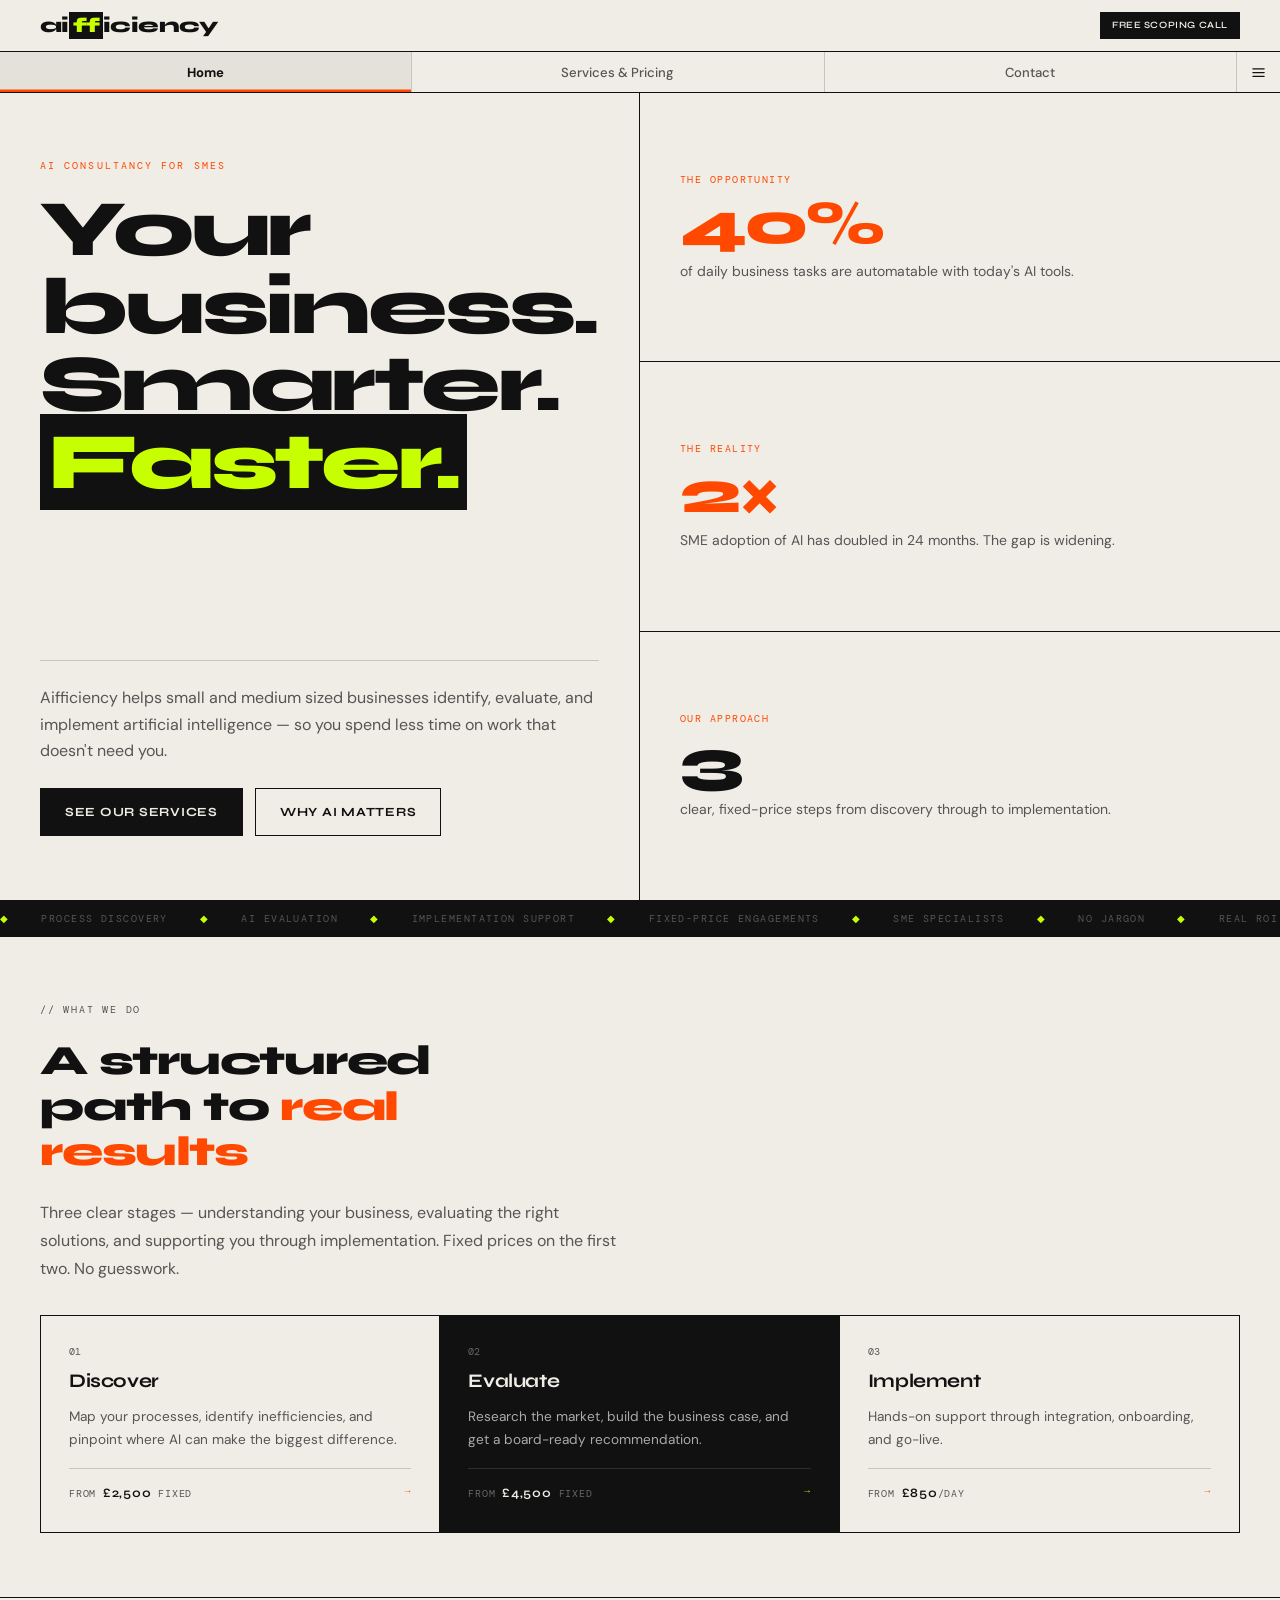
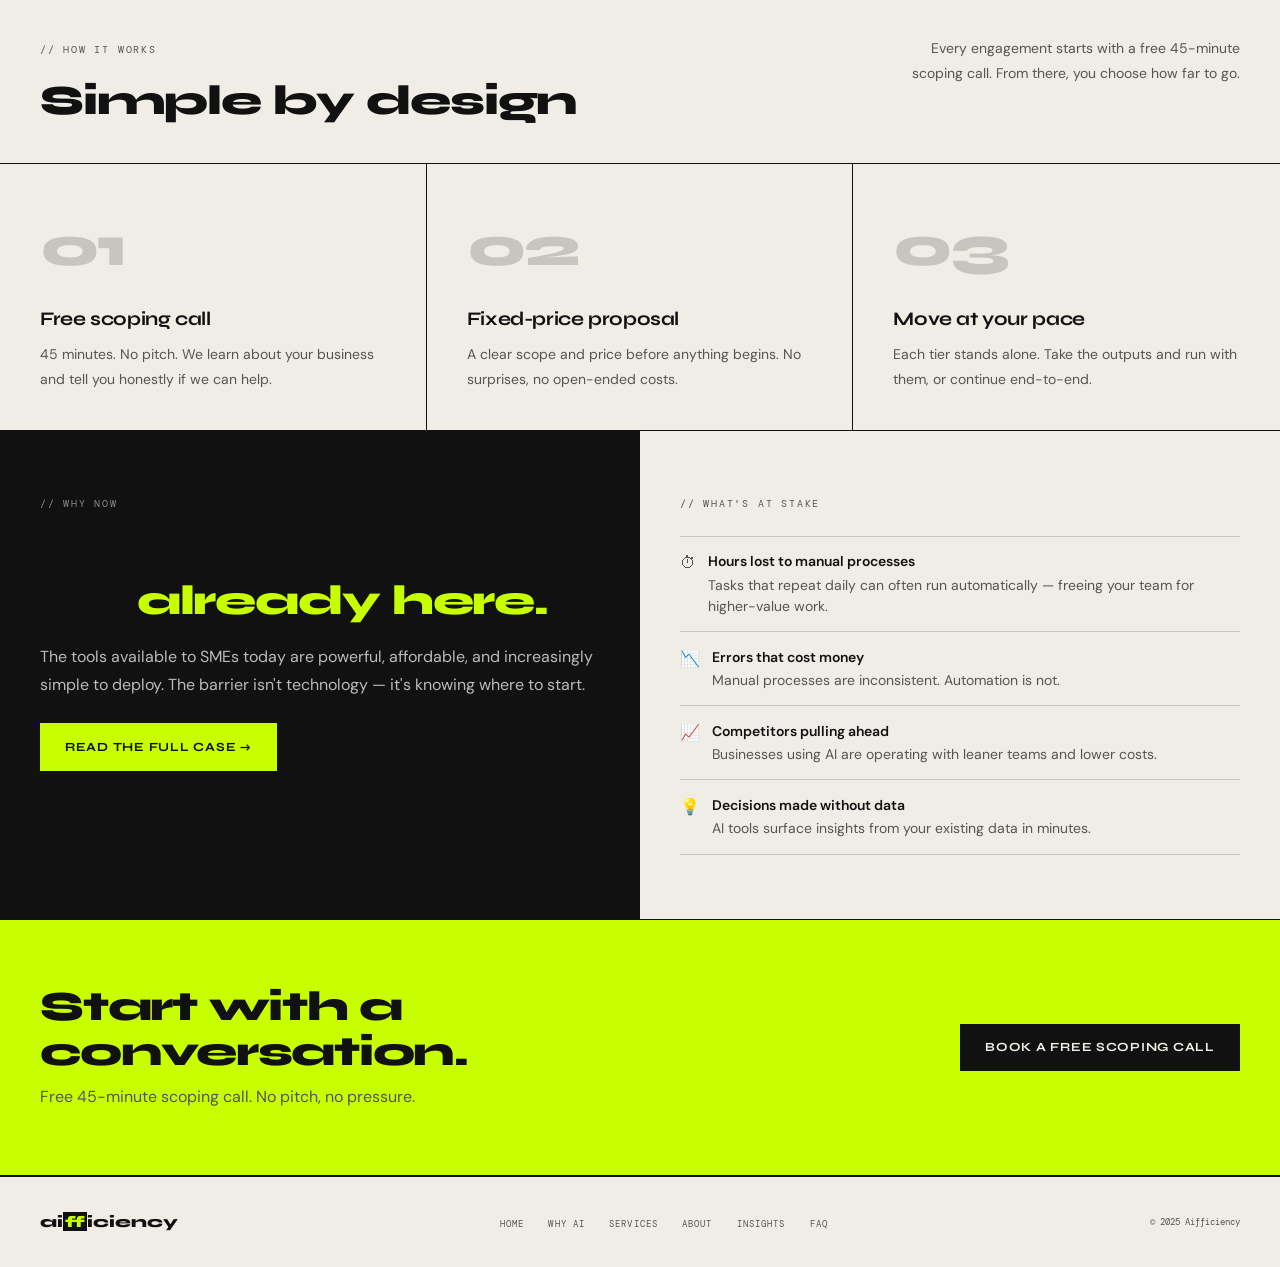
<file: index.html>
<!DOCTYPE html>
<html lang="en">
<head>
<meta charset="UTF-8">
<meta name="viewport" content="width=device-width,initial-scale=1,viewport-fit=cover">
<title>Aifficiency — Unlock Efficiency with AI</title>
<link href="https://fonts.googleapis.com/css2?family=Syne:wght@700;800&family=DM+Mono:wght@400;500&family=DM+Sans:wght@400;500;600&display=swap" rel="stylesheet">
<style>

*,*::before,*::after{box-sizing:border-box;margin:0;padding:0}
html{scroll-behavior:smooth;-webkit-text-size-adjust:100%}
body{background:#f0ede6;color:#111;font-family:'DM Sans',sans-serif;font-size:16px;line-height:1.6;overflow-x:hidden;-webkit-font-smoothing:antialiased}
img,svg,video{max-width:100%;height:auto;display:block}

/* ── TOKENS ── */
:root{
  --bg:#f0ede6;--ink:#111;--mid:#555;--card:#e4e1da;
  --dark:#111;--acid:#c8ff00;--orange:#ff4800;--border:#c8c5be;
  --p:clamp(1rem,4vw,2.5rem);
}

/* ── TYPE ── */
.mono{font-family:'DM Mono',monospace}
.syne{font-family:'Syne',sans-serif}
.eyebrow{font-family:'DM Mono',monospace;font-size:.65rem;letter-spacing:.2em;text-transform:uppercase;color:var(--orange);margin-bottom:1rem}
.label{font-family:'DM Mono',monospace;font-size:.62rem;letter-spacing:.18em;text-transform:uppercase;color:var(--mid);margin-bottom:1.25rem}
h1{font-family:'Syne',sans-serif;font-weight:800;font-size:clamp(2.2rem,7vw,5rem);letter-spacing:-.04em;line-height:.97;color:#111}
h1 em{font-style:normal;background:#111;color:var(--acid);padding:0 .1em}
h2{font-family:'Syne',sans-serif;font-weight:800;font-size:clamp(1.5rem,4vw,2.6rem);letter-spacing:-.03em;line-height:1.1;color:#111}
h2 em{font-style:normal;color:var(--orange)}
h2.acid em{color:var(--acid)}
h3{font-family:'Syne',sans-serif;font-weight:700;font-size:clamp(1rem,2.5vw,1.2rem);letter-spacing:-.02em;color:#111}
p{color:var(--mid);line-height:1.75;font-size:clamp(.875rem,2vw,1rem)}
p+p{margin-top:.875rem}
strong{color:#111;font-weight:600}
a{text-decoration:none;color:inherit}

/* ── BUTTONS ── */
.btn{display:inline-block;font-family:'Syne',sans-serif;font-weight:700;font-size:.78rem;letter-spacing:.06em;text-transform:uppercase;padding:.8rem 1.5rem;border:1.5px solid #111;transition:background .15s,color .15s,border-color .15s;text-align:center;cursor:pointer}
.btn-dark{background:#111;color:var(--bg)}
.btn-dark:hover{background:var(--orange);border-color:var(--orange);color:#fff}
.btn-ghost{background:transparent;color:#111}
.btn-ghost:hover{background:var(--card)}
.btn-acid{background:var(--acid);color:#111;border-color:var(--acid)}
.btn-acid:hover{background:#b0e000;border-color:#b0e000}
.btn-block{display:block;width:100%}

/* ── LAYOUT ── */
.container{padding:clamp(2.5rem,5vw,5rem) var(--p)}
.container-sm{padding:clamp(1.5rem,3vw,3rem) var(--p)}
.border-b{border-bottom:1.5px solid #111}
.border-t{border-top:1.5px solid #111}

/* Two col grid */
.grid-2{display:grid;grid-template-columns:1fr 1fr;gap:0}
/* Three col grid */
.grid-3{display:grid;grid-template-columns:repeat(3,1fr);gap:0}

/* Bordered grid cells */
.cell{border-right:1.5px solid #111;border-bottom:1.5px solid #111;padding:clamp(1.25rem,3vw,2rem)}
.cell:last-child,.cell.no-right{border-right:none}
.cell.no-bottom{border-bottom:none}
.cell-dark{background:#111;color:var(--bg)}
.cell-dark h2,.cell-dark h3,.cell-dark p,.cell-dark strong{color:var(--bg)}
.cell-dark p{color:#bbb}
.cell-dark strong{color:var(--bg)}
.cell-dark .label{color:#888}
.cell-dark .eyebrow{color:var(--acid)}

/* ── NAV ── */
.site-header{position:sticky;top:0;z-index:200;background:var(--bg)}
.header-bar{height:52px;padding:0 var(--p);display:flex;align-items:center;justify-content:space-between;border-bottom:1.5px solid #111}
.nav-logo{font-family:'Syne',sans-serif;font-weight:800;font-size:clamp(.95rem,3vw,1.3rem);letter-spacing:-.03em;color:#111;flex-shrink:0}
.nav-logo em{font-style:normal;background:#111;color:var(--acid);padding:.05em .18em}
.nav-cta-btn{font-family:'Syne',sans-serif;font-weight:600;font-size:.6rem;letter-spacing:.06em;text-transform:uppercase;background:#111;color:var(--bg);padding:.3rem .7rem;border:1px solid #111;white-space:nowrap;transition:background .15s}
.nav-cta-btn:hover{background:var(--orange);border-color:var(--orange)}
.nav-bar{border-bottom:1.5px solid #111;position:relative;background:var(--bg)}
.nav-bar-inner{display:flex;align-items:stretch;height:40px}
.nav-primary{display:flex;flex:1;min-width:0}
.nav-primary a{font-family:'DM Sans',sans-serif;font-size:clamp(.7rem,2vw,.82rem);font-weight:500;color:var(--mid);display:flex;align-items:center;justify-content:center;flex:1;padding:0 .5rem;border-right:1px solid var(--border);white-space:nowrap;overflow:hidden;text-overflow:ellipsis;transition:background .15s,color .15s}
.nav-primary a:last-child{border-right:none}
.nav-primary a:hover{background:var(--card);color:#111}
.nav-primary a.active{font-weight:700;color:#111;background:var(--card);box-shadow:inset 0 -2.5px 0 var(--orange)}
.nav-hamburger{width:44px;flex-shrink:0;border:none;border-left:1px solid var(--border);background:transparent;display:flex;align-items:center;justify-content:center;cursor:pointer;transition:background .15s;color:#111;padding:0}
.nav-hamburger:hover{background:var(--card)}
.nav-hamburger svg{width:15px;height:15px;stroke:#111;stroke-width:2;fill:none;stroke-linecap:round}
.nav-dropdown{display:none;position:absolute;top:100%;right:0;background:var(--bg);border:1.5px solid #111;border-top:none;min-width:190px;z-index:300;box-shadow:3px 3px 0 rgba(0,0,0,.07)}
.nav-dropdown.open{display:block}
.nav-dropdown a{font-size:.85rem;font-weight:500;color:#111;display:block;padding:.8rem 1.1rem;border-bottom:1px solid var(--border);transition:background .15s}
.nav-dropdown a:last-child{border-bottom:none}
.nav-dropdown a:hover{background:var(--card)}
.nav-dropdown a.active{font-weight:700;border-left:3px solid var(--orange);padding-left:calc(1.1rem - 3px)}
.nav-overlay{display:none;position:fixed;inset:0;z-index:199}
.nav-overlay.open{display:block}

/* ── MARQUEE ── */
.marquee-wrap{background:#111;border-bottom:1.5px solid #111;padding:.6rem 0;overflow:hidden}
.marquee-inner{display:flex;gap:2rem;white-space:nowrap;animation:marquee 25s linear infinite;width:max-content}
.marquee-inner span{font-family:'DM Mono',monospace;font-size:.6rem;letter-spacing:.15em;text-transform:uppercase;color:#555}
.marquee-inner span.accent{color:var(--acid)}
@keyframes marquee{from{transform:translateX(0)}to{transform:translateX(-50%)}}

/* ── HERO ── */
.hero{display:grid;grid-template-columns:1fr 1fr;border-bottom:1.5px solid #111;min-height:calc(100svh - 92px)}
.hero-left{padding:clamp(2rem,5vw,5rem) var(--p);border-right:1.5px solid #111;display:flex;flex-direction:column;justify-content:space-between;gap:2rem}
.hero-right{display:flex;flex-direction:column}
.hero-stat-block{flex:1;padding:clamp(1.5rem,3vw,2.5rem) var(--p);border-bottom:1.5px solid #111;display:flex;flex-direction:column;justify-content:center}
.hero-stat-block:last-child{border-bottom:none}
.stat-tag{font-family:'DM Mono',monospace;font-size:.6rem;letter-spacing:.15em;text-transform:uppercase;color:var(--orange);margin-bottom:.4rem}
.stat-num{font-family:'Syne',sans-serif;font-weight:800;font-size:clamp(2rem,5vw,3.8rem);letter-spacing:-.05em;line-height:1;color:#111;margin-bottom:.4rem}
.stat-num em{font-style:normal;color:var(--orange)}
.stat-desc{font-size:clamp(.78rem,1.5vw,.875rem);color:var(--mid);line-height:1.55}
.hero-tagline{font-size:clamp(.875rem,2vw,1rem);color:var(--mid);line-height:1.65;padding-top:1.5rem;border-top:1.5px solid var(--border);margin-bottom:1.5rem}
.hero-actions{display:flex;gap:.75rem;flex-wrap:wrap}

/* ── CTA BANNER ── */
.cta-banner{background:var(--acid);padding:clamp(2rem,5vw,4rem) var(--p);display:flex;align-items:center;justify-content:space-between;gap:1.5rem;border-bottom:1.5px solid #111}
.cta-banner h2{color:#111;max-width:500px}
.cta-banner h2 em{color:#111;background:none}

/* ── FOOTER ── */
footer{padding:clamp(1.25rem,3vw,2rem) var(--p);display:flex;justify-content:space-between;align-items:center;flex-wrap:wrap;gap:1rem;border-top:1.5px solid #111}
.footer-logo{font-family:'Syne',sans-serif;font-weight:800;font-size:1rem;color:#111}
.footer-logo em{font-style:normal;background:#111;color:var(--acid);padding:0 .12em}
.footer-links{display:flex;gap:1.5rem;list-style:none;flex-wrap:wrap}
.footer-links a{font-family:'DM Mono',monospace;font-size:.58rem;letter-spacing:.12em;text-transform:uppercase;color:var(--mid)}
.footer-links a:hover{color:#111}
.footer-note{font-family:'DM Mono',monospace;font-size:.55rem;color:var(--mid)}

/* ── PROCESS STRIP ── */
.process-strip{display:flex;border-bottom:1.5px solid #111;overflow-x:auto;-webkit-overflow-scrolling:touch}
.process-step{flex:1;min-width:120px;padding:1rem var(--p);border-right:1.5px solid #111;display:flex;align-items:center;gap:.75rem}
.process-step:last-child{border-right:none}
.step-num{font-family:'DM Mono',monospace;font-size:.6rem;color:var(--orange);flex-shrink:0}
.step-name{font-family:'Syne',sans-serif;font-weight:700;font-size:.78rem;letter-spacing:.05em;text-transform:uppercase}

/* ── FAQ ── */
.faq-item{border-bottom:1px solid var(--border)}
.faq-q{font-size:.92rem;font-weight:600;color:#111;padding:1.1rem 0;display:flex;justify-content:space-between;align-items:center;gap:1rem;cursor:pointer}
.faq-toggle{color:var(--orange);font-size:1.2rem;flex-shrink:0;transition:transform .2s;line-height:1}
.faq-a{font-size:.875rem;color:var(--mid);line-height:1.8;max-height:0;overflow:hidden;transition:max-height .35s ease,padding .2s}
.faq-item.open .faq-a{max-height:300px;padding-bottom:1.25rem}
.faq-item.open .faq-toggle{transform:rotate(45deg)}

/* ── FORM ── */
.form-group{margin-bottom:1.25rem}
.form-label{font-family:'DM Mono',monospace;font-size:.6rem;letter-spacing:.15em;text-transform:uppercase;color:var(--mid);display:block;margin-bottom:.4rem}
.form-input{width:100%;padding:.8rem .9rem;border:1.5px solid var(--border);background:var(--bg);font-family:'DM Sans',sans-serif;font-size:.9rem;color:#111;outline:none;border-radius:0;-webkit-appearance:none;transition:border-color .15s}
.form-input:focus{border-color:#111}
.form-input::placeholder{color:var(--border)}
textarea.form-input{resize:vertical;min-height:110px}
.form-row{display:grid;grid-template-columns:1fr 1fr;gap:1rem}
.form-submit{font-family:'Syne',sans-serif;font-weight:700;font-size:.78rem;letter-spacing:.06em;text-transform:uppercase;background:#111;color:var(--bg);padding:.9rem 1.5rem;border:1.5px solid #111;width:100%;cursor:pointer;margin-top:.5rem;transition:background .15s}
.form-submit:hover{background:var(--orange);border-color:var(--orange)}
.form-note{font-family:'DM Mono',monospace;font-size:.58rem;color:var(--mid);margin-top:.75rem;line-height:1.6;text-align:center}

/* ── ANIMATIONS ── */
@keyframes fadeUp{from{opacity:0;transform:translateY(16px)}to{opacity:1;transform:translateY(0)}}
.fade-in{opacity:0;transform:translateY(16px)}
.fade-in.visible{animation:fadeUp .5s forwards}

/* ── TABLET 768px ── */
@media(max-width:768px){
  .hero{grid-template-columns:1fr;min-height:auto}
  .hero-left{border-right:none;border-bottom:1.5px solid #111}
  .hero-right{display:none}
  .grid-2{grid-template-columns:1fr}
  .grid-3{grid-template-columns:1fr}
  .cell{border-right:none}
  .cell.no-right-mobile{border-right:none}
  .left-col{border-right:none;border-bottom:1.5px solid #111}
  .form-row{grid-template-columns:1fr}
  .cta-banner{flex-direction:column;align-items:flex-start}
  .cta-banner .btn{width:100%;display:block}
  footer{justify-content:center;text-align:center}
  .footer-links{justify-content:center}
}

/* ── MOBILE 480px ── */
@media(max-width:480px){
  :root{--p:1rem}
  h1{font-size:clamp(2rem,9vw,2.8rem)}
  .hero-actions{flex-direction:column}
  .hero-actions .btn{width:100%;display:block}
  .btn-primary,.btn-secondary{display:block;width:100%;text-align:center}
  footer .footer-links{display:none}
  .footer-note{text-align:center;width:100%}
  body{padding-bottom:env(safe-area-inset-bottom,0px)}
  .site-header{padding-top:env(safe-area-inset-top,0px)}
}


.what-grid{display:grid;grid-template-columns:1fr 1fr 1fr;border:1.5px solid #111;margin-top:1.5rem}
.what-card{padding:clamp(1.25rem,3vw,1.75rem);border-right:1.5px solid #111;text-decoration:none;color:#111;display:block;transition:background .2s}
.what-card:last-child{border-right:none}
.what-card:hover{background:var(--card)}
.what-card.dark-card{background:#111;color:var(--bg)}
.what-card.dark-card:hover{background:#1c1c1c}
.what-card.dark-card p{color:#aaa}
.card-num{font-family:'DM Mono',monospace;font-size:.6rem;color:var(--mid);margin-bottom:.4rem}
.dark-card .card-num{color:#666}
.card-name{font-family:'Syne',sans-serif;font-weight:800;font-size:clamp(1.1rem,2.5vw,1.4rem);margin-bottom:.5rem}
.card-price{font-family:'DM Mono',monospace;font-size:.6rem;letter-spacing:.08em;text-transform:uppercase;padding-top:.875rem;border-top:1px solid var(--border);color:var(--mid);display:flex;justify-content:space-between}
.dark-card .card-price{border-top-color:#2e2e2e;color:#666}
.card-price strong{font-family:'Syne',sans-serif;font-size:.8rem;color:#111}
.dark-card .card-price strong{color:var(--bg)}
.card-arrow{color:var(--orange)}
.dark-card .card-arrow{color:var(--acid)}
.step-row{display:grid;grid-template-columns:repeat(3,1fr)}
.step-card{padding:clamp(1.5rem,3vw,2.5rem) var(--p);border-right:1.5px solid #111}
.step-card:last-child{border-right:none}
.step-n{font-family:'Syne',sans-serif;font-weight:800;font-size:clamp(2rem,5vw,3.5rem);letter-spacing:-.05em;color:var(--border);margin-bottom:.75rem}
.why-grid{display:grid;grid-template-columns:1fr 1fr;border-bottom:1.5px solid #111}
.why-dark{background:#111;color:var(--bg);padding:clamp(2rem,5vw,4rem) var(--p);border-right:1.5px solid #111}
.why-dark .label{color:#888}
.why-dark p{color:#bbb}
.why-dark h2 em{color:var(--acid)}
.why-light{padding:clamp(2rem,5vw,4rem) var(--p)}
.why-list{list-style:none;margin-top:1.5rem}
.why-list li{padding:.9rem 0;border-bottom:1px solid var(--border);display:flex;gap:.75rem;font-size:clamp(.8rem,1.5vw,.875rem);color:var(--mid);line-height:1.5}
.why-list li:first-child{border-top:1px solid var(--border)}
.why-list li strong{display:block;color:#111;margin-bottom:.15rem}
.why-icon{font-size:1rem;flex-shrink:0}
@media(max-width:768px){
  .what-grid{grid-template-columns:1fr}
  .what-card{border-right:none;border-bottom:1.5px solid #111}
  .what-card:last-child{border-bottom:none}
  .step-row{grid-template-columns:1fr}
  .step-card{border-right:none;border-bottom:1.5px solid #111}
  .step-card:last-child{border-bottom:none}
  .why-grid{grid-template-columns:1fr}
  .why-dark{border-right:none;border-bottom:1.5px solid #111}
}

</style>
</head>
<body>
<header class="site-header">
  <div class="header-bar">
    <a href="index.html" class="nav-logo">ai<em>ff</em>iciency</a>
    <a href="aifficiency-contact.html" class="nav-cta-btn">Free Scoping Call</a>
  </div>
  <nav class="nav-bar">
    <div class="nav-bar-inner">
      <div class="nav-primary"><a href="index.html" class="active">Home</a><a href="aifficiency-pricing.html" class="">Services & Pricing</a><a href="aifficiency-contact.html" class="">Contact</a></div>
      <button class="nav-hamburger" id="navBtn" aria-label="More">
        <svg viewBox="0 0 24 24"><line x1="3" y1="6" x2="21" y2="6"/><line x1="3" y1="12" x2="21" y2="12"/><line x1="3" y1="18" x2="21" y2="18"/></svg>
      </button>
    </div>
    <div class="nav-dropdown" id="navDropdown"><a href="aifficiency-why.html" class="">Why AI</a><a href="aifficiency-about.html" class="">About</a><a href="aifficiency-insights.html" class="">Insights</a><a href="aifficiency-faq.html" class="">FAQ</a><a href="aifficiency-aiready.html" class="">Is AI Right For Me?</a></div>
  </nav>
  <div class="nav-overlay" id="navOverlay"></div>
</header>

<section class="hero">
  <div class="hero-left">
    <div>
      <p class="eyebrow">AI consultancy for SMEs</p>
      <h1>Your business.<br>Smarter.<br><em>Faster.</em></h1>
    </div>
    <div>
      <p class="hero-tagline">Aifficiency helps small and medium sized businesses identify, evaluate, and implement artificial intelligence — so you spend less time on work that doesn't need you.</p>
      <div class="hero-actions">
        <a href="aifficiency-pricing.html" class="btn btn-dark">See our services</a>
        <a href="aifficiency-why.html" class="btn btn-ghost">Why AI matters</a>
      </div>
    </div>
  </div>
  <div class="hero-right">
    <div class="hero-stat-block">
      <div class="stat-tag">The opportunity</div>
      <div class="stat-num"><em>40%</em></div>
      <p class="stat-desc">of daily business tasks are automatable with today's AI tools.</p>
    </div>
    <div class="hero-stat-block">
      <div class="stat-tag">The reality</div>
      <div class="stat-num"><em>2×</em></div>
      <p class="stat-desc">SME adoption of AI has doubled in 24 months. The gap is widening.</p>
    </div>
    <div class="hero-stat-block">
      <div class="stat-tag">Our approach</div>
      <div class="stat-num">3</div>
      <p class="stat-desc">clear, fixed-price steps from discovery through to implementation.</p>
    </div>
  </div>
</section>

<div class="marquee-wrap">
  <div class="marquee-inner">
    <span class="accent">◆</span><span>Process Discovery</span>
    <span class="accent">◆</span><span>AI Evaluation</span>
    <span class="accent">◆</span><span>Implementation Support</span>
    <span class="accent">◆</span><span>Fixed-Price Engagements</span>
    <span class="accent">◆</span><span>SME Specialists</span>
    <span class="accent">◆</span><span>No Jargon</span>
    <span class="accent">◆</span><span>Real ROI</span>
    <span class="accent">◆</span><span>Process Discovery</span>
    <span class="accent">◆</span><span>AI Evaluation</span>
    <span class="accent">◆</span><span>Implementation Support</span>
    <span class="accent">◆</span><span>Fixed-Price Engagements</span>
    <span class="accent">◆</span><span>SME Specialists</span>
    <span class="accent">◆</span><span>No Jargon</span>
    <span class="accent">◆</span><span>Real ROI</span>
  </div>
</div>

<section class="container border-b">
  <p class="label">// What we do</p>
  <h2 style="max-width:480px;margin-bottom:1.5rem">A structured path to <em>real results</em></h2>
  <p style="max-width:580px;margin-bottom:2rem">Three clear stages — understanding your business, evaluating the right solutions, and supporting you through implementation. Fixed prices on the first two. No guesswork.</p>
  <div class="what-grid">
    <a href="aifficiency-pricing.html" class="what-card">
      <div class="card-num">01</div>
      <h3 style="margin-bottom:.5rem">Discover</h3>
      <p style="font-size:.85rem;margin-bottom:1rem">Map your processes, identify inefficiencies, and pinpoint where AI can make the biggest difference.</p>
      <div class="card-price"><span>From <strong>£2,500</strong> fixed</span><span class="card-arrow">→</span></div>
    </a>
    <a href="aifficiency-pricing.html" class="what-card dark-card">
      <div class="card-num">02</div>
      <h3 style="margin-bottom:.5rem;color:var(--bg)">Evaluate</h3>
      <p style="font-size:.85rem;margin-bottom:1rem">Research the market, build the business case, and get a board-ready recommendation.</p>
      <div class="card-price"><span>From <strong>£4,500</strong> fixed</span><span class="card-arrow">→</span></div>
    </a>
    <a href="aifficiency-pricing.html" class="what-card">
      <div class="card-num">03</div>
      <h3 style="margin-bottom:.5rem">Implement</h3>
      <p style="font-size:.85rem;margin-bottom:1rem">Hands-on support through integration, onboarding, and go-live.</p>
      <div class="card-price"><span>From <strong>£850</strong>/day</span><span class="card-arrow">→</span></div>
    </a>
  </div>
</section>

<section class="border-b">
  <div class="container-sm border-b" style="display:flex;justify-content:space-between;align-items:baseline;flex-wrap:wrap;gap:1rem">
    <div>
      <p class="label">// How it works</p>
      <h2>Simple by design</h2>
    </div>
    <p style="max-width:360px;font-size:.875rem;text-align:right">Every engagement starts with a free 45-minute scoping call. From there, you choose how far to go.</p>
  </div>
  <div class="step-row">
    <div class="step-card fade-in">
      <div class="step-n">01</div>
      <h3 style="margin-bottom:.5rem">Free scoping call</h3>
      <p style="font-size:.875rem">45 minutes. No pitch. We learn about your business and tell you honestly if we can help.</p>
    </div>
    <div class="step-card fade-in">
      <div class="step-n">02</div>
      <h3 style="margin-bottom:.5rem">Fixed-price proposal</h3>
      <p style="font-size:.875rem">A clear scope and price before anything begins. No surprises, no open-ended costs.</p>
    </div>
    <div class="step-card fade-in">
      <div class="step-n">03</div>
      <h3 style="margin-bottom:.5rem">Move at your pace</h3>
      <p style="font-size:.875rem">Each tier stands alone. Take the outputs and run with them, or continue end-to-end.</p>
    </div>
  </div>
</section>

<div class="why-grid">
  <div class="why-dark fade-in">
    <p class="label">// Why now</p>
    <h2 class="acid" style="margin-bottom:1.25rem">AI isn't coming.<br>It's <em>already here.</em></h2>
    <p style="margin-bottom:1.5rem">The tools available to SMEs today are powerful, affordable, and increasingly simple to deploy. The barrier isn't technology — it's knowing where to start.</p>
    <a href="aifficiency-why.html" class="btn btn-acid">Read the full case →</a>
  </div>
  <div class="why-light">
    <p class="label">// What's at stake</p>
    <ul class="why-list">
      <li><span class="why-icon">⏱</span><div><strong>Hours lost to manual processes</strong>Tasks that repeat daily can often run automatically — freeing your team for higher-value work.</div></li>
      <li><span class="why-icon">📉</span><div><strong>Errors that cost money</strong>Manual processes are inconsistent. Automation is not.</div></li>
      <li><span class="why-icon">📈</span><div><strong>Competitors pulling ahead</strong>Businesses using AI are operating with leaner teams and lower costs.</div></li>
      <li><span class="why-icon">💡</span><div><strong>Decisions made without data</strong>AI tools surface insights from your existing data in minutes.</div></li>
    </ul>
  </div>
</div>

<div class="cta-banner">
  <div>
    <h2>Start with a conversation.</h2>
    <p style="margin-top:.5rem;color:var(--mid)">Free 45-minute scoping call. No pitch, no pressure.</p>
  </div>
  <a href="aifficiency-contact.html" class="btn btn-dark">Book a free scoping call</a>
</div>


<footer>
  <div class="footer-logo">ai<em>ff</em>iciency</div>
  <ul class="footer-links">
    <li><a href="index.html">Home</a></li>
    <li><a href="aifficiency-why.html">Why AI</a></li>
    <li><a href="aifficiency-pricing.html">Services</a></li>
    <li><a href="aifficiency-about.html">About</a></li>
    <li><a href="aifficiency-insights.html">Insights</a></li>
    <li><a href="aifficiency-faq.html">FAQ</a></li>
  </ul>
  <div class="footer-note">© 2025 Aifficiency</div>
</footer>


<script>
const btn=document.getElementById('navBtn');
const dd=document.getElementById('navDropdown');
const ov=document.getElementById('navOverlay');
if(btn){
  btn.addEventListener('click',()=>{dd.classList.toggle('open');ov.classList.toggle('open')});
  ov.addEventListener('click',()=>{dd.classList.remove('open');ov.classList.remove('open')});
}
// Scroll fade-ins
const obs=new IntersectionObserver(els=>els.forEach(e=>{if(e.isIntersecting)e.target.classList.add('visible')}),{threshold:.1});
document.querySelectorAll('.fade-in').forEach(el=>obs.observe(el));
</script>

</body>
</html>
</file>
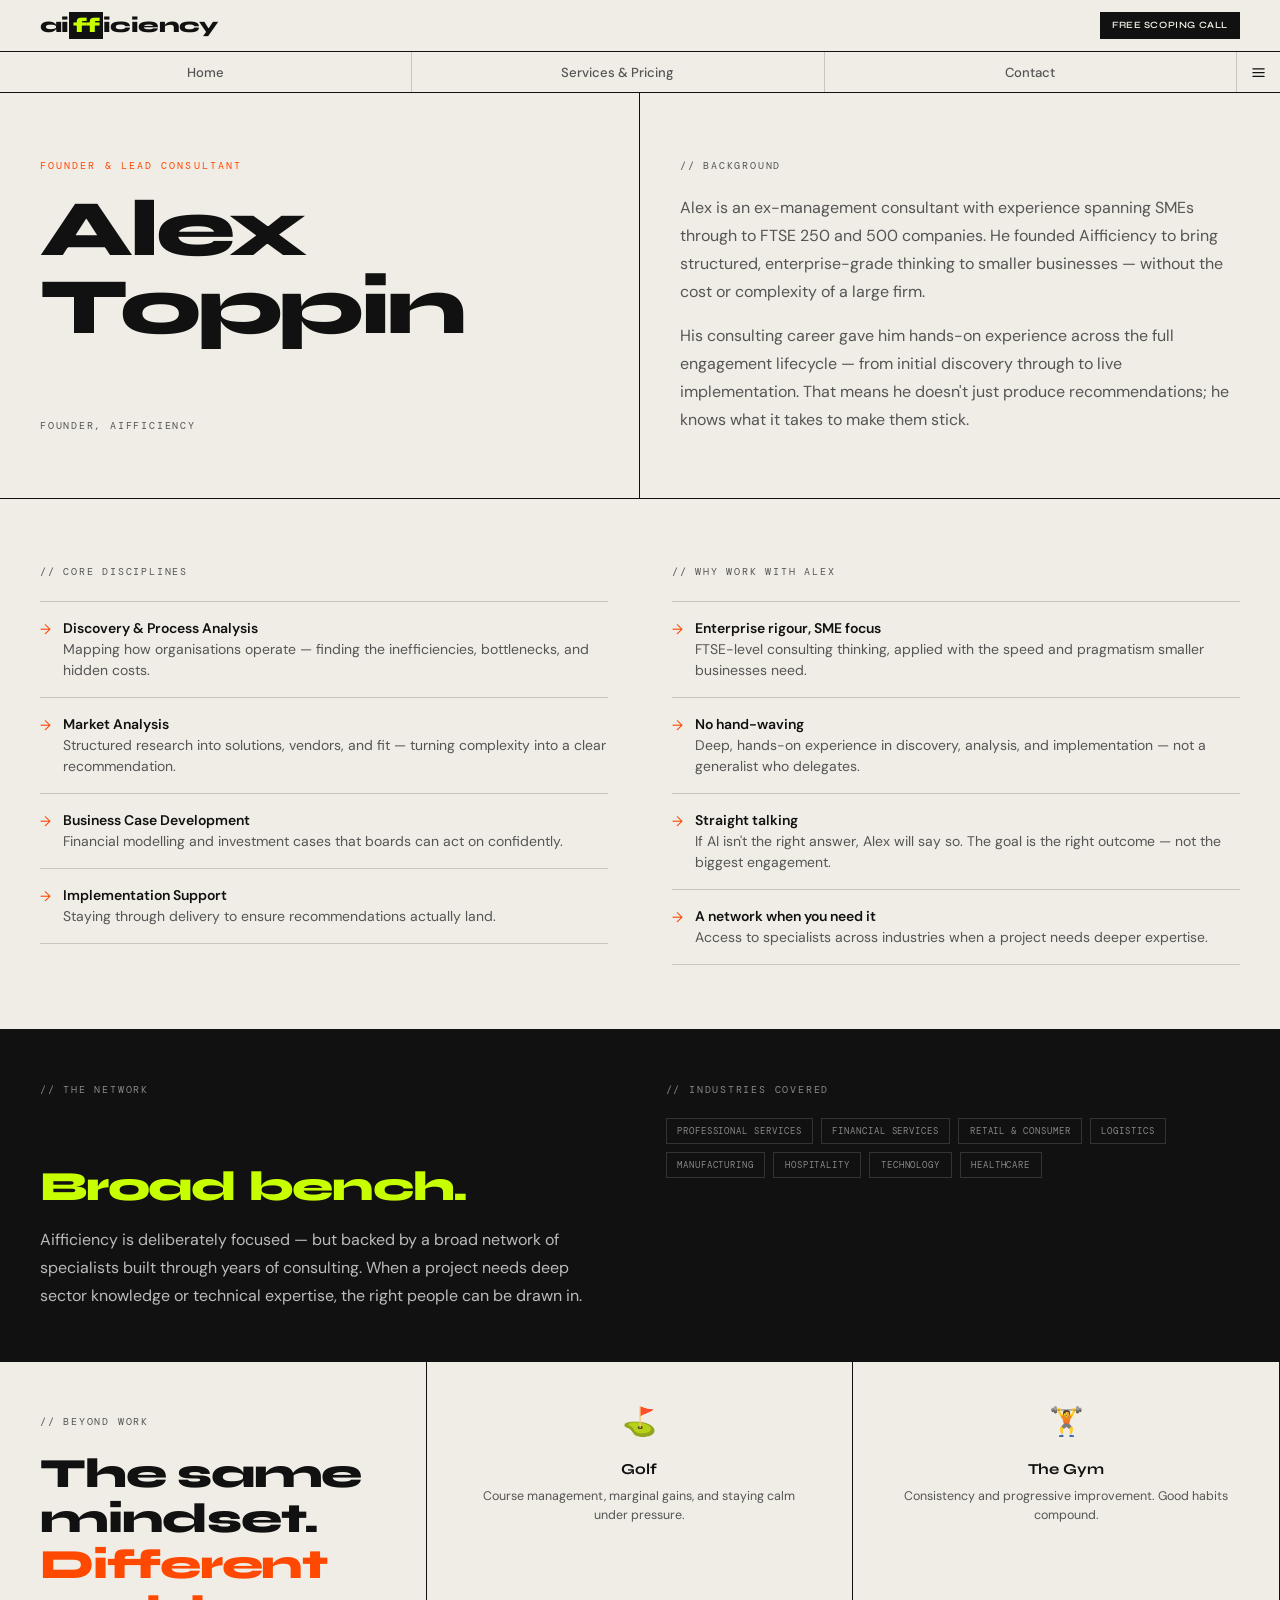
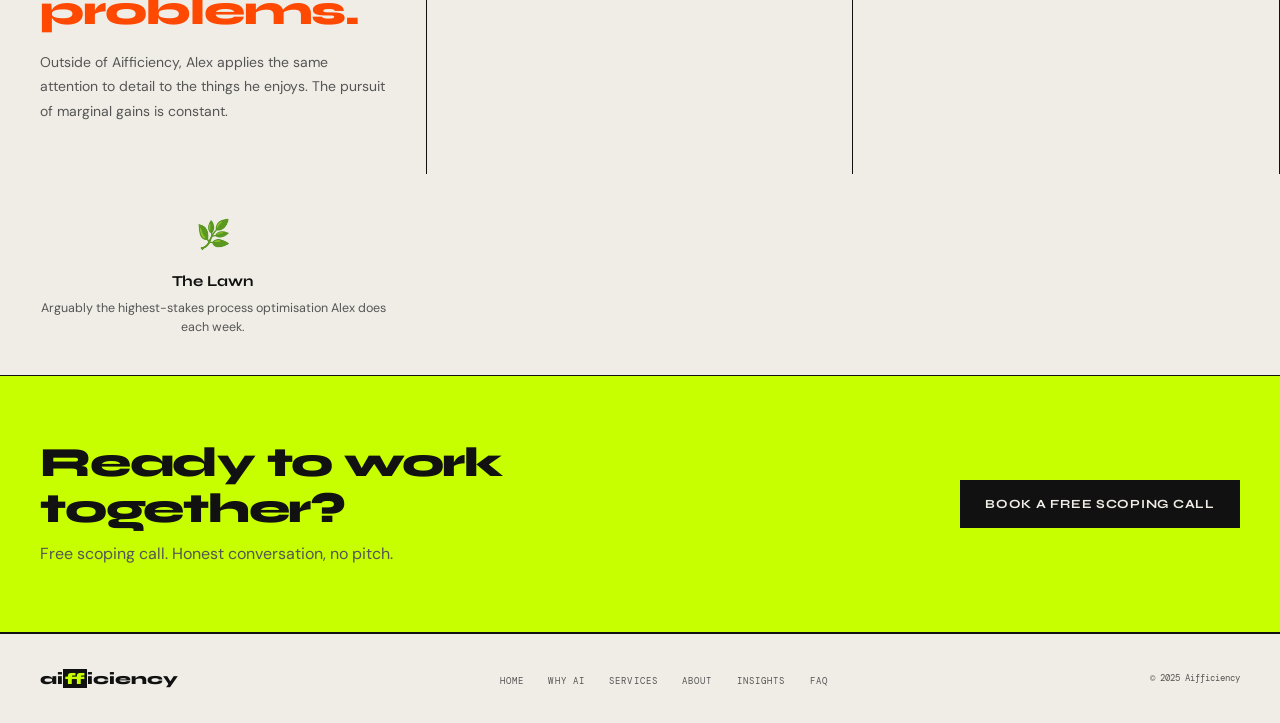
<file: aifficiency-about.html>
<!DOCTYPE html>
<html lang="en">
<head>
<meta charset="UTF-8">
<meta name="viewport" content="width=device-width,initial-scale=1,viewport-fit=cover">
<title>Aifficiency — About Alex Toppin</title>
<link href="https://fonts.googleapis.com/css2?family=Syne:wght@700;800&family=DM+Mono:wght@400;500&family=DM+Sans:wght@400;500;600&display=swap" rel="stylesheet">
<style>

*,*::before,*::after{box-sizing:border-box;margin:0;padding:0}
html{scroll-behavior:smooth;-webkit-text-size-adjust:100%}
body{background:#f0ede6;color:#111;font-family:'DM Sans',sans-serif;font-size:16px;line-height:1.6;overflow-x:hidden;-webkit-font-smoothing:antialiased}
img,svg,video{max-width:100%;height:auto;display:block}

/* ── TOKENS ── */
:root{
  --bg:#f0ede6;--ink:#111;--mid:#555;--card:#e4e1da;
  --dark:#111;--acid:#c8ff00;--orange:#ff4800;--border:#c8c5be;
  --p:clamp(1rem,4vw,2.5rem);
}

/* ── TYPE ── */
.mono{font-family:'DM Mono',monospace}
.syne{font-family:'Syne',sans-serif}
.eyebrow{font-family:'DM Mono',monospace;font-size:.65rem;letter-spacing:.2em;text-transform:uppercase;color:var(--orange);margin-bottom:1rem}
.label{font-family:'DM Mono',monospace;font-size:.62rem;letter-spacing:.18em;text-transform:uppercase;color:var(--mid);margin-bottom:1.25rem}
h1{font-family:'Syne',sans-serif;font-weight:800;font-size:clamp(2.2rem,7vw,5rem);letter-spacing:-.04em;line-height:.97;color:#111}
h1 em{font-style:normal;background:#111;color:var(--acid);padding:0 .1em}
h2{font-family:'Syne',sans-serif;font-weight:800;font-size:clamp(1.5rem,4vw,2.6rem);letter-spacing:-.03em;line-height:1.1;color:#111}
h2 em{font-style:normal;color:var(--orange)}
h2.acid em{color:var(--acid)}
h3{font-family:'Syne',sans-serif;font-weight:700;font-size:clamp(1rem,2.5vw,1.2rem);letter-spacing:-.02em;color:#111}
p{color:var(--mid);line-height:1.75;font-size:clamp(.875rem,2vw,1rem)}
p+p{margin-top:.875rem}
strong{color:#111;font-weight:600}
a{text-decoration:none;color:inherit}

/* ── BUTTONS ── */
.btn{display:inline-block;font-family:'Syne',sans-serif;font-weight:700;font-size:.78rem;letter-spacing:.06em;text-transform:uppercase;padding:.8rem 1.5rem;border:1.5px solid #111;transition:background .15s,color .15s,border-color .15s;text-align:center;cursor:pointer}
.btn-dark{background:#111;color:var(--bg)}
.btn-dark:hover{background:var(--orange);border-color:var(--orange);color:#fff}
.btn-ghost{background:transparent;color:#111}
.btn-ghost:hover{background:var(--card)}
.btn-acid{background:var(--acid);color:#111;border-color:var(--acid)}
.btn-acid:hover{background:#b0e000;border-color:#b0e000}
.btn-block{display:block;width:100%}

/* ── LAYOUT ── */
.container{padding:clamp(2.5rem,5vw,5rem) var(--p)}
.container-sm{padding:clamp(1.5rem,3vw,3rem) var(--p)}
.border-b{border-bottom:1.5px solid #111}
.border-t{border-top:1.5px solid #111}

/* Two col grid */
.grid-2{display:grid;grid-template-columns:1fr 1fr;gap:0}
/* Three col grid */
.grid-3{display:grid;grid-template-columns:repeat(3,1fr);gap:0}

/* Bordered grid cells */
.cell{border-right:1.5px solid #111;border-bottom:1.5px solid #111;padding:clamp(1.25rem,3vw,2rem)}
.cell:last-child,.cell.no-right{border-right:none}
.cell.no-bottom{border-bottom:none}
.cell-dark{background:#111;color:var(--bg)}
.cell-dark h2,.cell-dark h3,.cell-dark p,.cell-dark strong{color:var(--bg)}
.cell-dark p{color:#bbb}
.cell-dark strong{color:var(--bg)}
.cell-dark .label{color:#888}
.cell-dark .eyebrow{color:var(--acid)}

/* ── NAV ── */
.site-header{position:sticky;top:0;z-index:200;background:var(--bg)}
.header-bar{height:52px;padding:0 var(--p);display:flex;align-items:center;justify-content:space-between;border-bottom:1.5px solid #111}
.nav-logo{font-family:'Syne',sans-serif;font-weight:800;font-size:clamp(.95rem,3vw,1.3rem);letter-spacing:-.03em;color:#111;flex-shrink:0}
.nav-logo em{font-style:normal;background:#111;color:var(--acid);padding:.05em .18em}
.nav-cta-btn{font-family:'Syne',sans-serif;font-weight:600;font-size:.6rem;letter-spacing:.06em;text-transform:uppercase;background:#111;color:var(--bg);padding:.3rem .7rem;border:1px solid #111;white-space:nowrap;transition:background .15s}
.nav-cta-btn:hover{background:var(--orange);border-color:var(--orange)}
.nav-bar{border-bottom:1.5px solid #111;position:relative;background:var(--bg)}
.nav-bar-inner{display:flex;align-items:stretch;height:40px}
.nav-primary{display:flex;flex:1;min-width:0}
.nav-primary a{font-family:'DM Sans',sans-serif;font-size:clamp(.7rem,2vw,.82rem);font-weight:500;color:var(--mid);display:flex;align-items:center;justify-content:center;flex:1;padding:0 .5rem;border-right:1px solid var(--border);white-space:nowrap;overflow:hidden;text-overflow:ellipsis;transition:background .15s,color .15s}
.nav-primary a:last-child{border-right:none}
.nav-primary a:hover{background:var(--card);color:#111}
.nav-primary a.active{font-weight:700;color:#111;background:var(--card);box-shadow:inset 0 -2.5px 0 var(--orange)}
.nav-hamburger{width:44px;flex-shrink:0;border:none;border-left:1px solid var(--border);background:transparent;display:flex;align-items:center;justify-content:center;cursor:pointer;transition:background .15s;color:#111;padding:0}
.nav-hamburger:hover{background:var(--card)}
.nav-hamburger svg{width:15px;height:15px;stroke:#111;stroke-width:2;fill:none;stroke-linecap:round}
.nav-dropdown{display:none;position:absolute;top:100%;right:0;background:var(--bg);border:1.5px solid #111;border-top:none;min-width:190px;z-index:300;box-shadow:3px 3px 0 rgba(0,0,0,.07)}
.nav-dropdown.open{display:block}
.nav-dropdown a{font-size:.85rem;font-weight:500;color:#111;display:block;padding:.8rem 1.1rem;border-bottom:1px solid var(--border);transition:background .15s}
.nav-dropdown a:last-child{border-bottom:none}
.nav-dropdown a:hover{background:var(--card)}
.nav-dropdown a.active{font-weight:700;border-left:3px solid var(--orange);padding-left:calc(1.1rem - 3px)}
.nav-overlay{display:none;position:fixed;inset:0;z-index:199}
.nav-overlay.open{display:block}

/* ── MARQUEE ── */
.marquee-wrap{background:#111;border-bottom:1.5px solid #111;padding:.6rem 0;overflow:hidden}
.marquee-inner{display:flex;gap:2rem;white-space:nowrap;animation:marquee 25s linear infinite;width:max-content}
.marquee-inner span{font-family:'DM Mono',monospace;font-size:.6rem;letter-spacing:.15em;text-transform:uppercase;color:#555}
.marquee-inner span.accent{color:var(--acid)}
@keyframes marquee{from{transform:translateX(0)}to{transform:translateX(-50%)}}

/* ── HERO ── */
.hero{display:grid;grid-template-columns:1fr 1fr;border-bottom:1.5px solid #111;min-height:calc(100svh - 92px)}
.hero-left{padding:clamp(2rem,5vw,5rem) var(--p);border-right:1.5px solid #111;display:flex;flex-direction:column;justify-content:space-between;gap:2rem}
.hero-right{display:flex;flex-direction:column}
.hero-stat-block{flex:1;padding:clamp(1.5rem,3vw,2.5rem) var(--p);border-bottom:1.5px solid #111;display:flex;flex-direction:column;justify-content:center}
.hero-stat-block:last-child{border-bottom:none}
.stat-tag{font-family:'DM Mono',monospace;font-size:.6rem;letter-spacing:.15em;text-transform:uppercase;color:var(--orange);margin-bottom:.4rem}
.stat-num{font-family:'Syne',sans-serif;font-weight:800;font-size:clamp(2rem,5vw,3.8rem);letter-spacing:-.05em;line-height:1;color:#111;margin-bottom:.4rem}
.stat-num em{font-style:normal;color:var(--orange)}
.stat-desc{font-size:clamp(.78rem,1.5vw,.875rem);color:var(--mid);line-height:1.55}
.hero-tagline{font-size:clamp(.875rem,2vw,1rem);color:var(--mid);line-height:1.65;padding-top:1.5rem;border-top:1.5px solid var(--border);margin-bottom:1.5rem}
.hero-actions{display:flex;gap:.75rem;flex-wrap:wrap}

/* ── CTA BANNER ── */
.cta-banner{background:var(--acid);padding:clamp(2rem,5vw,4rem) var(--p);display:flex;align-items:center;justify-content:space-between;gap:1.5rem;border-bottom:1.5px solid #111}
.cta-banner h2{color:#111;max-width:500px}
.cta-banner h2 em{color:#111;background:none}

/* ── FOOTER ── */
footer{padding:clamp(1.25rem,3vw,2rem) var(--p);display:flex;justify-content:space-between;align-items:center;flex-wrap:wrap;gap:1rem;border-top:1.5px solid #111}
.footer-logo{font-family:'Syne',sans-serif;font-weight:800;font-size:1rem;color:#111}
.footer-logo em{font-style:normal;background:#111;color:var(--acid);padding:0 .12em}
.footer-links{display:flex;gap:1.5rem;list-style:none;flex-wrap:wrap}
.footer-links a{font-family:'DM Mono',monospace;font-size:.58rem;letter-spacing:.12em;text-transform:uppercase;color:var(--mid)}
.footer-links a:hover{color:#111}
.footer-note{font-family:'DM Mono',monospace;font-size:.55rem;color:var(--mid)}

/* ── PROCESS STRIP ── */
.process-strip{display:flex;border-bottom:1.5px solid #111;overflow-x:auto;-webkit-overflow-scrolling:touch}
.process-step{flex:1;min-width:120px;padding:1rem var(--p);border-right:1.5px solid #111;display:flex;align-items:center;gap:.75rem}
.process-step:last-child{border-right:none}
.step-num{font-family:'DM Mono',monospace;font-size:.6rem;color:var(--orange);flex-shrink:0}
.step-name{font-family:'Syne',sans-serif;font-weight:700;font-size:.78rem;letter-spacing:.05em;text-transform:uppercase}

/* ── FAQ ── */
.faq-item{border-bottom:1px solid var(--border)}
.faq-q{font-size:.92rem;font-weight:600;color:#111;padding:1.1rem 0;display:flex;justify-content:space-between;align-items:center;gap:1rem;cursor:pointer}
.faq-toggle{color:var(--orange);font-size:1.2rem;flex-shrink:0;transition:transform .2s;line-height:1}
.faq-a{font-size:.875rem;color:var(--mid);line-height:1.8;max-height:0;overflow:hidden;transition:max-height .35s ease,padding .2s}
.faq-item.open .faq-a{max-height:300px;padding-bottom:1.25rem}
.faq-item.open .faq-toggle{transform:rotate(45deg)}

/* ── FORM ── */
.form-group{margin-bottom:1.25rem}
.form-label{font-family:'DM Mono',monospace;font-size:.6rem;letter-spacing:.15em;text-transform:uppercase;color:var(--mid);display:block;margin-bottom:.4rem}
.form-input{width:100%;padding:.8rem .9rem;border:1.5px solid var(--border);background:var(--bg);font-family:'DM Sans',sans-serif;font-size:.9rem;color:#111;outline:none;border-radius:0;-webkit-appearance:none;transition:border-color .15s}
.form-input:focus{border-color:#111}
.form-input::placeholder{color:var(--border)}
textarea.form-input{resize:vertical;min-height:110px}
.form-row{display:grid;grid-template-columns:1fr 1fr;gap:1rem}
.form-submit{font-family:'Syne',sans-serif;font-weight:700;font-size:.78rem;letter-spacing:.06em;text-transform:uppercase;background:#111;color:var(--bg);padding:.9rem 1.5rem;border:1.5px solid #111;width:100%;cursor:pointer;margin-top:.5rem;transition:background .15s}
.form-submit:hover{background:var(--orange);border-color:var(--orange)}
.form-note{font-family:'DM Mono',monospace;font-size:.58rem;color:var(--mid);margin-top:.75rem;line-height:1.6;text-align:center}

/* ── ANIMATIONS ── */
@keyframes fadeUp{from{opacity:0;transform:translateY(16px)}to{opacity:1;transform:translateY(0)}}
.fade-in{opacity:0;transform:translateY(16px)}
.fade-in.visible{animation:fadeUp .5s forwards}

/* ── TABLET 768px ── */
@media(max-width:768px){
  .hero{grid-template-columns:1fr;min-height:auto}
  .hero-left{border-right:none;border-bottom:1.5px solid #111}
  .hero-right{display:none}
  .grid-2{grid-template-columns:1fr}
  .grid-3{grid-template-columns:1fr}
  .cell{border-right:none}
  .cell.no-right-mobile{border-right:none}
  .left-col{border-right:none;border-bottom:1.5px solid #111}
  .form-row{grid-template-columns:1fr}
  .cta-banner{flex-direction:column;align-items:flex-start}
  .cta-banner .btn{width:100%;display:block}
  footer{justify-content:center;text-align:center}
  .footer-links{justify-content:center}
}

/* ── MOBILE 480px ── */
@media(max-width:480px){
  :root{--p:1rem}
  h1{font-size:clamp(2rem,9vw,2.8rem)}
  .hero-actions{flex-direction:column}
  .hero-actions .btn{width:100%;display:block}
  .btn-primary,.btn-secondary{display:block;width:100%;text-align:center}
  footer .footer-links{display:none}
  .footer-note{text-align:center;width:100%}
  body{padding-bottom:env(safe-area-inset-bottom,0px)}
  .site-header{padding-top:env(safe-area-inset-top,0px)}
}


.about-hero{display:grid;grid-template-columns:1fr 1fr;border-bottom:1.5px solid #111;min-height:380px}
.about-hero-left{padding:clamp(2.5rem,5vw,5rem) var(--p);border-right:1.5px solid #111;display:flex;flex-direction:column;justify-content:space-between}
.about-hero-right{padding:clamp(2.5rem,5vw,5rem) var(--p)}
.exp-list{list-style:none}
.exp-item{padding:1rem 0;border-bottom:1px solid var(--border);display:flex;gap:.75rem;font-size:.875rem;color:var(--mid);line-height:1.5}
.exp-item:first-child{border-top:1px solid var(--border)}
.exp-item::before{content:'→';color:var(--orange);flex-shrink:0;margin-top:.1rem}
.exp-item strong{display:block;color:#111;font-weight:600}
.network-dark{background:#111;color:var(--bg);padding:clamp(2rem,4vw,4rem) var(--p);border-bottom:1.5px solid #111;display:grid;grid-template-columns:1fr 1fr;gap:clamp(2rem,4vw,4rem)}
.network-dark .label{color:#888}
.network-dark p{color:#bbb}
.network-dark h2 em{color:var(--acid)}
.tag-list{display:flex;flex-wrap:wrap;gap:.5rem;margin-top:1.25rem}
.tag{font-family:'DM Mono',monospace;font-size:.58rem;letter-spacing:.1em;text-transform:uppercase;padding:.28rem .65rem;border:1px solid #333;color:#888}
.personal-section{display:grid;grid-template-columns:1fr 1fr 1fr;border-bottom:1.5px solid #111}
.personal-intro{padding:clamp(2rem,4vw,3.5rem) var(--p);border-right:1.5px solid #111;grid-column:1}
.interest-card{padding:clamp(1.75rem,3vw,2.5rem) var(--p);border-right:1.5px solid #111;text-align:center}
.interest-card:last-child{border-right:none}
.interest-emoji{font-size:1.75rem;display:block;margin-bottom:.75rem}
.interest-name{font-family:'Syne',sans-serif;font-weight:700;font-size:.95rem;margin-bottom:.35rem}
.interest-desc{font-size:.78rem;color:var(--mid);line-height:1.5}
@media(max-width:768px){
  .about-hero{grid-template-columns:1fr}
  .about-hero-left{border-right:none;border-bottom:1.5px solid #111}
  .network-dark{grid-template-columns:1fr}
  .personal-section{grid-template-columns:1fr}
  .personal-intro{border-right:none;border-bottom:1.5px solid #111}
  .interest-card{border-right:none;border-bottom:1.5px solid #111;text-align:left}
  .interest-card:last-child{border-bottom:none}
}

</style>
</head>
<body>
<header class="site-header">
  <div class="header-bar">
    <a href="index.html" class="nav-logo">ai<em>ff</em>iciency</a>
    <a href="aifficiency-contact.html" class="nav-cta-btn">Free Scoping Call</a>
  </div>
  <nav class="nav-bar">
    <div class="nav-bar-inner">
      <div class="nav-primary"><a href="index.html" class="">Home</a><a href="aifficiency-pricing.html" class="">Services & Pricing</a><a href="aifficiency-contact.html" class="">Contact</a></div>
      <button class="nav-hamburger" id="navBtn" aria-label="More">
        <svg viewBox="0 0 24 24"><line x1="3" y1="6" x2="21" y2="6"/><line x1="3" y1="12" x2="21" y2="12"/><line x1="3" y1="18" x2="21" y2="18"/></svg>
      </button>
    </div>
    <div class="nav-dropdown" id="navDropdown"><a href="aifficiency-why.html" class="">Why AI</a><a href="aifficiency-about.html" class="active">About</a><a href="aifficiency-insights.html" class="">Insights</a><a href="aifficiency-faq.html" class="">FAQ</a><a href="aifficiency-aiready.html" class="">Is AI Right For Me?</a></div>
  </nav>
  <div class="nav-overlay" id="navOverlay"></div>
</header>

<section class="about-hero">
  <div class="about-hero-left">
    <div>
      <p class="eyebrow">Founder & Lead Consultant</p>
      <h1>Alex<br>Toppin</h1>
    </div>
    <p class="label" style="margin-bottom:0">Founder, Aifficiency</p>
  </div>
  <div class="about-hero-right">
    <p class="label">// Background</p>
    <p style="margin-bottom:1rem">Alex is an ex-management consultant with experience spanning SMEs through to FTSE 250 and 500 companies. He founded Aifficiency to bring structured, enterprise-grade thinking to smaller businesses — without the cost or complexity of a large firm.</p>
    <p>His consulting career gave him hands-on experience across the full engagement lifecycle — from initial discovery through to live implementation. That means he doesn't just produce recommendations; he knows what it takes to make them stick.</p>
  </div>
</section>

<section class="container border-b">
  <div style="display:grid;grid-template-columns:1fr 1fr;gap:clamp(2rem,5vw,5rem)">
    <div>
      <p class="label">// Core disciplines</p>
      <ul class="exp-list">
        <li class="exp-item"><div><strong>Discovery & Process Analysis</strong>Mapping how organisations operate — finding the inefficiencies, bottlenecks, and hidden costs.</div></li>
        <li class="exp-item"><div><strong>Market Analysis</strong>Structured research into solutions, vendors, and fit — turning complexity into a clear recommendation.</div></li>
        <li class="exp-item"><div><strong>Business Case Development</strong>Financial modelling and investment cases that boards can act on confidently.</div></li>
        <li class="exp-item"><div><strong>Implementation Support</strong>Staying through delivery to ensure recommendations actually land.</div></li>
      </ul>
    </div>
    <div>
      <p class="label">// Why work with Alex</p>
      <ul class="exp-list">
        <li class="exp-item"><div><strong>Enterprise rigour, SME focus</strong>FTSE-level consulting thinking, applied with the speed and pragmatism smaller businesses need.</div></li>
        <li class="exp-item"><div><strong>No hand-waving</strong>Deep, hands-on experience in discovery, analysis, and implementation — not a generalist who delegates.</div></li>
        <li class="exp-item"><div><strong>Straight talking</strong>If AI isn't the right answer, Alex will say so. The goal is the right outcome — not the biggest engagement.</div></li>
        <li class="exp-item"><div><strong>A network when you need it</strong>Access to specialists across industries when a project needs deeper expertise.</div></li>
      </ul>
    </div>
  </div>
</section>

<div class="network-dark">
  <div>
    <p class="label">// The network</p>
    <h2 class="acid" style="margin-bottom:1rem">Lean team.<br><em>Broad bench.</em></h2>
    <p>Aifficiency is deliberately focused — but backed by a broad network of specialists built through years of consulting. When a project needs deep sector knowledge or technical expertise, the right people can be drawn in.</p>
  </div>
  <div>
    <p class="label">// Industries covered</p>
    <div class="tag-list">
      <span class="tag">Professional Services</span>
      <span class="tag">Financial Services</span>
      <span class="tag">Retail & Consumer</span>
      <span class="tag">Logistics</span>
      <span class="tag">Manufacturing</span>
      <span class="tag">Hospitality</span>
      <span class="tag">Technology</span>
      <span class="tag">Healthcare</span>
    </div>
  </div>
</div>

<section class="personal-section">
  <div class="personal-intro">
    <p class="label">// Beyond work</p>
    <h2 style="margin-bottom:1rem">The same mindset.<br><em>Different problems.</em></h2>
    <p style="font-size:.875rem">Outside of Aifficiency, Alex applies the same attention to detail to the things he enjoys. The pursuit of marginal gains is constant.</p>
  </div>
  <div class="interest-card">
    <span class="interest-emoji">⛳</span>
    <div class="interest-name">Golf</div>
    <p class="interest-desc">Course management, marginal gains, and staying calm under pressure.</p>
  </div>
  <div class="interest-card">
    <span class="interest-emoji">🏋️</span>
    <div class="interest-name">The Gym</div>
    <p class="interest-desc">Consistency and progressive improvement. Good habits compound.</p>
  </div>
  <div class="interest-card" style="border-right:none">
    <span class="interest-emoji">🌿</span>
    <div class="interest-name">The Lawn</div>
    <p class="interest-desc">Arguably the highest-stakes process optimisation Alex does each week.</p>
  </div>
</section>

<div class="cta-banner">
  <div>
    <h2>Ready to work together?</h2>
    <p style="margin-top:.5rem">Free scoping call. Honest conversation, no pitch.</p>
  </div>
  <a href="aifficiency-contact.html" class="btn btn-dark">Book a free scoping call</a>
</div>


<footer>
  <div class="footer-logo">ai<em>ff</em>iciency</div>
  <ul class="footer-links">
    <li><a href="index.html">Home</a></li>
    <li><a href="aifficiency-why.html">Why AI</a></li>
    <li><a href="aifficiency-pricing.html">Services</a></li>
    <li><a href="aifficiency-about.html">About</a></li>
    <li><a href="aifficiency-insights.html">Insights</a></li>
    <li><a href="aifficiency-faq.html">FAQ</a></li>
  </ul>
  <div class="footer-note">© 2025 Aifficiency</div>
</footer>


<script>
const btn=document.getElementById('navBtn');
const dd=document.getElementById('navDropdown');
const ov=document.getElementById('navOverlay');
if(btn){
  btn.addEventListener('click',()=>{dd.classList.toggle('open');ov.classList.toggle('open')});
  ov.addEventListener('click',()=>{dd.classList.remove('open');ov.classList.remove('open')});
}
// Scroll fade-ins
const obs=new IntersectionObserver(els=>els.forEach(e=>{if(e.isIntersecting)e.target.classList.add('visible')}),{threshold:.1});
document.querySelectorAll('.fade-in').forEach(el=>obs.observe(el));
</script>

</body>
</html>
</file>
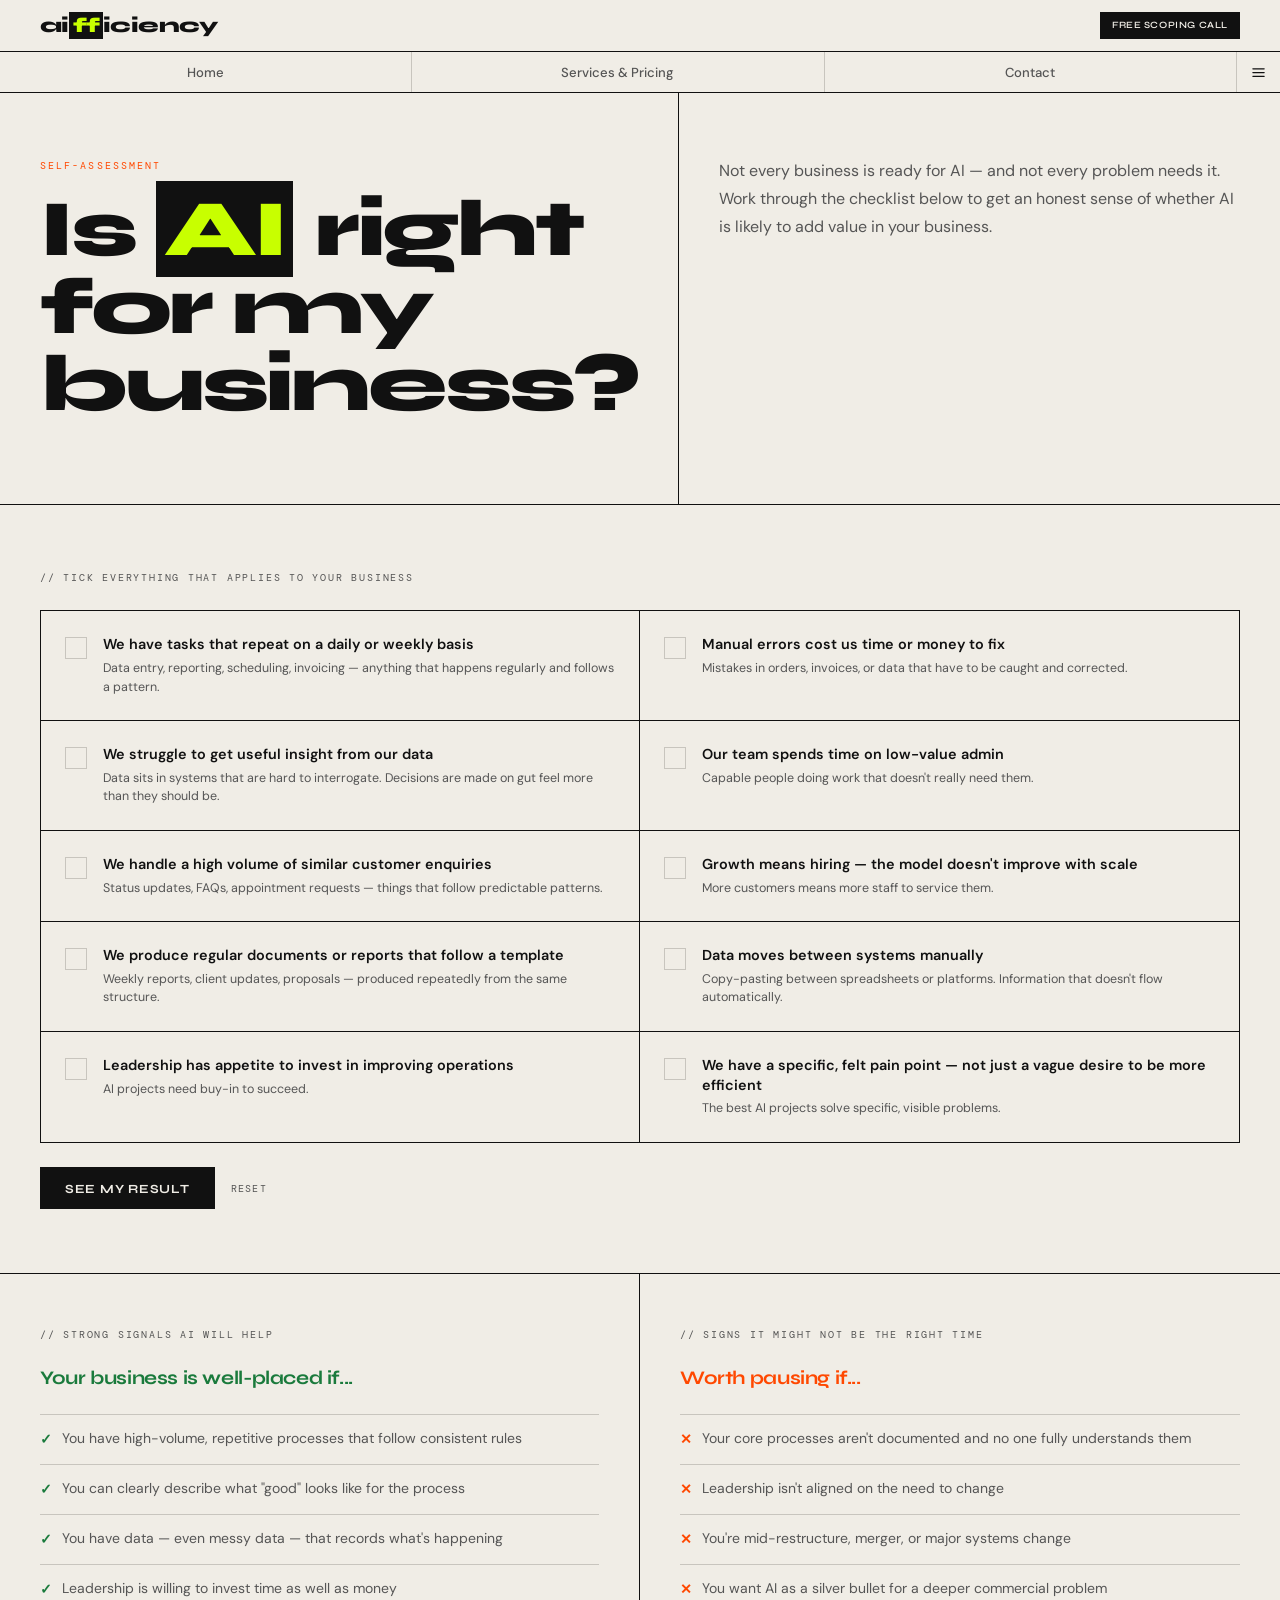
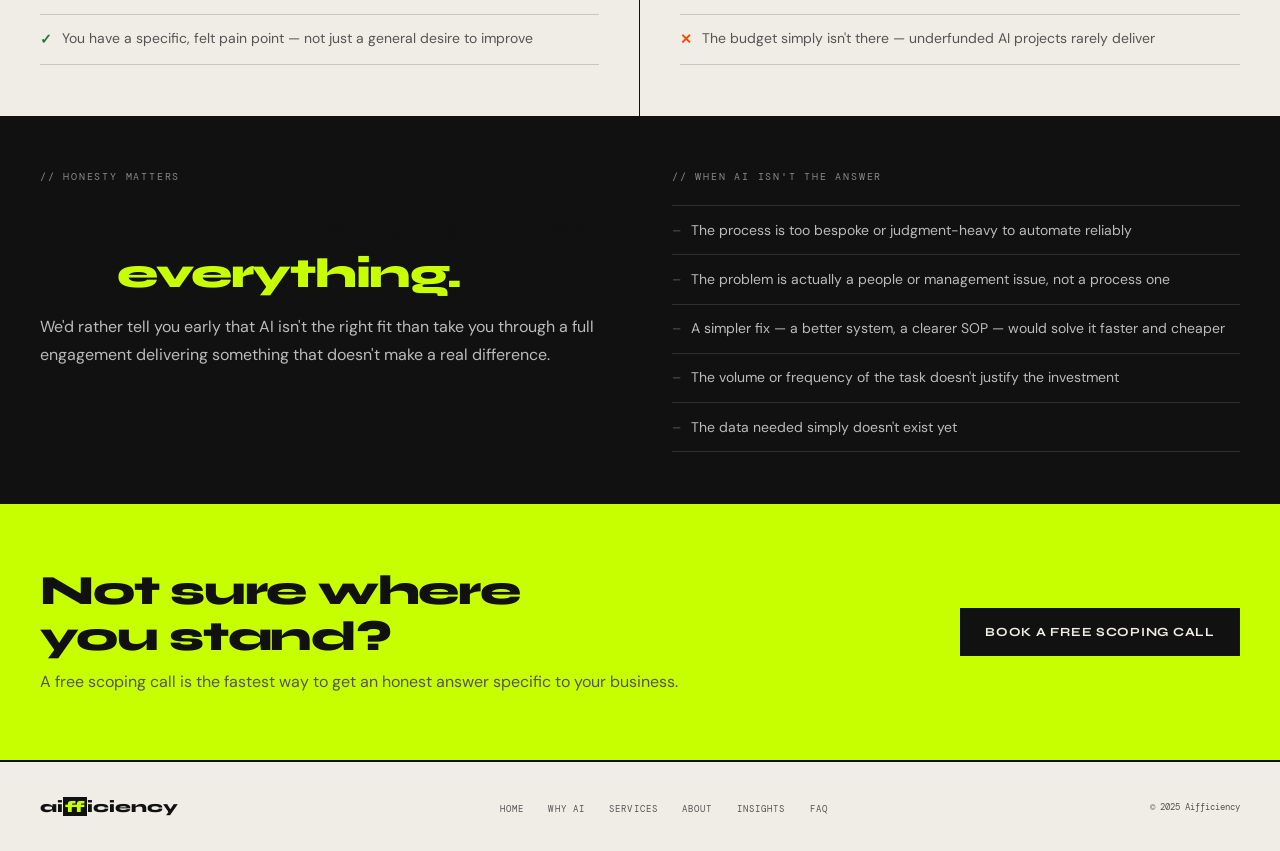
<file: aifficiency-aiready.html>
<!DOCTYPE html>
<html lang="en">
<head>
<meta charset="UTF-8">
<meta name="viewport" content="width=device-width,initial-scale=1,viewport-fit=cover">
<title>Aifficiency — Is AI Right For Me?</title>
<link href="https://fonts.googleapis.com/css2?family=Syne:wght@700;800&family=DM+Mono:wght@400;500&family=DM+Sans:wght@400;500;600&display=swap" rel="stylesheet">
<style>

*,*::before,*::after{box-sizing:border-box;margin:0;padding:0}
html{scroll-behavior:smooth;-webkit-text-size-adjust:100%}
body{background:#f0ede6;color:#111;font-family:'DM Sans',sans-serif;font-size:16px;line-height:1.6;overflow-x:hidden;-webkit-font-smoothing:antialiased}
img,svg,video{max-width:100%;height:auto;display:block}

/* ── TOKENS ── */
:root{
  --bg:#f0ede6;--ink:#111;--mid:#555;--card:#e4e1da;
  --dark:#111;--acid:#c8ff00;--orange:#ff4800;--border:#c8c5be;
  --p:clamp(1rem,4vw,2.5rem);
}

/* ── TYPE ── */
.mono{font-family:'DM Mono',monospace}
.syne{font-family:'Syne',sans-serif}
.eyebrow{font-family:'DM Mono',monospace;font-size:.65rem;letter-spacing:.2em;text-transform:uppercase;color:var(--orange);margin-bottom:1rem}
.label{font-family:'DM Mono',monospace;font-size:.62rem;letter-spacing:.18em;text-transform:uppercase;color:var(--mid);margin-bottom:1.25rem}
h1{font-family:'Syne',sans-serif;font-weight:800;font-size:clamp(2.2rem,7vw,5rem);letter-spacing:-.04em;line-height:.97;color:#111}
h1 em{font-style:normal;background:#111;color:var(--acid);padding:0 .1em}
h2{font-family:'Syne',sans-serif;font-weight:800;font-size:clamp(1.5rem,4vw,2.6rem);letter-spacing:-.03em;line-height:1.1;color:#111}
h2 em{font-style:normal;color:var(--orange)}
h2.acid em{color:var(--acid)}
h3{font-family:'Syne',sans-serif;font-weight:700;font-size:clamp(1rem,2.5vw,1.2rem);letter-spacing:-.02em;color:#111}
p{color:var(--mid);line-height:1.75;font-size:clamp(.875rem,2vw,1rem)}
p+p{margin-top:.875rem}
strong{color:#111;font-weight:600}
a{text-decoration:none;color:inherit}

/* ── BUTTONS ── */
.btn{display:inline-block;font-family:'Syne',sans-serif;font-weight:700;font-size:.78rem;letter-spacing:.06em;text-transform:uppercase;padding:.8rem 1.5rem;border:1.5px solid #111;transition:background .15s,color .15s,border-color .15s;text-align:center;cursor:pointer}
.btn-dark{background:#111;color:var(--bg)}
.btn-dark:hover{background:var(--orange);border-color:var(--orange);color:#fff}
.btn-ghost{background:transparent;color:#111}
.btn-ghost:hover{background:var(--card)}
.btn-acid{background:var(--acid);color:#111;border-color:var(--acid)}
.btn-acid:hover{background:#b0e000;border-color:#b0e000}
.btn-block{display:block;width:100%}

/* ── LAYOUT ── */
.container{padding:clamp(2.5rem,5vw,5rem) var(--p)}
.container-sm{padding:clamp(1.5rem,3vw,3rem) var(--p)}
.border-b{border-bottom:1.5px solid #111}
.border-t{border-top:1.5px solid #111}

/* Two col grid */
.grid-2{display:grid;grid-template-columns:1fr 1fr;gap:0}
/* Three col grid */
.grid-3{display:grid;grid-template-columns:repeat(3,1fr);gap:0}

/* Bordered grid cells */
.cell{border-right:1.5px solid #111;border-bottom:1.5px solid #111;padding:clamp(1.25rem,3vw,2rem)}
.cell:last-child,.cell.no-right{border-right:none}
.cell.no-bottom{border-bottom:none}
.cell-dark{background:#111;color:var(--bg)}
.cell-dark h2,.cell-dark h3,.cell-dark p,.cell-dark strong{color:var(--bg)}
.cell-dark p{color:#bbb}
.cell-dark strong{color:var(--bg)}
.cell-dark .label{color:#888}
.cell-dark .eyebrow{color:var(--acid)}

/* ── NAV ── */
.site-header{position:sticky;top:0;z-index:200;background:var(--bg)}
.header-bar{height:52px;padding:0 var(--p);display:flex;align-items:center;justify-content:space-between;border-bottom:1.5px solid #111}
.nav-logo{font-family:'Syne',sans-serif;font-weight:800;font-size:clamp(.95rem,3vw,1.3rem);letter-spacing:-.03em;color:#111;flex-shrink:0}
.nav-logo em{font-style:normal;background:#111;color:var(--acid);padding:.05em .18em}
.nav-cta-btn{font-family:'Syne',sans-serif;font-weight:600;font-size:.6rem;letter-spacing:.06em;text-transform:uppercase;background:#111;color:var(--bg);padding:.3rem .7rem;border:1px solid #111;white-space:nowrap;transition:background .15s}
.nav-cta-btn:hover{background:var(--orange);border-color:var(--orange)}
.nav-bar{border-bottom:1.5px solid #111;position:relative;background:var(--bg)}
.nav-bar-inner{display:flex;align-items:stretch;height:40px}
.nav-primary{display:flex;flex:1;min-width:0}
.nav-primary a{font-family:'DM Sans',sans-serif;font-size:clamp(.7rem,2vw,.82rem);font-weight:500;color:var(--mid);display:flex;align-items:center;justify-content:center;flex:1;padding:0 .5rem;border-right:1px solid var(--border);white-space:nowrap;overflow:hidden;text-overflow:ellipsis;transition:background .15s,color .15s}
.nav-primary a:last-child{border-right:none}
.nav-primary a:hover{background:var(--card);color:#111}
.nav-primary a.active{font-weight:700;color:#111;background:var(--card);box-shadow:inset 0 -2.5px 0 var(--orange)}
.nav-hamburger{width:44px;flex-shrink:0;border:none;border-left:1px solid var(--border);background:transparent;display:flex;align-items:center;justify-content:center;cursor:pointer;transition:background .15s;color:#111;padding:0}
.nav-hamburger:hover{background:var(--card)}
.nav-hamburger svg{width:15px;height:15px;stroke:#111;stroke-width:2;fill:none;stroke-linecap:round}
.nav-dropdown{display:none;position:absolute;top:100%;right:0;background:var(--bg);border:1.5px solid #111;border-top:none;min-width:190px;z-index:300;box-shadow:3px 3px 0 rgba(0,0,0,.07)}
.nav-dropdown.open{display:block}
.nav-dropdown a{font-size:.85rem;font-weight:500;color:#111;display:block;padding:.8rem 1.1rem;border-bottom:1px solid var(--border);transition:background .15s}
.nav-dropdown a:last-child{border-bottom:none}
.nav-dropdown a:hover{background:var(--card)}
.nav-dropdown a.active{font-weight:700;border-left:3px solid var(--orange);padding-left:calc(1.1rem - 3px)}
.nav-overlay{display:none;position:fixed;inset:0;z-index:199}
.nav-overlay.open{display:block}

/* ── MARQUEE ── */
.marquee-wrap{background:#111;border-bottom:1.5px solid #111;padding:.6rem 0;overflow:hidden}
.marquee-inner{display:flex;gap:2rem;white-space:nowrap;animation:marquee 25s linear infinite;width:max-content}
.marquee-inner span{font-family:'DM Mono',monospace;font-size:.6rem;letter-spacing:.15em;text-transform:uppercase;color:#555}
.marquee-inner span.accent{color:var(--acid)}
@keyframes marquee{from{transform:translateX(0)}to{transform:translateX(-50%)}}

/* ── HERO ── */
.hero{display:grid;grid-template-columns:1fr 1fr;border-bottom:1.5px solid #111;min-height:calc(100svh - 92px)}
.hero-left{padding:clamp(2rem,5vw,5rem) var(--p);border-right:1.5px solid #111;display:flex;flex-direction:column;justify-content:space-between;gap:2rem}
.hero-right{display:flex;flex-direction:column}
.hero-stat-block{flex:1;padding:clamp(1.5rem,3vw,2.5rem) var(--p);border-bottom:1.5px solid #111;display:flex;flex-direction:column;justify-content:center}
.hero-stat-block:last-child{border-bottom:none}
.stat-tag{font-family:'DM Mono',monospace;font-size:.6rem;letter-spacing:.15em;text-transform:uppercase;color:var(--orange);margin-bottom:.4rem}
.stat-num{font-family:'Syne',sans-serif;font-weight:800;font-size:clamp(2rem,5vw,3.8rem);letter-spacing:-.05em;line-height:1;color:#111;margin-bottom:.4rem}
.stat-num em{font-style:normal;color:var(--orange)}
.stat-desc{font-size:clamp(.78rem,1.5vw,.875rem);color:var(--mid);line-height:1.55}
.hero-tagline{font-size:clamp(.875rem,2vw,1rem);color:var(--mid);line-height:1.65;padding-top:1.5rem;border-top:1.5px solid var(--border);margin-bottom:1.5rem}
.hero-actions{display:flex;gap:.75rem;flex-wrap:wrap}

/* ── CTA BANNER ── */
.cta-banner{background:var(--acid);padding:clamp(2rem,5vw,4rem) var(--p);display:flex;align-items:center;justify-content:space-between;gap:1.5rem;border-bottom:1.5px solid #111}
.cta-banner h2{color:#111;max-width:500px}
.cta-banner h2 em{color:#111;background:none}

/* ── FOOTER ── */
footer{padding:clamp(1.25rem,3vw,2rem) var(--p);display:flex;justify-content:space-between;align-items:center;flex-wrap:wrap;gap:1rem;border-top:1.5px solid #111}
.footer-logo{font-family:'Syne',sans-serif;font-weight:800;font-size:1rem;color:#111}
.footer-logo em{font-style:normal;background:#111;color:var(--acid);padding:0 .12em}
.footer-links{display:flex;gap:1.5rem;list-style:none;flex-wrap:wrap}
.footer-links a{font-family:'DM Mono',monospace;font-size:.58rem;letter-spacing:.12em;text-transform:uppercase;color:var(--mid)}
.footer-links a:hover{color:#111}
.footer-note{font-family:'DM Mono',monospace;font-size:.55rem;color:var(--mid)}

/* ── PROCESS STRIP ── */
.process-strip{display:flex;border-bottom:1.5px solid #111;overflow-x:auto;-webkit-overflow-scrolling:touch}
.process-step{flex:1;min-width:120px;padding:1rem var(--p);border-right:1.5px solid #111;display:flex;align-items:center;gap:.75rem}
.process-step:last-child{border-right:none}
.step-num{font-family:'DM Mono',monospace;font-size:.6rem;color:var(--orange);flex-shrink:0}
.step-name{font-family:'Syne',sans-serif;font-weight:700;font-size:.78rem;letter-spacing:.05em;text-transform:uppercase}

/* ── FAQ ── */
.faq-item{border-bottom:1px solid var(--border)}
.faq-q{font-size:.92rem;font-weight:600;color:#111;padding:1.1rem 0;display:flex;justify-content:space-between;align-items:center;gap:1rem;cursor:pointer}
.faq-toggle{color:var(--orange);font-size:1.2rem;flex-shrink:0;transition:transform .2s;line-height:1}
.faq-a{font-size:.875rem;color:var(--mid);line-height:1.8;max-height:0;overflow:hidden;transition:max-height .35s ease,padding .2s}
.faq-item.open .faq-a{max-height:300px;padding-bottom:1.25rem}
.faq-item.open .faq-toggle{transform:rotate(45deg)}

/* ── FORM ── */
.form-group{margin-bottom:1.25rem}
.form-label{font-family:'DM Mono',monospace;font-size:.6rem;letter-spacing:.15em;text-transform:uppercase;color:var(--mid);display:block;margin-bottom:.4rem}
.form-input{width:100%;padding:.8rem .9rem;border:1.5px solid var(--border);background:var(--bg);font-family:'DM Sans',sans-serif;font-size:.9rem;color:#111;outline:none;border-radius:0;-webkit-appearance:none;transition:border-color .15s}
.form-input:focus{border-color:#111}
.form-input::placeholder{color:var(--border)}
textarea.form-input{resize:vertical;min-height:110px}
.form-row{display:grid;grid-template-columns:1fr 1fr;gap:1rem}
.form-submit{font-family:'Syne',sans-serif;font-weight:700;font-size:.78rem;letter-spacing:.06em;text-transform:uppercase;background:#111;color:var(--bg);padding:.9rem 1.5rem;border:1.5px solid #111;width:100%;cursor:pointer;margin-top:.5rem;transition:background .15s}
.form-submit:hover{background:var(--orange);border-color:var(--orange)}
.form-note{font-family:'DM Mono',monospace;font-size:.58rem;color:var(--mid);margin-top:.75rem;line-height:1.6;text-align:center}

/* ── ANIMATIONS ── */
@keyframes fadeUp{from{opacity:0;transform:translateY(16px)}to{opacity:1;transform:translateY(0)}}
.fade-in{opacity:0;transform:translateY(16px)}
.fade-in.visible{animation:fadeUp .5s forwards}

/* ── TABLET 768px ── */
@media(max-width:768px){
  .hero{grid-template-columns:1fr;min-height:auto}
  .hero-left{border-right:none;border-bottom:1.5px solid #111}
  .hero-right{display:none}
  .grid-2{grid-template-columns:1fr}
  .grid-3{grid-template-columns:1fr}
  .cell{border-right:none}
  .cell.no-right-mobile{border-right:none}
  .left-col{border-right:none;border-bottom:1.5px solid #111}
  .form-row{grid-template-columns:1fr}
  .cta-banner{flex-direction:column;align-items:flex-start}
  .cta-banner .btn{width:100%;display:block}
  footer{justify-content:center;text-align:center}
  .footer-links{justify-content:center}
}

/* ── MOBILE 480px ── */
@media(max-width:480px){
  :root{--p:1rem}
  h1{font-size:clamp(2rem,9vw,2.8rem)}
  .hero-actions{flex-direction:column}
  .hero-actions .btn{width:100%;display:block}
  .btn-primary,.btn-secondary{display:block;width:100%;text-align:center}
  footer .footer-links{display:none}
  .footer-note{text-align:center;width:100%}
  body{padding-bottom:env(safe-area-inset-bottom,0px)}
  .site-header{padding-top:env(safe-area-inset-top,0px)}
}


.aiready-hero{display:grid;grid-template-columns:1fr 1fr;border-bottom:1.5px solid #111}
.aiready-hero-left{padding:clamp(2.5rem,5vw,5rem) var(--p);border-right:1.5px solid #111}
.aiready-hero-right{padding:clamp(2.5rem,5vw,5rem) var(--p)}
.quiz-grid{display:grid;grid-template-columns:1fr 1fr;border:1.5px solid #111;margin-top:1.5rem}
.quiz-item{padding:clamp(1rem,2.5vw,1.5rem);border-right:1.5px solid #111;border-bottom:1.5px solid #111;display:flex;gap:1rem;align-items:flex-start}
.quiz-item:nth-child(2n){border-right:none}
.quiz-item:nth-last-child(-n+2){border-bottom:none}
.quiz-check{width:22px;height:22px;border:1.5px solid var(--border);flex-shrink:0;display:flex;align-items:center;justify-content:center;cursor:pointer;transition:background .15s,border-color .15s;margin-top:.1rem}
.quiz-check.checked{background:#111;border-color:#111}
.quiz-check.checked::after{content:'✓';color:var(--acid);font-size:.72rem;font-weight:700}
.quiz-q{font-size:clamp(.82rem,1.8vw,.9rem);font-weight:600;color:#111;margin-bottom:.25rem;line-height:1.35}
.quiz-hint{font-size:clamp(.72rem,1.5vw,.78rem);color:var(--mid);line-height:1.5}
.quiz-actions{margin-top:1.5rem;display:flex;gap:1rem;align-items:center}
.quiz-reset{font-family:'DM Mono',monospace;font-size:.62rem;letter-spacing:.12em;text-transform:uppercase;color:var(--mid);background:none;border:none;cursor:pointer;padding:0}
.result-box{display:none;margin-top:1.5rem;padding:clamp(1.5rem,3vw,2rem);border:1.5px solid #111}
.result-box.show{display:block}
.result-box.strong{background:#111}
.result-box.moderate{background:var(--card)}
.result-score{font-family:'DM Mono',monospace;font-size:.62rem;letter-spacing:.15em;text-transform:uppercase;margin-bottom:.6rem}
.result-box.strong .result-score{color:#888}
.result-box.moderate .result-score,.result-box.early .result-score{color:var(--mid)}
.result-heading{font-family:'Syne',sans-serif;font-weight:800;font-size:clamp(1.2rem,3vw,1.6rem);letter-spacing:-.03em;line-height:1.1;margin-bottom:.6rem}
.result-box.strong .result-heading{color:var(--acid)}
.result-body{font-size:clamp(.8rem,1.5vw,.875rem);line-height:1.75;margin-bottom:1.25rem}
.result-box.strong .result-body{color:#bbb}
.result-box.moderate .result-body,.result-box.early .result-body{color:var(--mid)}
.result-cta{display:inline-block;font-family:'Syne',sans-serif;font-weight:700;font-size:.75rem;letter-spacing:.06em;text-transform:uppercase;padding:.8rem 1.5rem;cursor:pointer}
.result-box.strong .result-cta{background:var(--acid);color:#111;border:1.5px solid var(--acid)}
.result-box.moderate .result-cta,.result-box.early .result-cta{background:#111;color:var(--bg);border:1.5px solid #111}
.signals-grid{display:grid;grid-template-columns:1fr 1fr;border-bottom:1.5px solid #111}
.signals-col{padding:clamp(2rem,4vw,4rem) var(--p);border-right:1.5px solid #111}
.signals-col:last-child{border-right:none}
.signal-list{list-style:none;margin-top:1.25rem}
.signal-item{padding:.85rem 0;border-bottom:1px solid var(--border);display:flex;gap:.65rem;font-size:clamp(.8rem,1.5vw,.875rem);color:var(--mid);line-height:1.5}
.signal-item:first-child{border-top:1px solid var(--border)}
.sig-icon{flex-shrink:0;font-weight:700;margin-top:.05rem}
.sig-yes .sig-icon{color:#1a7a3c}
.sig-no .sig-icon{color:var(--orange)}
.honest-section{background:#111;color:var(--bg);padding:clamp(2rem,4vw,4rem) var(--p);border-bottom:1.5px solid #111;display:grid;grid-template-columns:1fr 1fr;gap:clamp(2rem,5vw,5rem)}
.honest-section .label{color:#888}
.honest-section p{color:#bbb}
.honest-section h2 em{color:var(--acid)}
.caveat-list{list-style:none}
.caveat-item{padding:.85rem 0;border-bottom:1px solid #2e2e2e;font-size:.875rem;color:#bbb;display:flex;gap:.65rem;line-height:1.5}
.caveat-item:first-child{border-top:1px solid #2e2e2e}
.caveat-item::before{content:'–';color:#555;flex-shrink:0}
@media(max-width:768px){
  .aiready-hero{grid-template-columns:1fr}
  .aiready-hero-left{border-right:none;border-bottom:1.5px solid #111}
  .quiz-grid{grid-template-columns:1fr}
  .quiz-item{border-right:none;border-bottom:1.5px solid #111 !important}
  .quiz-item:last-child{border-bottom:none !important}
  .signals-grid{grid-template-columns:1fr}
  .signals-col{border-right:none;border-bottom:1.5px solid #111}
  .signals-col:last-child{border-bottom:none}
  .honest-section{grid-template-columns:1fr}
}

</style>
</head>
<body>
<header class="site-header">
  <div class="header-bar">
    <a href="index.html" class="nav-logo">ai<em>ff</em>iciency</a>
    <a href="aifficiency-contact.html" class="nav-cta-btn">Free Scoping Call</a>
  </div>
  <nav class="nav-bar">
    <div class="nav-bar-inner">
      <div class="nav-primary"><a href="index.html" class="">Home</a><a href="aifficiency-pricing.html" class="">Services & Pricing</a><a href="aifficiency-contact.html" class="">Contact</a></div>
      <button class="nav-hamburger" id="navBtn" aria-label="More">
        <svg viewBox="0 0 24 24"><line x1="3" y1="6" x2="21" y2="6"/><line x1="3" y1="12" x2="21" y2="12"/><line x1="3" y1="18" x2="21" y2="18"/></svg>
      </button>
    </div>
    <div class="nav-dropdown" id="navDropdown"><a href="aifficiency-why.html" class="">Why AI</a><a href="aifficiency-about.html" class="">About</a><a href="aifficiency-insights.html" class="">Insights</a><a href="aifficiency-faq.html" class="">FAQ</a><a href="aifficiency-aiready.html" class="active">Is AI Right For Me?</a></div>
  </nav>
  <div class="nav-overlay" id="navOverlay"></div>
</header>

<section class="aiready-hero">
  <div class="aiready-hero-left">
    <p class="eyebrow">Self-assessment</p>
    <h1 style="margin-bottom:1rem">Is <em>AI</em> right<br>for my business?</h1>
  </div>
  <div class="aiready-hero-right">
    <p>Not every business is ready for AI — and not every problem needs it. Work through the checklist below to get an honest sense of whether AI is likely to add value in your business.</p>
  </div>
</section>

<section class="container border-b">
  <p class="label">// Tick everything that applies to your business</p>
  <div class="quiz-grid" id="quizGrid">
    <div class="quiz-item"><div class="quiz-check" data-val="1"></div><div><div class="quiz-q">We have tasks that repeat on a daily or weekly basis</div><div class="quiz-hint">Data entry, reporting, scheduling, invoicing — anything that happens regularly and follows a pattern.</div></div></div>
    <div class="quiz-item"><div class="quiz-check" data-val="1"></div><div><div class="quiz-q">Manual errors cost us time or money to fix</div><div class="quiz-hint">Mistakes in orders, invoices, or data that have to be caught and corrected.</div></div></div>
    <div class="quiz-item"><div class="quiz-check" data-val="1"></div><div><div class="quiz-q">We struggle to get useful insight from our data</div><div class="quiz-hint">Data sits in systems that are hard to interrogate. Decisions are made on gut feel more than they should be.</div></div></div>
    <div class="quiz-item"><div class="quiz-check" data-val="1"></div><div><div class="quiz-q">Our team spends time on low-value admin</div><div class="quiz-hint">Capable people doing work that doesn't really need them.</div></div></div>
    <div class="quiz-item"><div class="quiz-check" data-val="1"></div><div><div class="quiz-q">We handle a high volume of similar customer enquiries</div><div class="quiz-hint">Status updates, FAQs, appointment requests — things that follow predictable patterns.</div></div></div>
    <div class="quiz-item"><div class="quiz-check" data-val="1"></div><div><div class="quiz-q">Growth means hiring — the model doesn't improve with scale</div><div class="quiz-hint">More customers means more staff to service them.</div></div></div>
    <div class="quiz-item"><div class="quiz-check" data-val="1"></div><div><div class="quiz-q">We produce regular documents or reports that follow a template</div><div class="quiz-hint">Weekly reports, client updates, proposals — produced repeatedly from the same structure.</div></div></div>
    <div class="quiz-item"><div class="quiz-check" data-val="1"></div><div><div class="quiz-q">Data moves between systems manually</div><div class="quiz-hint">Copy-pasting between spreadsheets or platforms. Information that doesn't flow automatically.</div></div></div>
    <div class="quiz-item"><div class="quiz-check" data-val="2"></div><div><div class="quiz-q">Leadership has appetite to invest in improving operations</div><div class="quiz-hint">AI projects need buy-in to succeed.</div></div></div>
    <div class="quiz-item"><div class="quiz-check" data-val="2"></div><div><div class="quiz-q">We have a specific, felt pain point — not just a vague desire to be more efficient</div><div class="quiz-hint">The best AI projects solve specific, visible problems.</div></div></div>
  </div>
  <div class="quiz-actions">
    <button class="btn btn-dark" onclick="scoreQuiz()">See my result</button>
    <button class="quiz-reset" onclick="resetQuiz()">Reset</button>
  </div>
  <div class="result-box" id="resultBox">
    <div class="result-score" id="resultScore"></div>
    <div class="result-heading" id="resultHeading"></div>
    <div class="result-body" id="resultBody"></div>
    <a href="aifficiency-contact.html" class="result-cta" id="resultCta"></a>
  </div>
</section>

<div class="signals-grid">
  <div class="signals-col">
    <p class="label">// Strong signals AI will help</p>
    <h3 style="margin-bottom:0;color:#1a7a3c">Your business is well-placed if...</h3>
    <ul class="signal-list">
      <li class="signal-item sig-yes"><span class="sig-icon">✓</span><span>You have high-volume, repetitive processes that follow consistent rules</span></li>
      <li class="signal-item sig-yes"><span class="sig-icon">✓</span><span>You can clearly describe what "good" looks like for the process</span></li>
      <li class="signal-item sig-yes"><span class="sig-icon">✓</span><span>You have data — even messy data — that records what's happening</span></li>
      <li class="signal-item sig-yes"><span class="sig-icon">✓</span><span>Leadership is willing to invest time as well as money</span></li>
      <li class="signal-item sig-yes"><span class="sig-icon">✓</span><span>You have a specific, felt pain point — not just a general desire to improve</span></li>
    </ul>
  </div>
  <div class="signals-col">
    <p class="label">// Signs it might not be the right time</p>
    <h3 style="margin-bottom:0;color:var(--orange)">Worth pausing if...</h3>
    <ul class="signal-list">
      <li class="signal-item sig-no"><span class="sig-icon">✕</span><span>Your core processes aren't documented and no one fully understands them</span></li>
      <li class="signal-item sig-no"><span class="sig-icon">✕</span><span>Leadership isn't aligned on the need to change</span></li>
      <li class="signal-item sig-no"><span class="sig-icon">✕</span><span>You're mid-restructure, merger, or major systems change</span></li>
      <li class="signal-item sig-no"><span class="sig-icon">✕</span><span>You want AI as a silver bullet for a deeper commercial problem</span></li>
      <li class="signal-item sig-no"><span class="sig-icon">✕</span><span>The budget simply isn't there — underfunded AI projects rarely deliver</span></li>
    </ul>
  </div>
</div>

<div class="honest-section">
  <div>
    <p class="label">// Honesty matters</p>
    <h2 class="acid" style="margin-bottom:1rem">AI isn't the answer<br>to <em>everything.</em></h2>
    <p>We'd rather tell you early that AI isn't the right fit than take you through a full engagement delivering something that doesn't make a real difference.</p>
  </div>
  <div>
    <p class="label">// When AI isn't the answer</p>
    <ul class="caveat-list">
      <li class="caveat-item">The process is too bespoke or judgment-heavy to automate reliably</li>
      <li class="caveat-item">The problem is actually a people or management issue, not a process one</li>
      <li class="caveat-item">A simpler fix — a better system, a clearer SOP — would solve it faster and cheaper</li>
      <li class="caveat-item">The volume or frequency of the task doesn't justify the investment</li>
      <li class="caveat-item">The data needed simply doesn't exist yet</li>
    </ul>
  </div>
</div>

<div class="cta-banner">
  <div>
    <h2>Not sure where you stand?</h2>
    <p style="margin-top:.5rem">A free scoping call is the fastest way to get an honest answer specific to your business.</p>
  </div>
  <a href="aifficiency-contact.html" class="btn btn-dark">Book a free scoping call</a>
</div>


<footer>
  <div class="footer-logo">ai<em>ff</em>iciency</div>
  <ul class="footer-links">
    <li><a href="index.html">Home</a></li>
    <li><a href="aifficiency-why.html">Why AI</a></li>
    <li><a href="aifficiency-pricing.html">Services</a></li>
    <li><a href="aifficiency-about.html">About</a></li>
    <li><a href="aifficiency-insights.html">Insights</a></li>
    <li><a href="aifficiency-faq.html">FAQ</a></li>
  </ul>
  <div class="footer-note">© 2025 Aifficiency</div>
</footer>


<script>
const btn=document.getElementById('navBtn');
const dd=document.getElementById('navDropdown');
const ov=document.getElementById('navOverlay');
if(btn){
  btn.addEventListener('click',()=>{dd.classList.toggle('open');ov.classList.toggle('open')});
  ov.addEventListener('click',()=>{dd.classList.remove('open');ov.classList.remove('open')});
}
// Scroll fade-ins
const obs=new IntersectionObserver(els=>els.forEach(e=>{if(e.isIntersecting)e.target.classList.add('visible')}),{threshold:.1});
document.querySelectorAll('.fade-in').forEach(el=>obs.observe(el));
</script>

<script>
document.querySelectorAll('.quiz-check').forEach(b=>b.addEventListener('click',()=>b.classList.toggle('checked')));
function scoreQuiz(){
  const boxes=document.querySelectorAll('.quiz-check');
  let score=0,max=0;
  boxes.forEach(b=>{const v=parseInt(b.dataset.val);max+=v;if(b.classList.contains('checked'))score+=v});
  const pct=score/max;
  const rb=document.getElementById('resultBox');
  const rs=document.getElementById('resultScore');
  const rh=document.getElementById('resultHeading');
  const rbody=document.getElementById('resultBody');
  const rc=document.getElementById('resultCta');
  rb.className='result-box show';
  rs.textContent='You scored '+score+' out of '+max;
  if(pct>=0.7){rb.classList.add('strong');rh.textContent='Strong fit — there are likely real opportunities here.';rbody.textContent="Your business has several characteristics that make AI a strong investment. The starting point is getting a clear picture of exactly where. That's what our Discover engagement is designed to do.";rc.textContent='Book a free scoping call →';}
  else if(pct>=0.4){rb.classList.add('moderate');rh.textContent='Moderate fit — worth exploring further.';rbody.textContent="There are signals AI could help, but it's not clear-cut. A free scoping call would help clarify whether there's a genuine opportunity worth pursuing.";rc.textContent="Let's find out — book a scoping call →";}
  else{rb.classList.add('early');rh.textContent='Early days — this might not be the right moment.';rbody.textContent="Based on your answers, AI might not be the highest-priority investment right now. If you'd like to talk through your situation, a free scoping call costs nothing and gives you an honest view.";rc.textContent='Talk it through anyway →';}
  rb.scrollIntoView({behavior:'smooth',block:'nearest'});
}
function resetQuiz(){
  document.querySelectorAll('.quiz-check').forEach(b=>b.classList.remove('checked'));
  document.getElementById('resultBox').className='result-box';
}
</script>
</body>
</html>
</file>
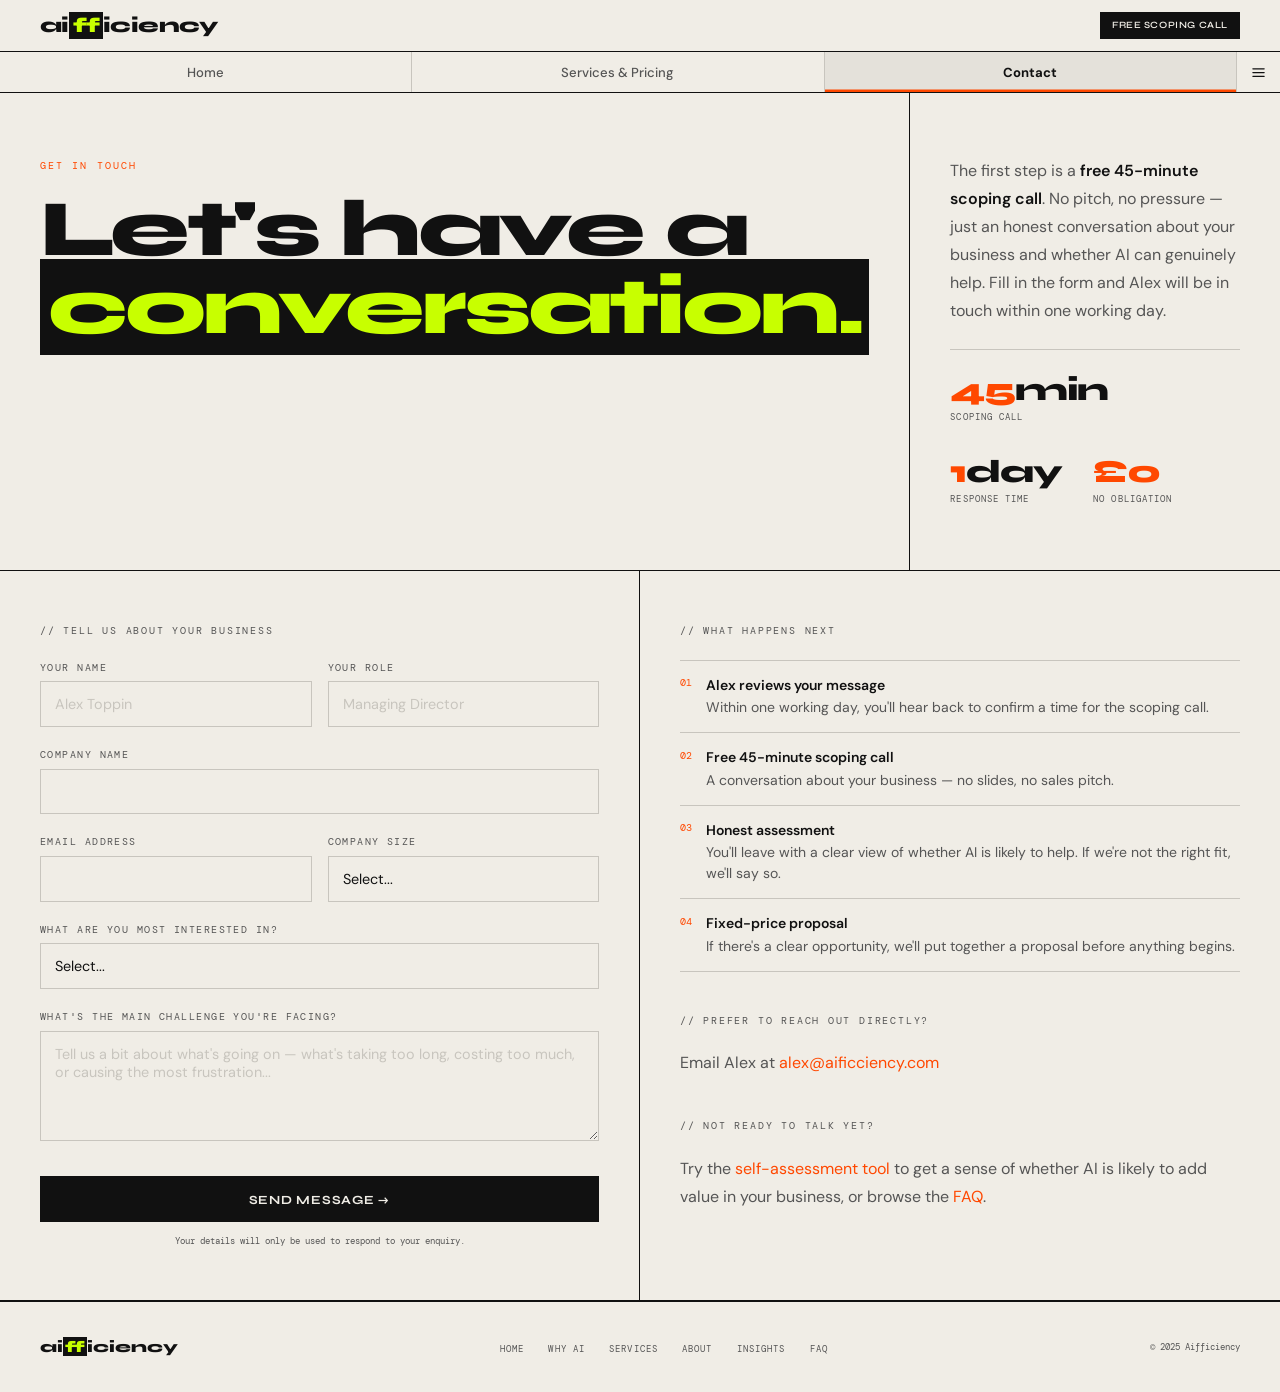
<file: aifficiency-contact.html>
<!DOCTYPE html>
<html lang="en">
<head>
<meta charset="UTF-8">
<meta name="viewport" content="width=device-width,initial-scale=1,viewport-fit=cover">
<title>Aifficiency — Contact</title>
<link href="https://fonts.googleapis.com/css2?family=Syne:wght@700;800&family=DM+Mono:wght@400;500&family=DM+Sans:wght@400;500;600&display=swap" rel="stylesheet">
<style>

*,*::before,*::after{box-sizing:border-box;margin:0;padding:0}
html{scroll-behavior:smooth;-webkit-text-size-adjust:100%}
body{background:#f0ede6;color:#111;font-family:'DM Sans',sans-serif;font-size:16px;line-height:1.6;overflow-x:hidden;-webkit-font-smoothing:antialiased}
img,svg,video{max-width:100%;height:auto;display:block}

/* ── TOKENS ── */
:root{
  --bg:#f0ede6;--ink:#111;--mid:#555;--card:#e4e1da;
  --dark:#111;--acid:#c8ff00;--orange:#ff4800;--border:#c8c5be;
  --p:clamp(1rem,4vw,2.5rem);
}

/* ── TYPE ── */
.mono{font-family:'DM Mono',monospace}
.syne{font-family:'Syne',sans-serif}
.eyebrow{font-family:'DM Mono',monospace;font-size:.65rem;letter-spacing:.2em;text-transform:uppercase;color:var(--orange);margin-bottom:1rem}
.label{font-family:'DM Mono',monospace;font-size:.62rem;letter-spacing:.18em;text-transform:uppercase;color:var(--mid);margin-bottom:1.25rem}
h1{font-family:'Syne',sans-serif;font-weight:800;font-size:clamp(2.2rem,7vw,5rem);letter-spacing:-.04em;line-height:.97;color:#111}
h1 em{font-style:normal;background:#111;color:var(--acid);padding:0 .1em}
h2{font-family:'Syne',sans-serif;font-weight:800;font-size:clamp(1.5rem,4vw,2.6rem);letter-spacing:-.03em;line-height:1.1;color:#111}
h2 em{font-style:normal;color:var(--orange)}
h2.acid em{color:var(--acid)}
h3{font-family:'Syne',sans-serif;font-weight:700;font-size:clamp(1rem,2.5vw,1.2rem);letter-spacing:-.02em;color:#111}
p{color:var(--mid);line-height:1.75;font-size:clamp(.875rem,2vw,1rem)}
p+p{margin-top:.875rem}
strong{color:#111;font-weight:600}
a{text-decoration:none;color:inherit}

/* ── BUTTONS ── */
.btn{display:inline-block;font-family:'Syne',sans-serif;font-weight:700;font-size:.78rem;letter-spacing:.06em;text-transform:uppercase;padding:.8rem 1.5rem;border:1.5px solid #111;transition:background .15s,color .15s,border-color .15s;text-align:center;cursor:pointer}
.btn-dark{background:#111;color:var(--bg)}
.btn-dark:hover{background:var(--orange);border-color:var(--orange);color:#fff}
.btn-ghost{background:transparent;color:#111}
.btn-ghost:hover{background:var(--card)}
.btn-acid{background:var(--acid);color:#111;border-color:var(--acid)}
.btn-acid:hover{background:#b0e000;border-color:#b0e000}
.btn-block{display:block;width:100%}

/* ── LAYOUT ── */
.container{padding:clamp(2.5rem,5vw,5rem) var(--p)}
.container-sm{padding:clamp(1.5rem,3vw,3rem) var(--p)}
.border-b{border-bottom:1.5px solid #111}
.border-t{border-top:1.5px solid #111}

/* Two col grid */
.grid-2{display:grid;grid-template-columns:1fr 1fr;gap:0}
/* Three col grid */
.grid-3{display:grid;grid-template-columns:repeat(3,1fr);gap:0}

/* Bordered grid cells */
.cell{border-right:1.5px solid #111;border-bottom:1.5px solid #111;padding:clamp(1.25rem,3vw,2rem)}
.cell:last-child,.cell.no-right{border-right:none}
.cell.no-bottom{border-bottom:none}
.cell-dark{background:#111;color:var(--bg)}
.cell-dark h2,.cell-dark h3,.cell-dark p,.cell-dark strong{color:var(--bg)}
.cell-dark p{color:#bbb}
.cell-dark strong{color:var(--bg)}
.cell-dark .label{color:#888}
.cell-dark .eyebrow{color:var(--acid)}

/* ── NAV ── */
.site-header{position:sticky;top:0;z-index:200;background:var(--bg)}
.header-bar{height:52px;padding:0 var(--p);display:flex;align-items:center;justify-content:space-between;border-bottom:1.5px solid #111}
.nav-logo{font-family:'Syne',sans-serif;font-weight:800;font-size:clamp(.95rem,3vw,1.3rem);letter-spacing:-.03em;color:#111;flex-shrink:0}
.nav-logo em{font-style:normal;background:#111;color:var(--acid);padding:.05em .18em}
.nav-cta-btn{font-family:'Syne',sans-serif;font-weight:600;font-size:.6rem;letter-spacing:.06em;text-transform:uppercase;background:#111;color:var(--bg);padding:.3rem .7rem;border:1px solid #111;white-space:nowrap;transition:background .15s}
.nav-cta-btn:hover{background:var(--orange);border-color:var(--orange)}
.nav-bar{border-bottom:1.5px solid #111;position:relative;background:var(--bg)}
.nav-bar-inner{display:flex;align-items:stretch;height:40px}
.nav-primary{display:flex;flex:1;min-width:0}
.nav-primary a{font-family:'DM Sans',sans-serif;font-size:clamp(.7rem,2vw,.82rem);font-weight:500;color:var(--mid);display:flex;align-items:center;justify-content:center;flex:1;padding:0 .5rem;border-right:1px solid var(--border);white-space:nowrap;overflow:hidden;text-overflow:ellipsis;transition:background .15s,color .15s}
.nav-primary a:last-child{border-right:none}
.nav-primary a:hover{background:var(--card);color:#111}
.nav-primary a.active{font-weight:700;color:#111;background:var(--card);box-shadow:inset 0 -2.5px 0 var(--orange)}
.nav-hamburger{width:44px;flex-shrink:0;border:none;border-left:1px solid var(--border);background:transparent;display:flex;align-items:center;justify-content:center;cursor:pointer;transition:background .15s;color:#111;padding:0}
.nav-hamburger:hover{background:var(--card)}
.nav-hamburger svg{width:15px;height:15px;stroke:#111;stroke-width:2;fill:none;stroke-linecap:round}
.nav-dropdown{display:none;position:absolute;top:100%;right:0;background:var(--bg);border:1.5px solid #111;border-top:none;min-width:190px;z-index:300;box-shadow:3px 3px 0 rgba(0,0,0,.07)}
.nav-dropdown.open{display:block}
.nav-dropdown a{font-size:.85rem;font-weight:500;color:#111;display:block;padding:.8rem 1.1rem;border-bottom:1px solid var(--border);transition:background .15s}
.nav-dropdown a:last-child{border-bottom:none}
.nav-dropdown a:hover{background:var(--card)}
.nav-dropdown a.active{font-weight:700;border-left:3px solid var(--orange);padding-left:calc(1.1rem - 3px)}
.nav-overlay{display:none;position:fixed;inset:0;z-index:199}
.nav-overlay.open{display:block}

/* ── MARQUEE ── */
.marquee-wrap{background:#111;border-bottom:1.5px solid #111;padding:.6rem 0;overflow:hidden}
.marquee-inner{display:flex;gap:2rem;white-space:nowrap;animation:marquee 25s linear infinite;width:max-content}
.marquee-inner span{font-family:'DM Mono',monospace;font-size:.6rem;letter-spacing:.15em;text-transform:uppercase;color:#555}
.marquee-inner span.accent{color:var(--acid)}
@keyframes marquee{from{transform:translateX(0)}to{transform:translateX(-50%)}}

/* ── HERO ── */
.hero{display:grid;grid-template-columns:1fr 1fr;border-bottom:1.5px solid #111;min-height:calc(100svh - 92px)}
.hero-left{padding:clamp(2rem,5vw,5rem) var(--p);border-right:1.5px solid #111;display:flex;flex-direction:column;justify-content:space-between;gap:2rem}
.hero-right{display:flex;flex-direction:column}
.hero-stat-block{flex:1;padding:clamp(1.5rem,3vw,2.5rem) var(--p);border-bottom:1.5px solid #111;display:flex;flex-direction:column;justify-content:center}
.hero-stat-block:last-child{border-bottom:none}
.stat-tag{font-family:'DM Mono',monospace;font-size:.6rem;letter-spacing:.15em;text-transform:uppercase;color:var(--orange);margin-bottom:.4rem}
.stat-num{font-family:'Syne',sans-serif;font-weight:800;font-size:clamp(2rem,5vw,3.8rem);letter-spacing:-.05em;line-height:1;color:#111;margin-bottom:.4rem}
.stat-num em{font-style:normal;color:var(--orange)}
.stat-desc{font-size:clamp(.78rem,1.5vw,.875rem);color:var(--mid);line-height:1.55}
.hero-tagline{font-size:clamp(.875rem,2vw,1rem);color:var(--mid);line-height:1.65;padding-top:1.5rem;border-top:1.5px solid var(--border);margin-bottom:1.5rem}
.hero-actions{display:flex;gap:.75rem;flex-wrap:wrap}

/* ── CTA BANNER ── */
.cta-banner{background:var(--acid);padding:clamp(2rem,5vw,4rem) var(--p);display:flex;align-items:center;justify-content:space-between;gap:1.5rem;border-bottom:1.5px solid #111}
.cta-banner h2{color:#111;max-width:500px}
.cta-banner h2 em{color:#111;background:none}

/* ── FOOTER ── */
footer{padding:clamp(1.25rem,3vw,2rem) var(--p);display:flex;justify-content:space-between;align-items:center;flex-wrap:wrap;gap:1rem;border-top:1.5px solid #111}
.footer-logo{font-family:'Syne',sans-serif;font-weight:800;font-size:1rem;color:#111}
.footer-logo em{font-style:normal;background:#111;color:var(--acid);padding:0 .12em}
.footer-links{display:flex;gap:1.5rem;list-style:none;flex-wrap:wrap}
.footer-links a{font-family:'DM Mono',monospace;font-size:.58rem;letter-spacing:.12em;text-transform:uppercase;color:var(--mid)}
.footer-links a:hover{color:#111}
.footer-note{font-family:'DM Mono',monospace;font-size:.55rem;color:var(--mid)}

/* ── PROCESS STRIP ── */
.process-strip{display:flex;border-bottom:1.5px solid #111;overflow-x:auto;-webkit-overflow-scrolling:touch}
.process-step{flex:1;min-width:120px;padding:1rem var(--p);border-right:1.5px solid #111;display:flex;align-items:center;gap:.75rem}
.process-step:last-child{border-right:none}
.step-num{font-family:'DM Mono',monospace;font-size:.6rem;color:var(--orange);flex-shrink:0}
.step-name{font-family:'Syne',sans-serif;font-weight:700;font-size:.78rem;letter-spacing:.05em;text-transform:uppercase}

/* ── FAQ ── */
.faq-item{border-bottom:1px solid var(--border)}
.faq-q{font-size:.92rem;font-weight:600;color:#111;padding:1.1rem 0;display:flex;justify-content:space-between;align-items:center;gap:1rem;cursor:pointer}
.faq-toggle{color:var(--orange);font-size:1.2rem;flex-shrink:0;transition:transform .2s;line-height:1}
.faq-a{font-size:.875rem;color:var(--mid);line-height:1.8;max-height:0;overflow:hidden;transition:max-height .35s ease,padding .2s}
.faq-item.open .faq-a{max-height:300px;padding-bottom:1.25rem}
.faq-item.open .faq-toggle{transform:rotate(45deg)}

/* ── FORM ── */
.form-group{margin-bottom:1.25rem}
.form-label{font-family:'DM Mono',monospace;font-size:.6rem;letter-spacing:.15em;text-transform:uppercase;color:var(--mid);display:block;margin-bottom:.4rem}
.form-input{width:100%;padding:.8rem .9rem;border:1.5px solid var(--border);background:var(--bg);font-family:'DM Sans',sans-serif;font-size:.9rem;color:#111;outline:none;border-radius:0;-webkit-appearance:none;transition:border-color .15s}
.form-input:focus{border-color:#111}
.form-input::placeholder{color:var(--border)}
textarea.form-input{resize:vertical;min-height:110px}
.form-row{display:grid;grid-template-columns:1fr 1fr;gap:1rem}
.form-submit{font-family:'Syne',sans-serif;font-weight:700;font-size:.78rem;letter-spacing:.06em;text-transform:uppercase;background:#111;color:var(--bg);padding:.9rem 1.5rem;border:1.5px solid #111;width:100%;cursor:pointer;margin-top:.5rem;transition:background .15s}
.form-submit:hover{background:var(--orange);border-color:var(--orange)}
.form-note{font-family:'DM Mono',monospace;font-size:.58rem;color:var(--mid);margin-top:.75rem;line-height:1.6;text-align:center}

/* ── ANIMATIONS ── */
@keyframes fadeUp{from{opacity:0;transform:translateY(16px)}to{opacity:1;transform:translateY(0)}}
.fade-in{opacity:0;transform:translateY(16px)}
.fade-in.visible{animation:fadeUp .5s forwards}

/* ── TABLET 768px ── */
@media(max-width:768px){
  .hero{grid-template-columns:1fr;min-height:auto}
  .hero-left{border-right:none;border-bottom:1.5px solid #111}
  .hero-right{display:none}
  .grid-2{grid-template-columns:1fr}
  .grid-3{grid-template-columns:1fr}
  .cell{border-right:none}
  .cell.no-right-mobile{border-right:none}
  .left-col{border-right:none;border-bottom:1.5px solid #111}
  .form-row{grid-template-columns:1fr}
  .cta-banner{flex-direction:column;align-items:flex-start}
  .cta-banner .btn{width:100%;display:block}
  footer{justify-content:center;text-align:center}
  .footer-links{justify-content:center}
}

/* ── MOBILE 480px ── */
@media(max-width:480px){
  :root{--p:1rem}
  h1{font-size:clamp(2rem,9vw,2.8rem)}
  .hero-actions{flex-direction:column}
  .hero-actions .btn{width:100%;display:block}
  .btn-primary,.btn-secondary{display:block;width:100%;text-align:center}
  footer .footer-links{display:none}
  .footer-note{text-align:center;width:100%}
  body{padding-bottom:env(safe-area-inset-bottom,0px)}
  .site-header{padding-top:env(safe-area-inset-top,0px)}
}


.contact-hero{display:grid;grid-template-columns:1fr 1fr;border-bottom:1.5px solid #111;min-height:280px}
.contact-hero-left{padding:clamp(2.5rem,5vw,5rem) var(--p);border-right:1.5px solid #111}
.contact-hero-right{padding:clamp(2.5rem,5vw,5rem) var(--p);display:flex;flex-direction:column;justify-content:flex-end}
.expect-row{display:flex;gap:2rem;flex-wrap:wrap;padding-top:1.5rem;border-top:1.5px solid var(--border)}
.expect-val{font-family:'Syne',sans-serif;font-weight:800;font-size:clamp(1.4rem,3vw,2rem);letter-spacing:-.04em;color:#111;line-height:1}
.expect-val em{font-style:normal;color:var(--orange)}
.expect-label{font-family:'DM Mono',monospace;font-size:.55rem;letter-spacing:.12em;text-transform:uppercase;color:var(--mid);margin-top:.25rem}
.contact-main{display:grid;grid-template-columns:1fr 1fr;border-bottom:1.5px solid #111}
.form-col{padding:clamp(2rem,4vw,4rem) var(--p);border-right:1.5px solid #111}
.info-col{padding:clamp(2rem,4vw,4rem) var(--p)}
.info-block{margin-bottom:2.5rem}
.info-block:last-child{margin-bottom:0}
.info-heading{font-family:'Syne',sans-serif;font-weight:700;font-size:clamp(.9rem,2vw,1rem);margin-bottom:.75rem}
.info-body{font-size:.875rem;color:var(--mid);line-height:1.7}
.info-body a{color:var(--orange)}
.process-steps{list-style:none}
.process-step-item{padding:.875rem 0;border-bottom:1px solid var(--border);display:flex;gap:.875rem;font-size:.875rem;color:var(--mid);line-height:1.5}
.process-step-item:first-child{border-top:1px solid var(--border)}
.ps-num{font-family:'DM Mono',monospace;font-size:.6rem;color:var(--orange);flex-shrink:0;margin-top:.1rem}
.ps-strong{display:block;color:#111;font-weight:600;margin-bottom:.1rem}
.form-success{display:none;padding:2rem;background:#111;color:var(--bg);margin-top:1.5rem;text-align:center}
.form-success h3{font-family:'Syne',sans-serif;font-weight:800;font-size:1.2rem;color:var(--acid);margin-bottom:.5rem}
.form-success p{color:#bbb;font-size:.875rem;line-height:1.65}
@media(max-width:768px){
  .contact-hero{grid-template-columns:1fr}
  .contact-hero-left{border-right:none;border-bottom:1.5px solid #111}
  .contact-main{grid-template-columns:1fr}
  .form-col{border-right:none;border-bottom:1.5px solid #111}
}

</style>
</head>
<body>
<header class="site-header">
  <div class="header-bar">
    <a href="index.html" class="nav-logo">ai<em>ff</em>iciency</a>
    <a href="aifficiency-contact.html" class="nav-cta-btn">Free Scoping Call</a>
  </div>
  <nav class="nav-bar">
    <div class="nav-bar-inner">
      <div class="nav-primary"><a href="index.html" class="">Home</a><a href="aifficiency-pricing.html" class="">Services & Pricing</a><a href="aifficiency-contact.html" class="active">Contact</a></div>
      <button class="nav-hamburger" id="navBtn" aria-label="More">
        <svg viewBox="0 0 24 24"><line x1="3" y1="6" x2="21" y2="6"/><line x1="3" y1="12" x2="21" y2="12"/><line x1="3" y1="18" x2="21" y2="18"/></svg>
      </button>
    </div>
    <div class="nav-dropdown" id="navDropdown"><a href="aifficiency-why.html" class="">Why AI</a><a href="aifficiency-about.html" class="">About</a><a href="aifficiency-insights.html" class="">Insights</a><a href="aifficiency-faq.html" class="">FAQ</a><a href="aifficiency-aiready.html" class="">Is AI Right For Me?</a></div>
  </nav>
  <div class="nav-overlay" id="navOverlay"></div>
</header>

<section class="contact-hero">
  <div class="contact-hero-left">
    <p class="eyebrow">Get in touch</p>
    <h1>Let's have a<br><em>conversation.</em></h1>
  </div>
  <div class="contact-hero-right">
    <p style="margin-bottom:1.5rem">The first step is a <strong>free 45-minute scoping call</strong>. No pitch, no pressure — just an honest conversation about your business and whether AI can genuinely help. Fill in the form and Alex will be in touch within one working day.</p>
    <div class="expect-row">
      <div><div class="expect-val"><em>45</em>min</div><div class="expect-label">Scoping call</div></div>
      <div><div class="expect-val"><em>1</em>day</div><div class="expect-label">Response time</div></div>
      <div><div class="expect-val"><em>£0</em></div><div class="expect-label">No obligation</div></div>
    </div>
  </div>
</section>

<div class="contact-main">
  <div class="form-col">
    <p class="label">// Tell us about your business</p>
    <form id="contactForm" action="https://formspree.io/f/YOUR_FORM_ID" method="POST">
      <div class="form-row">
        <div class="form-group">
          <label class="form-label" for="name">Your name</label>
          <input class="form-input" type="text" id="name" name="name" placeholder="Alex Toppin" required>
        </div>
        <div class="form-group">
          <label class="form-label" for="role">Your role</label>
          <input class="form-input" type="text" id="role" name="role" placeholder="Managing Director">
        </div>
      </div>
      <div class="form-group">
        <label class="form-label" for="company">Company name</label>
        <input class="form-input" type="text" id="company" name="company" required>
      </div>
      <div class="form-row">
        <div class="form-group">
          <label class="form-label" for="email">Email address</label>
          <input class="form-input" type="email" id="email" name="email" required>
        </div>
        <div class="form-group">
          <label class="form-label" for="size">Company size</label>
          <select class="form-input" id="size" name="size">
            <option value="">Select...</option>
            <option>Under 20 staff</option>
            <option>20–50 staff</option>
            <option>50–100 staff</option>
            <option>100–250 staff</option>
            <option>250+ staff</option>
          </select>
        </div>
      </div>
      <div class="form-group">
        <label class="form-label" for="interest">What are you most interested in?</label>
        <select class="form-input" id="interest" name="interest">
          <option value="">Select...</option>
          <option>Discover — understanding where AI can help</option>
          <option>Evaluate — researching and building a business case</option>
          <option>Implement — support with an AI project</option>
          <option>Not sure yet — just exploring</option>
        </select>
      </div>
      <div class="form-group">
        <label class="form-label" for="message">What's the main challenge you're facing?</label>
        <textarea class="form-input" id="message" name="message" placeholder="Tell us a bit about what's going on — what's taking too long, costing too much, or causing the most frustration..."></textarea>
      </div>
      <button type="submit" class="form-submit">Send message →</button>
      <p class="form-note">Your details will only be used to respond to your enquiry.</p>
    </form>
    <div class="form-success" id="formSuccess">
      <h3>Message received.</h3>
      <p>Alex will be in touch within one working day to arrange a scoping call.</p>
    </div>
  </div>
  <div class="info-col">
    <div class="info-block">
      <p class="label">// What happens next</p>
      <ul class="process-steps">
        <li class="process-step-item"><span class="ps-num">01</span><div><span class="ps-strong">Alex reviews your message</span>Within one working day, you'll hear back to confirm a time for the scoping call.</div></li>
        <li class="process-step-item"><span class="ps-num">02</span><div><span class="ps-strong">Free 45-minute scoping call</span>A conversation about your business — no slides, no sales pitch.</div></li>
        <li class="process-step-item"><span class="ps-num">03</span><div><span class="ps-strong">Honest assessment</span>You'll leave with a clear view of whether AI is likely to help. If we're not the right fit, we'll say so.</div></li>
        <li class="process-step-item"><span class="ps-num">04</span><div><span class="ps-strong">Fixed-price proposal</span>If there's a clear opportunity, we'll put together a proposal before anything begins.</div></li>
      </ul>
    </div>
    <div class="info-block">
      <p class="label">// Prefer to reach out directly?</p>
      <div class="info-body">
        <p>Email Alex at <a href="mailto:alex@aificciency.com">alex@aificciency.com</a></p>
      </div>
    </div>
    <div class="info-block">
      <p class="label">// Not ready to talk yet?</p>
      <div class="info-body">
        <p>Try the <a href="aifficiency-aiready.html">self-assessment tool</a> to get a sense of whether AI is likely to add value in your business, or browse the <a href="aifficiency-faq.html">FAQ</a>.</p>
      </div>
    </div>
  </div>
</div>


<footer>
  <div class="footer-logo">ai<em>ff</em>iciency</div>
  <ul class="footer-links">
    <li><a href="index.html">Home</a></li>
    <li><a href="aifficiency-why.html">Why AI</a></li>
    <li><a href="aifficiency-pricing.html">Services</a></li>
    <li><a href="aifficiency-about.html">About</a></li>
    <li><a href="aifficiency-insights.html">Insights</a></li>
    <li><a href="aifficiency-faq.html">FAQ</a></li>
  </ul>
  <div class="footer-note">© 2025 Aifficiency</div>
</footer>


<script>
const btn=document.getElementById('navBtn');
const dd=document.getElementById('navDropdown');
const ov=document.getElementById('navOverlay');
if(btn){
  btn.addEventListener('click',()=>{dd.classList.toggle('open');ov.classList.toggle('open')});
  ov.addEventListener('click',()=>{dd.classList.remove('open');ov.classList.remove('open')});
}
// Scroll fade-ins
const obs=new IntersectionObserver(els=>els.forEach(e=>{if(e.isIntersecting)e.target.classList.add('visible')}),{threshold:.1});
document.querySelectorAll('.fade-in').forEach(el=>obs.observe(el));
</script>

<script>
const form=document.getElementById('contactForm');
const success=document.getElementById('formSuccess');
if(form){
  form.addEventListener('submit',async e=>{
    e.preventDefault();
    const btn=form.querySelector('.form-submit');
    btn.textContent='Sending...';
    btn.disabled=true;
    try{
      const res=await fetch(form.action,{method:'POST',body:new FormData(form),headers:{Accept:'application/json'}});
      if(res.ok){form.style.display='none';success.style.display='block';}
      else{btn.textContent='Something went wrong — please email directly';btn.disabled=false;}
    }catch{btn.textContent='Something went wrong — please email directly';btn.disabled=false;}
  });
}
</script>
</body>
</html>
</file>
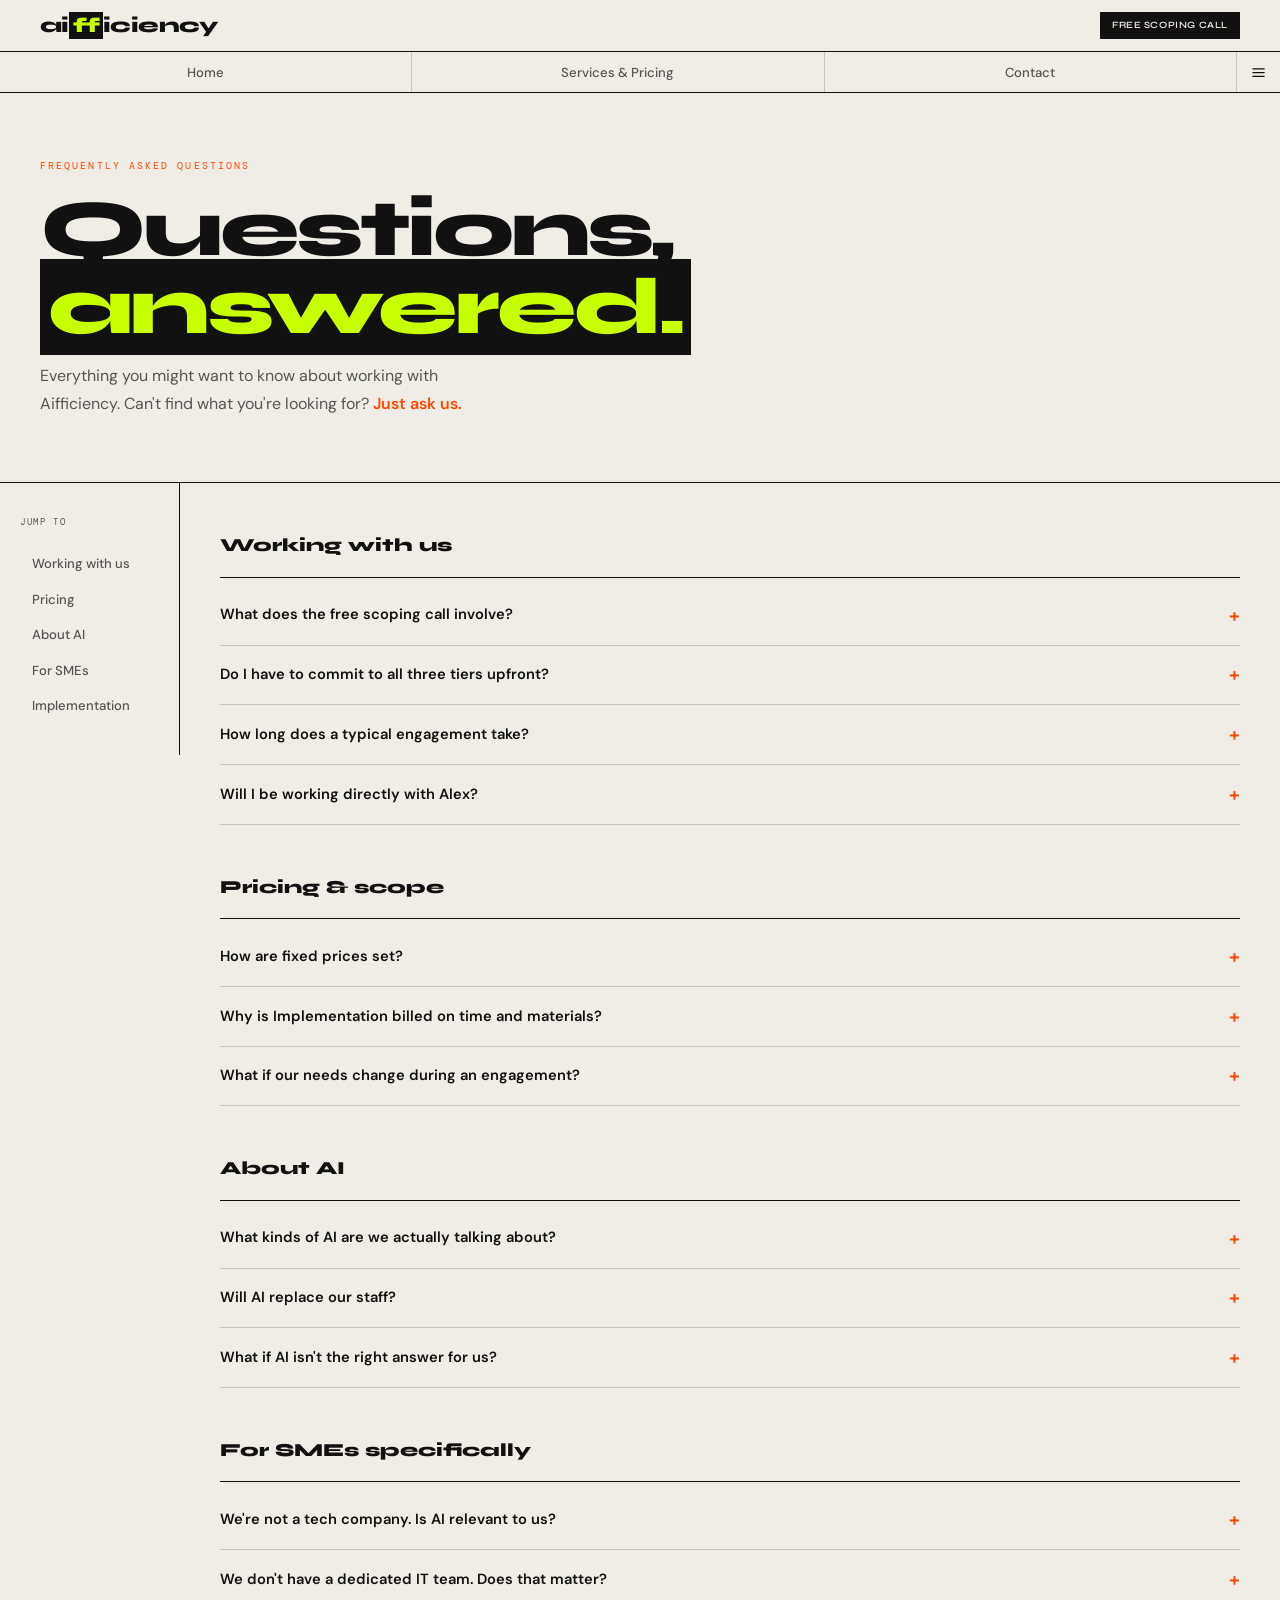
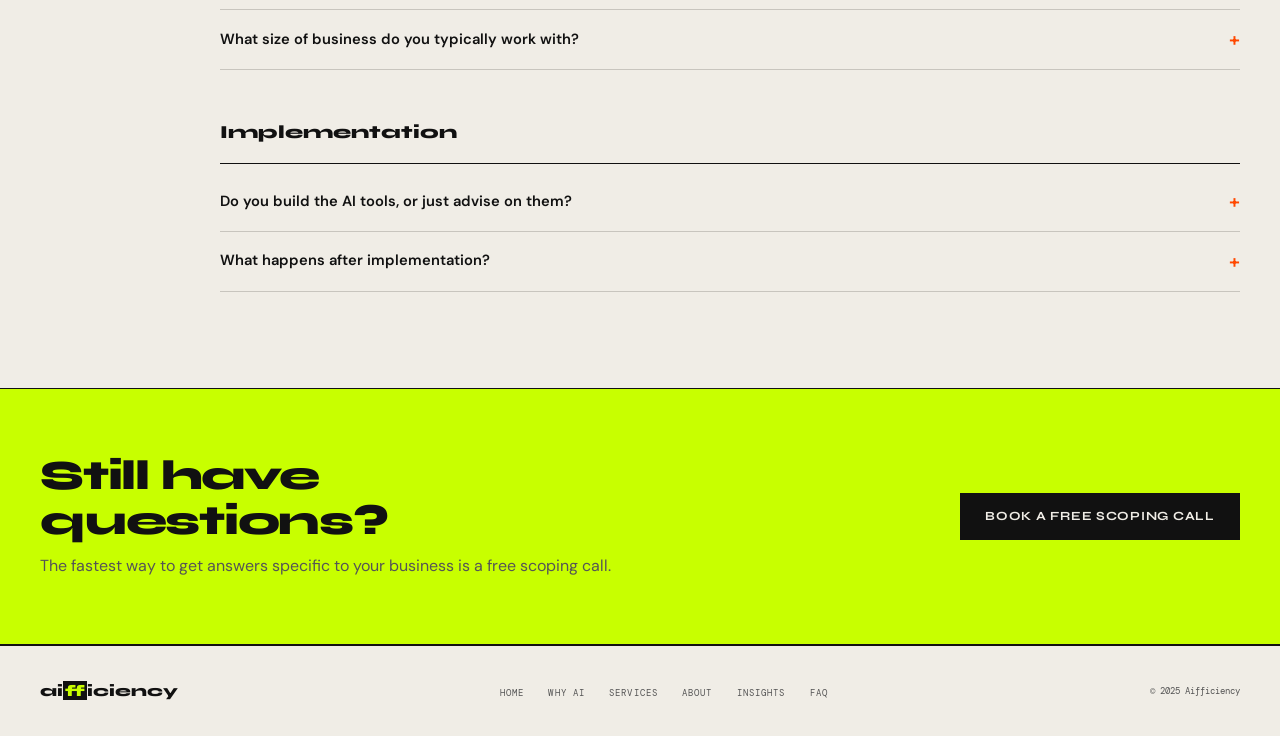
<file: aifficiency-faq.html>
<!DOCTYPE html>
<html lang="en">
<head>
<meta charset="UTF-8">
<meta name="viewport" content="width=device-width,initial-scale=1,viewport-fit=cover">
<title>Aifficiency — FAQ</title>
<link href="https://fonts.googleapis.com/css2?family=Syne:wght@700;800&family=DM+Mono:wght@400;500&family=DM+Sans:wght@400;500;600&display=swap" rel="stylesheet">
<style>

*,*::before,*::after{box-sizing:border-box;margin:0;padding:0}
html{scroll-behavior:smooth;-webkit-text-size-adjust:100%}
body{background:#f0ede6;color:#111;font-family:'DM Sans',sans-serif;font-size:16px;line-height:1.6;overflow-x:hidden;-webkit-font-smoothing:antialiased}
img,svg,video{max-width:100%;height:auto;display:block}

/* ── TOKENS ── */
:root{
  --bg:#f0ede6;--ink:#111;--mid:#555;--card:#e4e1da;
  --dark:#111;--acid:#c8ff00;--orange:#ff4800;--border:#c8c5be;
  --p:clamp(1rem,4vw,2.5rem);
}

/* ── TYPE ── */
.mono{font-family:'DM Mono',monospace}
.syne{font-family:'Syne',sans-serif}
.eyebrow{font-family:'DM Mono',monospace;font-size:.65rem;letter-spacing:.2em;text-transform:uppercase;color:var(--orange);margin-bottom:1rem}
.label{font-family:'DM Mono',monospace;font-size:.62rem;letter-spacing:.18em;text-transform:uppercase;color:var(--mid);margin-bottom:1.25rem}
h1{font-family:'Syne',sans-serif;font-weight:800;font-size:clamp(2.2rem,7vw,5rem);letter-spacing:-.04em;line-height:.97;color:#111}
h1 em{font-style:normal;background:#111;color:var(--acid);padding:0 .1em}
h2{font-family:'Syne',sans-serif;font-weight:800;font-size:clamp(1.5rem,4vw,2.6rem);letter-spacing:-.03em;line-height:1.1;color:#111}
h2 em{font-style:normal;color:var(--orange)}
h2.acid em{color:var(--acid)}
h3{font-family:'Syne',sans-serif;font-weight:700;font-size:clamp(1rem,2.5vw,1.2rem);letter-spacing:-.02em;color:#111}
p{color:var(--mid);line-height:1.75;font-size:clamp(.875rem,2vw,1rem)}
p+p{margin-top:.875rem}
strong{color:#111;font-weight:600}
a{text-decoration:none;color:inherit}

/* ── BUTTONS ── */
.btn{display:inline-block;font-family:'Syne',sans-serif;font-weight:700;font-size:.78rem;letter-spacing:.06em;text-transform:uppercase;padding:.8rem 1.5rem;border:1.5px solid #111;transition:background .15s,color .15s,border-color .15s;text-align:center;cursor:pointer}
.btn-dark{background:#111;color:var(--bg)}
.btn-dark:hover{background:var(--orange);border-color:var(--orange);color:#fff}
.btn-ghost{background:transparent;color:#111}
.btn-ghost:hover{background:var(--card)}
.btn-acid{background:var(--acid);color:#111;border-color:var(--acid)}
.btn-acid:hover{background:#b0e000;border-color:#b0e000}
.btn-block{display:block;width:100%}

/* ── LAYOUT ── */
.container{padding:clamp(2.5rem,5vw,5rem) var(--p)}
.container-sm{padding:clamp(1.5rem,3vw,3rem) var(--p)}
.border-b{border-bottom:1.5px solid #111}
.border-t{border-top:1.5px solid #111}

/* Two col grid */
.grid-2{display:grid;grid-template-columns:1fr 1fr;gap:0}
/* Three col grid */
.grid-3{display:grid;grid-template-columns:repeat(3,1fr);gap:0}

/* Bordered grid cells */
.cell{border-right:1.5px solid #111;border-bottom:1.5px solid #111;padding:clamp(1.25rem,3vw,2rem)}
.cell:last-child,.cell.no-right{border-right:none}
.cell.no-bottom{border-bottom:none}
.cell-dark{background:#111;color:var(--bg)}
.cell-dark h2,.cell-dark h3,.cell-dark p,.cell-dark strong{color:var(--bg)}
.cell-dark p{color:#bbb}
.cell-dark strong{color:var(--bg)}
.cell-dark .label{color:#888}
.cell-dark .eyebrow{color:var(--acid)}

/* ── NAV ── */
.site-header{position:sticky;top:0;z-index:200;background:var(--bg)}
.header-bar{height:52px;padding:0 var(--p);display:flex;align-items:center;justify-content:space-between;border-bottom:1.5px solid #111}
.nav-logo{font-family:'Syne',sans-serif;font-weight:800;font-size:clamp(.95rem,3vw,1.3rem);letter-spacing:-.03em;color:#111;flex-shrink:0}
.nav-logo em{font-style:normal;background:#111;color:var(--acid);padding:.05em .18em}
.nav-cta-btn{font-family:'Syne',sans-serif;font-weight:600;font-size:.6rem;letter-spacing:.06em;text-transform:uppercase;background:#111;color:var(--bg);padding:.3rem .7rem;border:1px solid #111;white-space:nowrap;transition:background .15s}
.nav-cta-btn:hover{background:var(--orange);border-color:var(--orange)}
.nav-bar{border-bottom:1.5px solid #111;position:relative;background:var(--bg)}
.nav-bar-inner{display:flex;align-items:stretch;height:40px}
.nav-primary{display:flex;flex:1;min-width:0}
.nav-primary a{font-family:'DM Sans',sans-serif;font-size:clamp(.7rem,2vw,.82rem);font-weight:500;color:var(--mid);display:flex;align-items:center;justify-content:center;flex:1;padding:0 .5rem;border-right:1px solid var(--border);white-space:nowrap;overflow:hidden;text-overflow:ellipsis;transition:background .15s,color .15s}
.nav-primary a:last-child{border-right:none}
.nav-primary a:hover{background:var(--card);color:#111}
.nav-primary a.active{font-weight:700;color:#111;background:var(--card);box-shadow:inset 0 -2.5px 0 var(--orange)}
.nav-hamburger{width:44px;flex-shrink:0;border:none;border-left:1px solid var(--border);background:transparent;display:flex;align-items:center;justify-content:center;cursor:pointer;transition:background .15s;color:#111;padding:0}
.nav-hamburger:hover{background:var(--card)}
.nav-hamburger svg{width:15px;height:15px;stroke:#111;stroke-width:2;fill:none;stroke-linecap:round}
.nav-dropdown{display:none;position:absolute;top:100%;right:0;background:var(--bg);border:1.5px solid #111;border-top:none;min-width:190px;z-index:300;box-shadow:3px 3px 0 rgba(0,0,0,.07)}
.nav-dropdown.open{display:block}
.nav-dropdown a{font-size:.85rem;font-weight:500;color:#111;display:block;padding:.8rem 1.1rem;border-bottom:1px solid var(--border);transition:background .15s}
.nav-dropdown a:last-child{border-bottom:none}
.nav-dropdown a:hover{background:var(--card)}
.nav-dropdown a.active{font-weight:700;border-left:3px solid var(--orange);padding-left:calc(1.1rem - 3px)}
.nav-overlay{display:none;position:fixed;inset:0;z-index:199}
.nav-overlay.open{display:block}

/* ── MARQUEE ── */
.marquee-wrap{background:#111;border-bottom:1.5px solid #111;padding:.6rem 0;overflow:hidden}
.marquee-inner{display:flex;gap:2rem;white-space:nowrap;animation:marquee 25s linear infinite;width:max-content}
.marquee-inner span{font-family:'DM Mono',monospace;font-size:.6rem;letter-spacing:.15em;text-transform:uppercase;color:#555}
.marquee-inner span.accent{color:var(--acid)}
@keyframes marquee{from{transform:translateX(0)}to{transform:translateX(-50%)}}

/* ── HERO ── */
.hero{display:grid;grid-template-columns:1fr 1fr;border-bottom:1.5px solid #111;min-height:calc(100svh - 92px)}
.hero-left{padding:clamp(2rem,5vw,5rem) var(--p);border-right:1.5px solid #111;display:flex;flex-direction:column;justify-content:space-between;gap:2rem}
.hero-right{display:flex;flex-direction:column}
.hero-stat-block{flex:1;padding:clamp(1.5rem,3vw,2.5rem) var(--p);border-bottom:1.5px solid #111;display:flex;flex-direction:column;justify-content:center}
.hero-stat-block:last-child{border-bottom:none}
.stat-tag{font-family:'DM Mono',monospace;font-size:.6rem;letter-spacing:.15em;text-transform:uppercase;color:var(--orange);margin-bottom:.4rem}
.stat-num{font-family:'Syne',sans-serif;font-weight:800;font-size:clamp(2rem,5vw,3.8rem);letter-spacing:-.05em;line-height:1;color:#111;margin-bottom:.4rem}
.stat-num em{font-style:normal;color:var(--orange)}
.stat-desc{font-size:clamp(.78rem,1.5vw,.875rem);color:var(--mid);line-height:1.55}
.hero-tagline{font-size:clamp(.875rem,2vw,1rem);color:var(--mid);line-height:1.65;padding-top:1.5rem;border-top:1.5px solid var(--border);margin-bottom:1.5rem}
.hero-actions{display:flex;gap:.75rem;flex-wrap:wrap}

/* ── CTA BANNER ── */
.cta-banner{background:var(--acid);padding:clamp(2rem,5vw,4rem) var(--p);display:flex;align-items:center;justify-content:space-between;gap:1.5rem;border-bottom:1.5px solid #111}
.cta-banner h2{color:#111;max-width:500px}
.cta-banner h2 em{color:#111;background:none}

/* ── FOOTER ── */
footer{padding:clamp(1.25rem,3vw,2rem) var(--p);display:flex;justify-content:space-between;align-items:center;flex-wrap:wrap;gap:1rem;border-top:1.5px solid #111}
.footer-logo{font-family:'Syne',sans-serif;font-weight:800;font-size:1rem;color:#111}
.footer-logo em{font-style:normal;background:#111;color:var(--acid);padding:0 .12em}
.footer-links{display:flex;gap:1.5rem;list-style:none;flex-wrap:wrap}
.footer-links a{font-family:'DM Mono',monospace;font-size:.58rem;letter-spacing:.12em;text-transform:uppercase;color:var(--mid)}
.footer-links a:hover{color:#111}
.footer-note{font-family:'DM Mono',monospace;font-size:.55rem;color:var(--mid)}

/* ── PROCESS STRIP ── */
.process-strip{display:flex;border-bottom:1.5px solid #111;overflow-x:auto;-webkit-overflow-scrolling:touch}
.process-step{flex:1;min-width:120px;padding:1rem var(--p);border-right:1.5px solid #111;display:flex;align-items:center;gap:.75rem}
.process-step:last-child{border-right:none}
.step-num{font-family:'DM Mono',monospace;font-size:.6rem;color:var(--orange);flex-shrink:0}
.step-name{font-family:'Syne',sans-serif;font-weight:700;font-size:.78rem;letter-spacing:.05em;text-transform:uppercase}

/* ── FAQ ── */
.faq-item{border-bottom:1px solid var(--border)}
.faq-q{font-size:.92rem;font-weight:600;color:#111;padding:1.1rem 0;display:flex;justify-content:space-between;align-items:center;gap:1rem;cursor:pointer}
.faq-toggle{color:var(--orange);font-size:1.2rem;flex-shrink:0;transition:transform .2s;line-height:1}
.faq-a{font-size:.875rem;color:var(--mid);line-height:1.8;max-height:0;overflow:hidden;transition:max-height .35s ease,padding .2s}
.faq-item.open .faq-a{max-height:300px;padding-bottom:1.25rem}
.faq-item.open .faq-toggle{transform:rotate(45deg)}

/* ── FORM ── */
.form-group{margin-bottom:1.25rem}
.form-label{font-family:'DM Mono',monospace;font-size:.6rem;letter-spacing:.15em;text-transform:uppercase;color:var(--mid);display:block;margin-bottom:.4rem}
.form-input{width:100%;padding:.8rem .9rem;border:1.5px solid var(--border);background:var(--bg);font-family:'DM Sans',sans-serif;font-size:.9rem;color:#111;outline:none;border-radius:0;-webkit-appearance:none;transition:border-color .15s}
.form-input:focus{border-color:#111}
.form-input::placeholder{color:var(--border)}
textarea.form-input{resize:vertical;min-height:110px}
.form-row{display:grid;grid-template-columns:1fr 1fr;gap:1rem}
.form-submit{font-family:'Syne',sans-serif;font-weight:700;font-size:.78rem;letter-spacing:.06em;text-transform:uppercase;background:#111;color:var(--bg);padding:.9rem 1.5rem;border:1.5px solid #111;width:100%;cursor:pointer;margin-top:.5rem;transition:background .15s}
.form-submit:hover{background:var(--orange);border-color:var(--orange)}
.form-note{font-family:'DM Mono',monospace;font-size:.58rem;color:var(--mid);margin-top:.75rem;line-height:1.6;text-align:center}

/* ── ANIMATIONS ── */
@keyframes fadeUp{from{opacity:0;transform:translateY(16px)}to{opacity:1;transform:translateY(0)}}
.fade-in{opacity:0;transform:translateY(16px)}
.fade-in.visible{animation:fadeUp .5s forwards}

/* ── TABLET 768px ── */
@media(max-width:768px){
  .hero{grid-template-columns:1fr;min-height:auto}
  .hero-left{border-right:none;border-bottom:1.5px solid #111}
  .hero-right{display:none}
  .grid-2{grid-template-columns:1fr}
  .grid-3{grid-template-columns:1fr}
  .cell{border-right:none}
  .cell.no-right-mobile{border-right:none}
  .left-col{border-right:none;border-bottom:1.5px solid #111}
  .form-row{grid-template-columns:1fr}
  .cta-banner{flex-direction:column;align-items:flex-start}
  .cta-banner .btn{width:100%;display:block}
  footer{justify-content:center;text-align:center}
  .footer-links{justify-content:center}
}

/* ── MOBILE 480px ── */
@media(max-width:480px){
  :root{--p:1rem}
  h1{font-size:clamp(2rem,9vw,2.8rem)}
  .hero-actions{flex-direction:column}
  .hero-actions .btn{width:100%;display:block}
  .btn-primary,.btn-secondary{display:block;width:100%;text-align:center}
  footer .footer-links{display:none}
  .footer-note{text-align:center;width:100%}
  body{padding-bottom:env(safe-area-inset-bottom,0px)}
  .site-header{padding-top:env(safe-area-inset-top,0px)}
}


.faq-layout{display:grid;grid-template-columns:180px 1fr;border-bottom:1.5px solid #111}
.faq-sidebar{padding:2rem 1.25rem;border-right:1.5px solid #111;position:sticky;top:92px;align-self:start}
.faq-sidebar-label{font-family:'DM Mono',monospace;font-size:.58rem;letter-spacing:.18em;text-transform:uppercase;color:var(--mid);margin-bottom:1rem}
.faq-sidebar-links{list-style:none}
.faq-sidebar-links a{font-size:.82rem;font-weight:500;color:var(--mid);display:block;padding:.45rem .65rem;border-left:2px solid transparent;transition:color .15s,border-color .15s;text-decoration:none}
.faq-sidebar-links a:hover,.faq-sidebar-links a.active{color:#111;border-left-color:var(--orange);font-weight:700}
.faq-content{padding:clamp(2rem,4vw,3rem) var(--p)}
.faq-group{margin-bottom:3rem}
.faq-group-title{font-family:'Syne',sans-serif;font-weight:800;font-size:clamp(.95rem,2vw,1.15rem);color:#111;padding-bottom:1rem;border-bottom:1.5px solid #111;margin-bottom:.5rem}
@media(max-width:768px){
  .faq-layout{grid-template-columns:1fr;display:block}
  .faq-sidebar{display:none}
  .faq-content{padding:2rem var(--p)}
}

</style>
</head>
<body>
<header class="site-header">
  <div class="header-bar">
    <a href="index.html" class="nav-logo">ai<em>ff</em>iciency</a>
    <a href="aifficiency-contact.html" class="nav-cta-btn">Free Scoping Call</a>
  </div>
  <nav class="nav-bar">
    <div class="nav-bar-inner">
      <div class="nav-primary"><a href="index.html" class="">Home</a><a href="aifficiency-pricing.html" class="">Services & Pricing</a><a href="aifficiency-contact.html" class="">Contact</a></div>
      <button class="nav-hamburger" id="navBtn" aria-label="More">
        <svg viewBox="0 0 24 24"><line x1="3" y1="6" x2="21" y2="6"/><line x1="3" y1="12" x2="21" y2="12"/><line x1="3" y1="18" x2="21" y2="18"/></svg>
      </button>
    </div>
    <div class="nav-dropdown" id="navDropdown"><a href="aifficiency-why.html" class="">Why AI</a><a href="aifficiency-about.html" class="">About</a><a href="aifficiency-insights.html" class="">Insights</a><a href="aifficiency-faq.html" class="active">FAQ</a><a href="aifficiency-aiready.html" class="">Is AI Right For Me?</a></div>
  </nav>
  <div class="nav-overlay" id="navOverlay"></div>
</header>

<section class="container border-b">
  <p class="eyebrow">Frequently asked questions</p>
  <h1 style="margin-bottom:1rem">Questions,<br><em>answered.</em></h1>
  <p style="max-width:480px">Everything you might want to know about working with Aifficiency. Can't find what you're looking for? <a href="aifficiency-contact.html" style="color:var(--orange);font-weight:600">Just ask us.</a></p>
</section>

<div class="faq-layout">
  <aside class="faq-sidebar">
    <div class="faq-sidebar-label">Jump to</div>
    <ul class="faq-sidebar-links">
      <li><a href="#working" class="active">Working with us</a></li>
      <li><a href="#pricing">Pricing</a></li>
      <li><a href="#ai">About AI</a></li>
      <li><a href="#sme">For SMEs</a></li>
      <li><a href="#implementation">Implementation</a></li>
    </ul>
  </aside>
  <div class="faq-content">

    <div class="faq-group" id="working">
      <div class="faq-group-title">Working with us</div>
      <div class="faq-item"><div class="faq-q">What does the free scoping call involve? <span class="faq-toggle">+</span></div><div class="faq-a">A 45-minute conversation — no slides, no pitch. We ask about your business, your processes, and your goals. By the end, you'll have a clear sense of whether AI is likely to help. No obligation to proceed.</div></div>
      <div class="faq-item"><div class="faq-q">Do I have to commit to all three tiers upfront? <span class="faq-toggle">+</span></div><div class="faq-a">No. Each tier is available independently. We'll always recommend the approach that makes most sense, even if that means doing less with us.</div></div>
      <div class="faq-item"><div class="faq-q">How long does a typical engagement take? <span class="faq-toggle">+</span></div><div class="faq-a">Discover: 2–3 weeks. Evaluate: 3–4 weeks. Implementation varies — we'll estimate clearly before anything begins. End-to-end across all three tiers typically runs 10–20 weeks.</div></div>
      <div class="faq-item"><div class="faq-q">Will I be working directly with Alex? <span class="faq-toggle">+</span></div><div class="faq-a">Yes. Alex leads every engagement. If a project benefits from specialist input, relevant people from the wider network may be involved — but Alex is always the primary point of contact.</div></div>
    </div>

    <div class="faq-group" id="pricing">
      <div class="faq-group-title">Pricing & scope</div>
      <div class="faq-item"><div class="faq-q">How are fixed prices set? <span class="faq-toggle">+</span></div><div class="faq-a">After the scoping call, we provide a fixed price before any work begins. The price reflects the size and complexity of your business. Figures on our pricing page are starting points.</div></div>
      <div class="faq-item"><div class="faq-q">Why is Implementation billed on time and materials? <span class="faq-toggle">+</span></div><div class="faq-a">Implementation involves working in a live environment where scope can shift. Time and materials gives you flexibility — we agree an estimated range upfront, and you receive weekly timesheets.</div></div>
      <div class="faq-item"><div class="faq-q">What if our needs change during an engagement? <span class="faq-toggle">+</span></div><div class="faq-a">Any significant scope change is discussed and re-agreed before we proceed. We don't quietly expand scope and invoice for it later.</div></div>
    </div>

    <div class="faq-group" id="ai">
      <div class="faq-group-title">About AI</div>
      <div class="faq-item"><div class="faq-q">What kinds of AI are we actually talking about? <span class="faq-toggle">+</span></div><div class="faq-a">Practical, applied AI — process automation, machine learning for forecasting, AI-assisted document processing, intelligent scheduling, natural language tools for customer service, and data analysis. We focus on what's proven, available, and right for your scale.</div></div>
      <div class="faq-item"><div class="faq-q">Will AI replace our staff? <span class="faq-toggle">+</span></div><div class="faq-a">In most SME contexts, no. The more realistic outcome is AI handles repetitive low-value tasks — freeing your people for work that actually needs them. It usually means you grow without hiring as quickly, rather than letting people go.</div></div>
      <div class="faq-item"><div class="faq-q">What if AI isn't the right answer for us? <span class="faq-toggle">+</span></div><div class="faq-a">That's a legitimate outcome and we'll say so clearly. Discover might reveal a simpler process change would solve the problem. We'd rather tell you early than take you through a full engagement delivering something that doesn't make a real difference.</div></div>
    </div>

    <div class="faq-group" id="sme">
      <div class="faq-group-title">For SMEs specifically</div>
      <div class="faq-item"><div class="faq-q">We're not a tech company. Is AI relevant to us? <span class="faq-toggle">+</span></div><div class="faq-a">Almost certainly. The businesses getting the most value from AI right now aren't tech companies — they're logistics firms automating reporting, retailers improving forecasting, and professional services firms cutting admin. If you have repeating processes, you have AI opportunities.</div></div>
      <div class="faq-item"><div class="faq-q">We don't have a dedicated IT team. Does that matter? <span class="faq-toggle">+</span></div><div class="faq-a">Not necessarily. Many tools are designed for non-technical users. Where technical implementation is needed, we factor that into the plan.</div></div>
      <div class="faq-item"><div class="faq-q">What size of business do you typically work with? <span class="faq-toggle">+</span></div><div class="faq-a">Typically 20–250 staff. Large enough to have real process complexity and budget, small enough that you're talking directly to the decision-maker.</div></div>
    </div>

    <div class="faq-group" id="implementation">
      <div class="faq-group-title">Implementation</div>
      <div class="faq-item"><div class="faq-q">Do you build the AI tools, or just advise on them? <span class="faq-toggle">+</span></div><div class="faq-a">Both, depending on what's needed. In many cases we're configuring and deploying existing tools — which is usually faster and more cost-effective. Where custom development is required, we work alongside your chosen partner or help you find one.</div></div>
      <div class="faq-item"><div class="faq-q">What happens after implementation? <span class="faq-toggle">+</span></div><div class="faq-a">Implementation includes 30 days of post-launch monitoring as standard. After that, most clients manage the tools themselves. Ongoing support beyond that can be discussed.</div></div>
    </div>

  </div>
</div>

<div class="cta-banner">
  <div>
    <h2>Still have questions?</h2>
    <p style="margin-top:.5rem">The fastest way to get answers specific to your business is a free scoping call.</p>
  </div>
  <a href="aifficiency-contact.html" class="btn btn-dark">Book a free scoping call</a>
</div>


<footer>
  <div class="footer-logo">ai<em>ff</em>iciency</div>
  <ul class="footer-links">
    <li><a href="index.html">Home</a></li>
    <li><a href="aifficiency-why.html">Why AI</a></li>
    <li><a href="aifficiency-pricing.html">Services</a></li>
    <li><a href="aifficiency-about.html">About</a></li>
    <li><a href="aifficiency-insights.html">Insights</a></li>
    <li><a href="aifficiency-faq.html">FAQ</a></li>
  </ul>
  <div class="footer-note">© 2025 Aifficiency</div>
</footer>


<script>
const btn=document.getElementById('navBtn');
const dd=document.getElementById('navDropdown');
const ov=document.getElementById('navOverlay');
if(btn){
  btn.addEventListener('click',()=>{dd.classList.toggle('open');ov.classList.toggle('open')});
  ov.addEventListener('click',()=>{dd.classList.remove('open');ov.classList.remove('open')});
}
// Scroll fade-ins
const obs=new IntersectionObserver(els=>els.forEach(e=>{if(e.isIntersecting)e.target.classList.add('visible')}),{threshold:.1});
document.querySelectorAll('.fade-in').forEach(el=>obs.observe(el));
</script>

<script>
document.querySelectorAll('.faq-item').forEach(item=>{
  item.querySelector('.faq-q').addEventListener('click',()=>{
    const open=item.classList.contains('open');
    document.querySelectorAll('.faq-item').forEach(i=>i.classList.remove('open'));
    if(!open)item.classList.add('open');
  });
});
// Sidebar highlight
const groups=document.querySelectorAll('.faq-group');
const links=document.querySelectorAll('.faq-sidebar-links a');
window.addEventListener('scroll',()=>{
  let cur='';
  groups.forEach(g=>{if(g.getBoundingClientRect().top<120)cur=g.id});
  links.forEach(a=>a.classList.toggle('active',a.getAttribute('href')==='#'+cur));
});
</script>
</body>
</html>
</file>
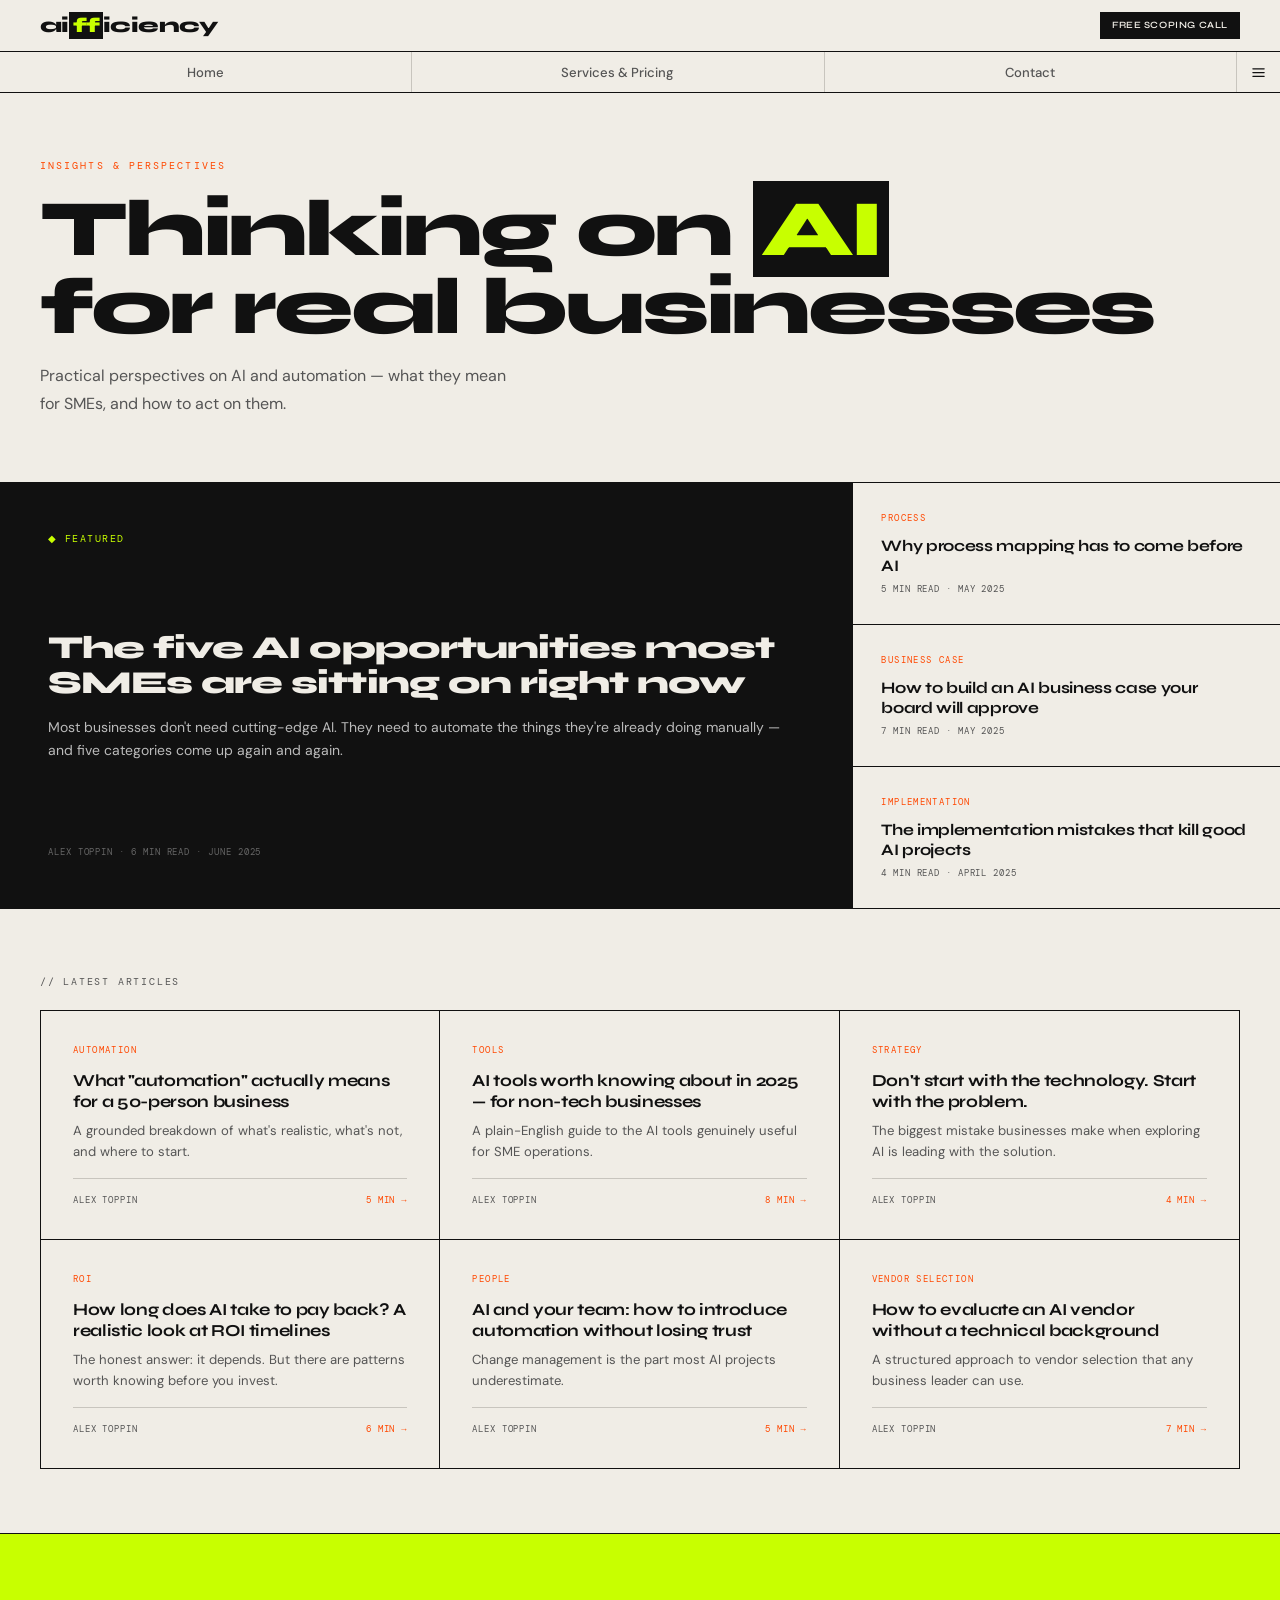
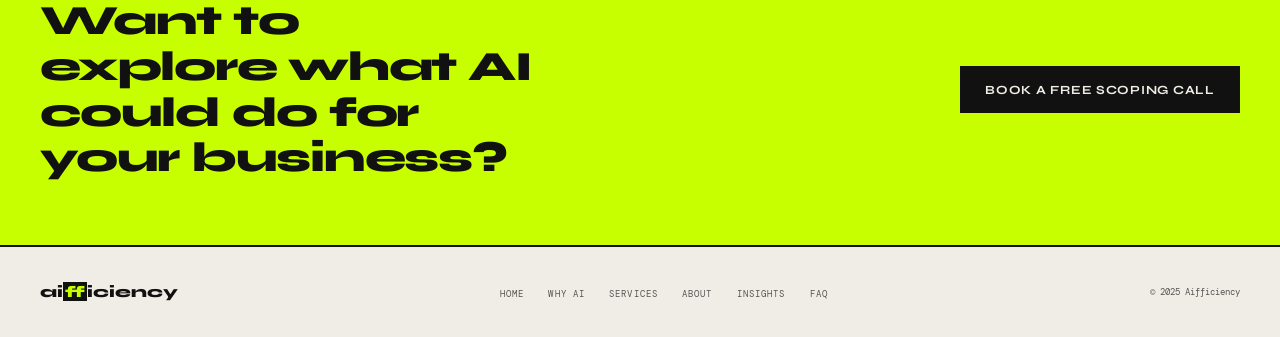
<file: aifficiency-insights.html>
<!DOCTYPE html>
<html lang="en">
<head>
<meta charset="UTF-8">
<meta name="viewport" content="width=device-width,initial-scale=1,viewport-fit=cover">
<title>Aifficiency — Insights</title>
<link href="https://fonts.googleapis.com/css2?family=Syne:wght@700;800&family=DM+Mono:wght@400;500&family=DM+Sans:wght@400;500;600&display=swap" rel="stylesheet">
<style>

*,*::before,*::after{box-sizing:border-box;margin:0;padding:0}
html{scroll-behavior:smooth;-webkit-text-size-adjust:100%}
body{background:#f0ede6;color:#111;font-family:'DM Sans',sans-serif;font-size:16px;line-height:1.6;overflow-x:hidden;-webkit-font-smoothing:antialiased}
img,svg,video{max-width:100%;height:auto;display:block}

/* ── TOKENS ── */
:root{
  --bg:#f0ede6;--ink:#111;--mid:#555;--card:#e4e1da;
  --dark:#111;--acid:#c8ff00;--orange:#ff4800;--border:#c8c5be;
  --p:clamp(1rem,4vw,2.5rem);
}

/* ── TYPE ── */
.mono{font-family:'DM Mono',monospace}
.syne{font-family:'Syne',sans-serif}
.eyebrow{font-family:'DM Mono',monospace;font-size:.65rem;letter-spacing:.2em;text-transform:uppercase;color:var(--orange);margin-bottom:1rem}
.label{font-family:'DM Mono',monospace;font-size:.62rem;letter-spacing:.18em;text-transform:uppercase;color:var(--mid);margin-bottom:1.25rem}
h1{font-family:'Syne',sans-serif;font-weight:800;font-size:clamp(2.2rem,7vw,5rem);letter-spacing:-.04em;line-height:.97;color:#111}
h1 em{font-style:normal;background:#111;color:var(--acid);padding:0 .1em}
h2{font-family:'Syne',sans-serif;font-weight:800;font-size:clamp(1.5rem,4vw,2.6rem);letter-spacing:-.03em;line-height:1.1;color:#111}
h2 em{font-style:normal;color:var(--orange)}
h2.acid em{color:var(--acid)}
h3{font-family:'Syne',sans-serif;font-weight:700;font-size:clamp(1rem,2.5vw,1.2rem);letter-spacing:-.02em;color:#111}
p{color:var(--mid);line-height:1.75;font-size:clamp(.875rem,2vw,1rem)}
p+p{margin-top:.875rem}
strong{color:#111;font-weight:600}
a{text-decoration:none;color:inherit}

/* ── BUTTONS ── */
.btn{display:inline-block;font-family:'Syne',sans-serif;font-weight:700;font-size:.78rem;letter-spacing:.06em;text-transform:uppercase;padding:.8rem 1.5rem;border:1.5px solid #111;transition:background .15s,color .15s,border-color .15s;text-align:center;cursor:pointer}
.btn-dark{background:#111;color:var(--bg)}
.btn-dark:hover{background:var(--orange);border-color:var(--orange);color:#fff}
.btn-ghost{background:transparent;color:#111}
.btn-ghost:hover{background:var(--card)}
.btn-acid{background:var(--acid);color:#111;border-color:var(--acid)}
.btn-acid:hover{background:#b0e000;border-color:#b0e000}
.btn-block{display:block;width:100%}

/* ── LAYOUT ── */
.container{padding:clamp(2.5rem,5vw,5rem) var(--p)}
.container-sm{padding:clamp(1.5rem,3vw,3rem) var(--p)}
.border-b{border-bottom:1.5px solid #111}
.border-t{border-top:1.5px solid #111}

/* Two col grid */
.grid-2{display:grid;grid-template-columns:1fr 1fr;gap:0}
/* Three col grid */
.grid-3{display:grid;grid-template-columns:repeat(3,1fr);gap:0}

/* Bordered grid cells */
.cell{border-right:1.5px solid #111;border-bottom:1.5px solid #111;padding:clamp(1.25rem,3vw,2rem)}
.cell:last-child,.cell.no-right{border-right:none}
.cell.no-bottom{border-bottom:none}
.cell-dark{background:#111;color:var(--bg)}
.cell-dark h2,.cell-dark h3,.cell-dark p,.cell-dark strong{color:var(--bg)}
.cell-dark p{color:#bbb}
.cell-dark strong{color:var(--bg)}
.cell-dark .label{color:#888}
.cell-dark .eyebrow{color:var(--acid)}

/* ── NAV ── */
.site-header{position:sticky;top:0;z-index:200;background:var(--bg)}
.header-bar{height:52px;padding:0 var(--p);display:flex;align-items:center;justify-content:space-between;border-bottom:1.5px solid #111}
.nav-logo{font-family:'Syne',sans-serif;font-weight:800;font-size:clamp(.95rem,3vw,1.3rem);letter-spacing:-.03em;color:#111;flex-shrink:0}
.nav-logo em{font-style:normal;background:#111;color:var(--acid);padding:.05em .18em}
.nav-cta-btn{font-family:'Syne',sans-serif;font-weight:600;font-size:.6rem;letter-spacing:.06em;text-transform:uppercase;background:#111;color:var(--bg);padding:.3rem .7rem;border:1px solid #111;white-space:nowrap;transition:background .15s}
.nav-cta-btn:hover{background:var(--orange);border-color:var(--orange)}
.nav-bar{border-bottom:1.5px solid #111;position:relative;background:var(--bg)}
.nav-bar-inner{display:flex;align-items:stretch;height:40px}
.nav-primary{display:flex;flex:1;min-width:0}
.nav-primary a{font-family:'DM Sans',sans-serif;font-size:clamp(.7rem,2vw,.82rem);font-weight:500;color:var(--mid);display:flex;align-items:center;justify-content:center;flex:1;padding:0 .5rem;border-right:1px solid var(--border);white-space:nowrap;overflow:hidden;text-overflow:ellipsis;transition:background .15s,color .15s}
.nav-primary a:last-child{border-right:none}
.nav-primary a:hover{background:var(--card);color:#111}
.nav-primary a.active{font-weight:700;color:#111;background:var(--card);box-shadow:inset 0 -2.5px 0 var(--orange)}
.nav-hamburger{width:44px;flex-shrink:0;border:none;border-left:1px solid var(--border);background:transparent;display:flex;align-items:center;justify-content:center;cursor:pointer;transition:background .15s;color:#111;padding:0}
.nav-hamburger:hover{background:var(--card)}
.nav-hamburger svg{width:15px;height:15px;stroke:#111;stroke-width:2;fill:none;stroke-linecap:round}
.nav-dropdown{display:none;position:absolute;top:100%;right:0;background:var(--bg);border:1.5px solid #111;border-top:none;min-width:190px;z-index:300;box-shadow:3px 3px 0 rgba(0,0,0,.07)}
.nav-dropdown.open{display:block}
.nav-dropdown a{font-size:.85rem;font-weight:500;color:#111;display:block;padding:.8rem 1.1rem;border-bottom:1px solid var(--border);transition:background .15s}
.nav-dropdown a:last-child{border-bottom:none}
.nav-dropdown a:hover{background:var(--card)}
.nav-dropdown a.active{font-weight:700;border-left:3px solid var(--orange);padding-left:calc(1.1rem - 3px)}
.nav-overlay{display:none;position:fixed;inset:0;z-index:199}
.nav-overlay.open{display:block}

/* ── MARQUEE ── */
.marquee-wrap{background:#111;border-bottom:1.5px solid #111;padding:.6rem 0;overflow:hidden}
.marquee-inner{display:flex;gap:2rem;white-space:nowrap;animation:marquee 25s linear infinite;width:max-content}
.marquee-inner span{font-family:'DM Mono',monospace;font-size:.6rem;letter-spacing:.15em;text-transform:uppercase;color:#555}
.marquee-inner span.accent{color:var(--acid)}
@keyframes marquee{from{transform:translateX(0)}to{transform:translateX(-50%)}}

/* ── HERO ── */
.hero{display:grid;grid-template-columns:1fr 1fr;border-bottom:1.5px solid #111;min-height:calc(100svh - 92px)}
.hero-left{padding:clamp(2rem,5vw,5rem) var(--p);border-right:1.5px solid #111;display:flex;flex-direction:column;justify-content:space-between;gap:2rem}
.hero-right{display:flex;flex-direction:column}
.hero-stat-block{flex:1;padding:clamp(1.5rem,3vw,2.5rem) var(--p);border-bottom:1.5px solid #111;display:flex;flex-direction:column;justify-content:center}
.hero-stat-block:last-child{border-bottom:none}
.stat-tag{font-family:'DM Mono',monospace;font-size:.6rem;letter-spacing:.15em;text-transform:uppercase;color:var(--orange);margin-bottom:.4rem}
.stat-num{font-family:'Syne',sans-serif;font-weight:800;font-size:clamp(2rem,5vw,3.8rem);letter-spacing:-.05em;line-height:1;color:#111;margin-bottom:.4rem}
.stat-num em{font-style:normal;color:var(--orange)}
.stat-desc{font-size:clamp(.78rem,1.5vw,.875rem);color:var(--mid);line-height:1.55}
.hero-tagline{font-size:clamp(.875rem,2vw,1rem);color:var(--mid);line-height:1.65;padding-top:1.5rem;border-top:1.5px solid var(--border);margin-bottom:1.5rem}
.hero-actions{display:flex;gap:.75rem;flex-wrap:wrap}

/* ── CTA BANNER ── */
.cta-banner{background:var(--acid);padding:clamp(2rem,5vw,4rem) var(--p);display:flex;align-items:center;justify-content:space-between;gap:1.5rem;border-bottom:1.5px solid #111}
.cta-banner h2{color:#111;max-width:500px}
.cta-banner h2 em{color:#111;background:none}

/* ── FOOTER ── */
footer{padding:clamp(1.25rem,3vw,2rem) var(--p);display:flex;justify-content:space-between;align-items:center;flex-wrap:wrap;gap:1rem;border-top:1.5px solid #111}
.footer-logo{font-family:'Syne',sans-serif;font-weight:800;font-size:1rem;color:#111}
.footer-logo em{font-style:normal;background:#111;color:var(--acid);padding:0 .12em}
.footer-links{display:flex;gap:1.5rem;list-style:none;flex-wrap:wrap}
.footer-links a{font-family:'DM Mono',monospace;font-size:.58rem;letter-spacing:.12em;text-transform:uppercase;color:var(--mid)}
.footer-links a:hover{color:#111}
.footer-note{font-family:'DM Mono',monospace;font-size:.55rem;color:var(--mid)}

/* ── PROCESS STRIP ── */
.process-strip{display:flex;border-bottom:1.5px solid #111;overflow-x:auto;-webkit-overflow-scrolling:touch}
.process-step{flex:1;min-width:120px;padding:1rem var(--p);border-right:1.5px solid #111;display:flex;align-items:center;gap:.75rem}
.process-step:last-child{border-right:none}
.step-num{font-family:'DM Mono',monospace;font-size:.6rem;color:var(--orange);flex-shrink:0}
.step-name{font-family:'Syne',sans-serif;font-weight:700;font-size:.78rem;letter-spacing:.05em;text-transform:uppercase}

/* ── FAQ ── */
.faq-item{border-bottom:1px solid var(--border)}
.faq-q{font-size:.92rem;font-weight:600;color:#111;padding:1.1rem 0;display:flex;justify-content:space-between;align-items:center;gap:1rem;cursor:pointer}
.faq-toggle{color:var(--orange);font-size:1.2rem;flex-shrink:0;transition:transform .2s;line-height:1}
.faq-a{font-size:.875rem;color:var(--mid);line-height:1.8;max-height:0;overflow:hidden;transition:max-height .35s ease,padding .2s}
.faq-item.open .faq-a{max-height:300px;padding-bottom:1.25rem}
.faq-item.open .faq-toggle{transform:rotate(45deg)}

/* ── FORM ── */
.form-group{margin-bottom:1.25rem}
.form-label{font-family:'DM Mono',monospace;font-size:.6rem;letter-spacing:.15em;text-transform:uppercase;color:var(--mid);display:block;margin-bottom:.4rem}
.form-input{width:100%;padding:.8rem .9rem;border:1.5px solid var(--border);background:var(--bg);font-family:'DM Sans',sans-serif;font-size:.9rem;color:#111;outline:none;border-radius:0;-webkit-appearance:none;transition:border-color .15s}
.form-input:focus{border-color:#111}
.form-input::placeholder{color:var(--border)}
textarea.form-input{resize:vertical;min-height:110px}
.form-row{display:grid;grid-template-columns:1fr 1fr;gap:1rem}
.form-submit{font-family:'Syne',sans-serif;font-weight:700;font-size:.78rem;letter-spacing:.06em;text-transform:uppercase;background:#111;color:var(--bg);padding:.9rem 1.5rem;border:1.5px solid #111;width:100%;cursor:pointer;margin-top:.5rem;transition:background .15s}
.form-submit:hover{background:var(--orange);border-color:var(--orange)}
.form-note{font-family:'DM Mono',monospace;font-size:.58rem;color:var(--mid);margin-top:.75rem;line-height:1.6;text-align:center}

/* ── ANIMATIONS ── */
@keyframes fadeUp{from{opacity:0;transform:translateY(16px)}to{opacity:1;transform:translateY(0)}}
.fade-in{opacity:0;transform:translateY(16px)}
.fade-in.visible{animation:fadeUp .5s forwards}

/* ── TABLET 768px ── */
@media(max-width:768px){
  .hero{grid-template-columns:1fr;min-height:auto}
  .hero-left{border-right:none;border-bottom:1.5px solid #111}
  .hero-right{display:none}
  .grid-2{grid-template-columns:1fr}
  .grid-3{grid-template-columns:1fr}
  .cell{border-right:none}
  .cell.no-right-mobile{border-right:none}
  .left-col{border-right:none;border-bottom:1.5px solid #111}
  .form-row{grid-template-columns:1fr}
  .cta-banner{flex-direction:column;align-items:flex-start}
  .cta-banner .btn{width:100%;display:block}
  footer{justify-content:center;text-align:center}
  .footer-links{justify-content:center}
}

/* ── MOBILE 480px ── */
@media(max-width:480px){
  :root{--p:1rem}
  h1{font-size:clamp(2rem,9vw,2.8rem)}
  .hero-actions{flex-direction:column}
  .hero-actions .btn{width:100%;display:block}
  .btn-primary,.btn-secondary{display:block;width:100%;text-align:center}
  footer .footer-links{display:none}
  .footer-note{text-align:center;width:100%}
  body{padding-bottom:env(safe-area-inset-bottom,0px)}
  .site-header{padding-top:env(safe-area-inset-top,0px)}
}


.featured{display:grid;grid-template-columns:2fr 1fr;border-bottom:1.5px solid #111}
.featured-main{padding:clamp(2rem,4vw,3rem);background:#111;color:var(--bg);border-right:1.5px solid #111;text-decoration:none;display:flex;flex-direction:column;justify-content:space-between;min-height:320px;transition:background .2s}
.featured-main:hover{background:#1c1c1c}
.feat-tag{font-family:'DM Mono',monospace;font-size:.6rem;letter-spacing:.15em;text-transform:uppercase;color:var(--acid);margin-bottom:2rem}
.feat-title{font-family:'Syne',sans-serif;font-weight:800;font-size:clamp(1.3rem,3vw,2rem);letter-spacing:-.03em;line-height:1.1;color:var(--bg);margin-bottom:1rem}
.feat-excerpt{font-size:.875rem;color:#bbb;line-height:1.65}
.feat-meta{font-family:'DM Mono',monospace;font-size:.58rem;letter-spacing:.1em;text-transform:uppercase;color:#666;margin-top:2rem}
.featured-side{display:flex;flex-direction:column}
.side-card{padding:clamp(1.25rem,2.5vw,1.75rem);border-bottom:1.5px solid #111;text-decoration:none;color:#111;flex:1;transition:background .2s}
.side-card:last-child{border-bottom:none}
.side-card:hover{background:var(--card)}
.side-tag{font-family:'DM Mono',monospace;font-size:.58rem;letter-spacing:.15em;text-transform:uppercase;color:var(--orange);margin-bottom:.6rem}
.side-title{font-family:'Syne',sans-serif;font-weight:700;font-size:clamp(.9rem,2vw,1rem);letter-spacing:-.02em;line-height:1.25;margin-bottom:.4rem}
.side-meta{font-family:'DM Mono',monospace;font-size:.55rem;letter-spacing:.1em;text-transform:uppercase;color:var(--mid)}
.articles-grid{display:grid;grid-template-columns:repeat(3,1fr);border:1.5px solid #111}
.article-card{padding:clamp(1.25rem,2.5vw,2rem);border-right:1.5px solid #111;border-bottom:1.5px solid #111;text-decoration:none;color:#111;transition:background .2s}
.article-card:nth-child(3n){border-right:none}
.article-card:nth-last-child(-n+3){border-bottom:none}
.article-card:hover{background:var(--card)}
.art-tag{font-family:'DM Mono',monospace;font-size:.58rem;letter-spacing:.15em;text-transform:uppercase;color:var(--orange);margin-bottom:.75rem}
.art-title{font-family:'Syne',sans-serif;font-weight:700;font-size:clamp(.9rem,2vw,1.05rem);letter-spacing:-.02em;line-height:1.25;margin-bottom:.5rem}
.art-excerpt{font-size:.82rem;color:var(--mid);line-height:1.6}
.art-meta{font-family:'DM Mono',monospace;font-size:.55rem;letter-spacing:.1em;text-transform:uppercase;color:var(--mid);margin-top:1rem;padding-top:.875rem;border-top:1px solid var(--border);display:flex;justify-content:space-between}
.art-read{color:var(--orange)}
@media(max-width:768px){
  .featured{grid-template-columns:1fr;display:block}
  .featured-main{border-right:none;border-bottom:1.5px solid #111;min-height:auto}
  .articles-grid{grid-template-columns:1fr}
  .article-card{border-right:none;border-bottom:1.5px solid #111 !important}
  .article-card:last-child{border-bottom:none !important}
}

</style>
</head>
<body>
<header class="site-header">
  <div class="header-bar">
    <a href="index.html" class="nav-logo">ai<em>ff</em>iciency</a>
    <a href="aifficiency-contact.html" class="nav-cta-btn">Free Scoping Call</a>
  </div>
  <nav class="nav-bar">
    <div class="nav-bar-inner">
      <div class="nav-primary"><a href="index.html" class="">Home</a><a href="aifficiency-pricing.html" class="">Services & Pricing</a><a href="aifficiency-contact.html" class="">Contact</a></div>
      <button class="nav-hamburger" id="navBtn" aria-label="More">
        <svg viewBox="0 0 24 24"><line x1="3" y1="6" x2="21" y2="6"/><line x1="3" y1="12" x2="21" y2="12"/><line x1="3" y1="18" x2="21" y2="18"/></svg>
      </button>
    </div>
    <div class="nav-dropdown" id="navDropdown"><a href="aifficiency-why.html" class="">Why AI</a><a href="aifficiency-about.html" class="">About</a><a href="aifficiency-insights.html" class="active">Insights</a><a href="aifficiency-faq.html" class="">FAQ</a><a href="aifficiency-aiready.html" class="">Is AI Right For Me?</a></div>
  </nav>
  <div class="nav-overlay" id="navOverlay"></div>
</header>

<section class="container border-b">
  <p class="eyebrow">Insights & perspectives</p>
  <h1 style="margin-bottom:1rem">Thinking on <em>AI</em><br>for real businesses</h1>
  <p style="max-width:480px">Practical perspectives on AI and automation — what they mean for SMEs, and how to act on them.</p>
</section>

<div class="featured">
  <a href="#" class="featured-main">
    <div class="feat-tag">◆ Featured</div>
    <div>
      <div class="feat-title">The five AI opportunities most SMEs are sitting on right now</div>
      <p class="feat-excerpt">Most businesses don't need cutting-edge AI. They need to automate the things they're already doing manually — and five categories come up again and again.</p>
    </div>
    <div class="feat-meta">Alex Toppin · 6 min read · June 2025</div>
  </a>
  <div class="featured-side">
    <a href="#" class="side-card">
      <div class="side-tag">Process</div>
      <div class="side-title">Why process mapping has to come before AI</div>
      <div class="side-meta">5 min read · May 2025</div>
    </a>
    <a href="#" class="side-card">
      <div class="side-tag">Business case</div>
      <div class="side-title">How to build an AI business case your board will approve</div>
      <div class="side-meta">7 min read · May 2025</div>
    </a>
    <a href="#" class="side-card">
      <div class="side-tag">Implementation</div>
      <div class="side-title">The implementation mistakes that kill good AI projects</div>
      <div class="side-meta">4 min read · April 2025</div>
    </a>
  </div>
</div>

<section class="container border-b">
  <p class="label">// Latest articles</p>
  <div class="articles-grid">
    <a href="#" class="article-card fade-in">
      <div class="art-tag">Automation</div>
      <div class="art-title">What "automation" actually means for a 50-person business</div>
      <p class="art-excerpt">A grounded breakdown of what's realistic, what's not, and where to start.</p>
      <div class="art-meta"><span>Alex Toppin</span><span class="art-read">5 min →</span></div>
    </a>
    <a href="#" class="article-card fade-in">
      <div class="art-tag">Tools</div>
      <div class="art-title">AI tools worth knowing about in 2025 — for non-tech businesses</div>
      <p class="art-excerpt">A plain-English guide to the AI tools genuinely useful for SME operations.</p>
      <div class="art-meta"><span>Alex Toppin</span><span class="art-read">8 min →</span></div>
    </a>
    <a href="#" class="article-card fade-in">
      <div class="art-tag">Strategy</div>
      <div class="art-title">Don't start with the technology. Start with the problem.</div>
      <p class="art-excerpt">The biggest mistake businesses make when exploring AI is leading with the solution.</p>
      <div class="art-meta"><span>Alex Toppin</span><span class="art-read">4 min →</span></div>
    </a>
    <a href="#" class="article-card fade-in">
      <div class="art-tag">ROI</div>
      <div class="art-title">How long does AI take to pay back? A realistic look at ROI timelines</div>
      <p class="art-excerpt">The honest answer: it depends. But there are patterns worth knowing before you invest.</p>
      <div class="art-meta"><span>Alex Toppin</span><span class="art-read">6 min →</span></div>
    </a>
    <a href="#" class="article-card fade-in">
      <div class="art-tag">People</div>
      <div class="art-title">AI and your team: how to introduce automation without losing trust</div>
      <p class="art-excerpt">Change management is the part most AI projects underestimate.</p>
      <div class="art-meta"><span>Alex Toppin</span><span class="art-read">5 min →</span></div>
    </a>
    <a href="#" class="article-card fade-in">
      <div class="art-tag">Vendor selection</div>
      <div class="art-title">How to evaluate an AI vendor without a technical background</div>
      <p class="art-excerpt">A structured approach to vendor selection that any business leader can use.</p>
      <div class="art-meta"><span>Alex Toppin</span><span class="art-read">7 min →</span></div>
    </a>
  </div>
</section>

<div class="cta-banner">
  <div>
    <h2>Want to explore what AI could do for your business?</h2>
  </div>
  <a href="aifficiency-contact.html" class="btn btn-dark">Book a free scoping call</a>
</div>


<footer>
  <div class="footer-logo">ai<em>ff</em>iciency</div>
  <ul class="footer-links">
    <li><a href="index.html">Home</a></li>
    <li><a href="aifficiency-why.html">Why AI</a></li>
    <li><a href="aifficiency-pricing.html">Services</a></li>
    <li><a href="aifficiency-about.html">About</a></li>
    <li><a href="aifficiency-insights.html">Insights</a></li>
    <li><a href="aifficiency-faq.html">FAQ</a></li>
  </ul>
  <div class="footer-note">© 2025 Aifficiency</div>
</footer>


<script>
const btn=document.getElementById('navBtn');
const dd=document.getElementById('navDropdown');
const ov=document.getElementById('navOverlay');
if(btn){
  btn.addEventListener('click',()=>{dd.classList.toggle('open');ov.classList.toggle('open')});
  ov.addEventListener('click',()=>{dd.classList.remove('open');ov.classList.remove('open')});
}
// Scroll fade-ins
const obs=new IntersectionObserver(els=>els.forEach(e=>{if(e.isIntersecting)e.target.classList.add('visible')}),{threshold:.1});
document.querySelectorAll('.fade-in').forEach(el=>obs.observe(el));
</script>

</body>
</html>
</file>
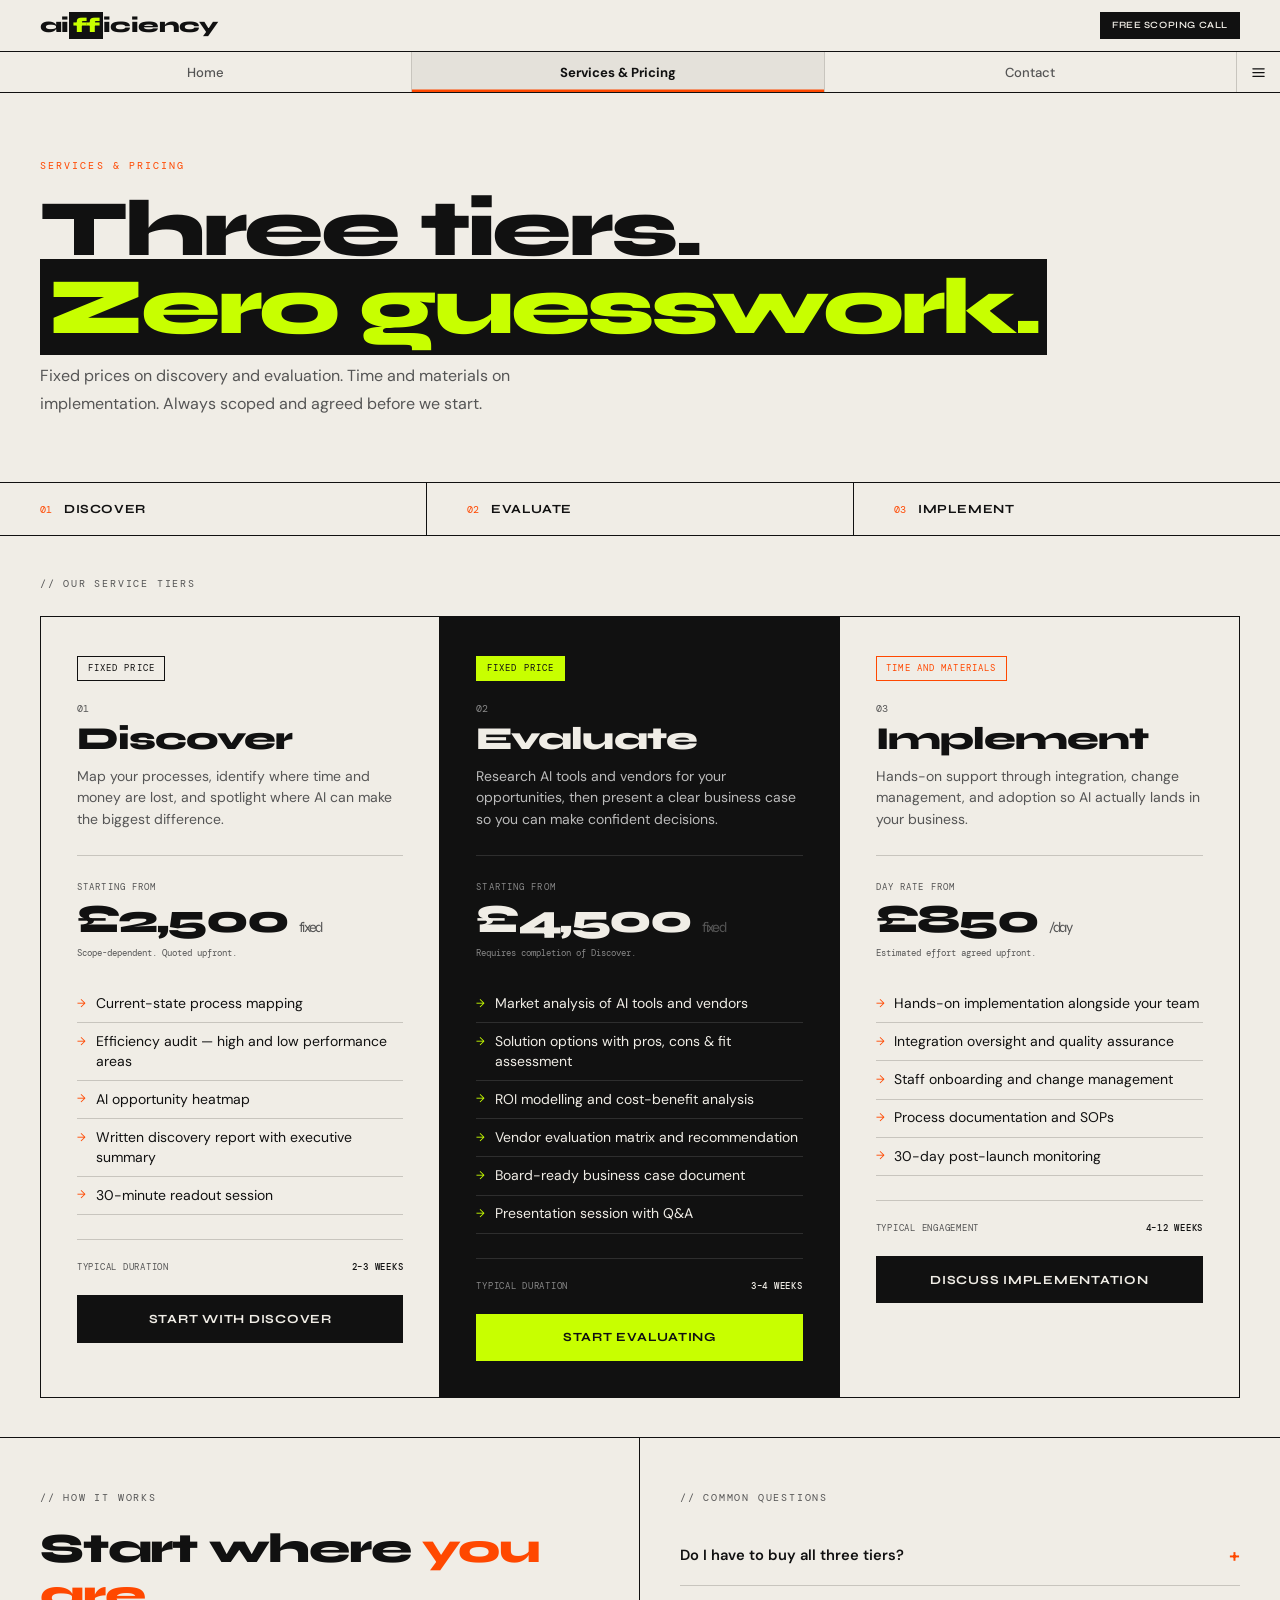
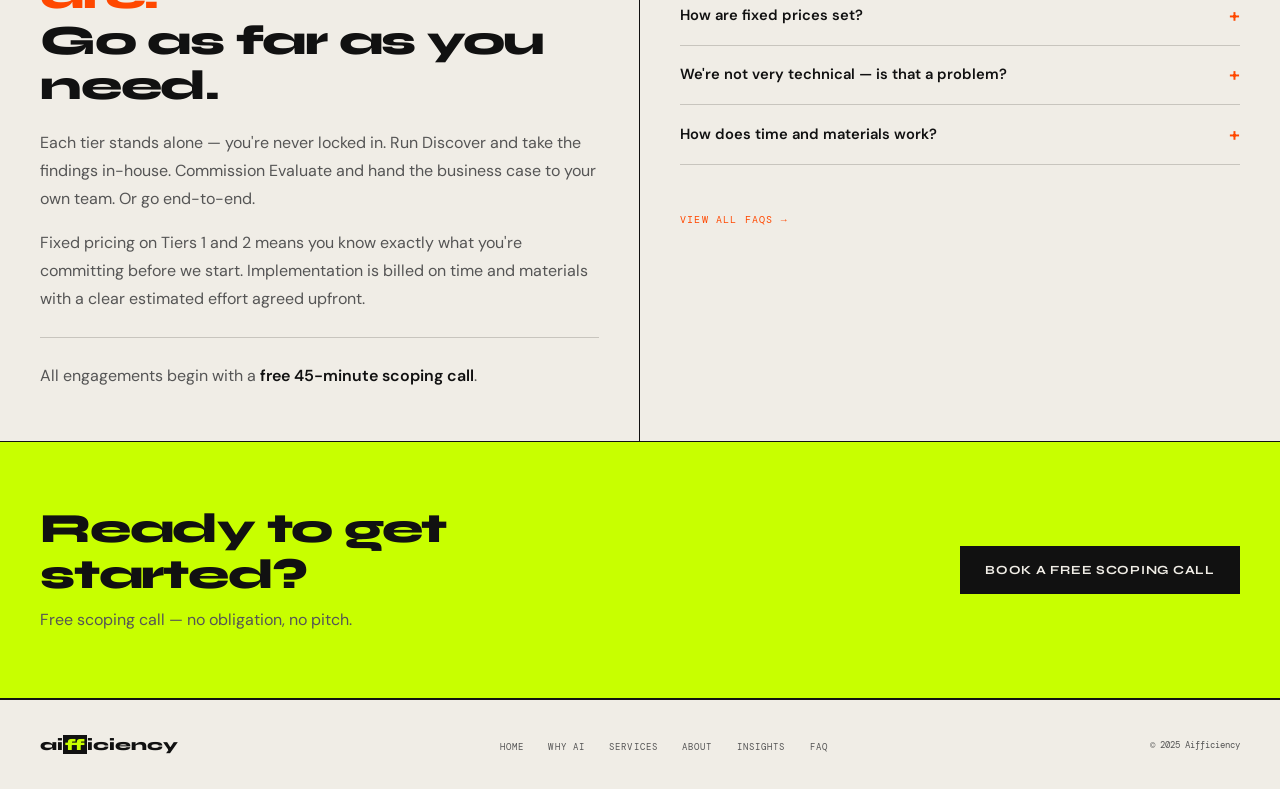
<file: aifficiency-pricing.html>
<!DOCTYPE html>
<html lang="en">
<head>
<meta charset="UTF-8">
<meta name="viewport" content="width=device-width,initial-scale=1,viewport-fit=cover">
<title>Aifficiency — Services & Pricing</title>
<link href="https://fonts.googleapis.com/css2?family=Syne:wght@700;800&family=DM+Mono:wght@400;500&family=DM+Sans:wght@400;500;600&display=swap" rel="stylesheet">
<style>

*,*::before,*::after{box-sizing:border-box;margin:0;padding:0}
html{scroll-behavior:smooth;-webkit-text-size-adjust:100%}
body{background:#f0ede6;color:#111;font-family:'DM Sans',sans-serif;font-size:16px;line-height:1.6;overflow-x:hidden;-webkit-font-smoothing:antialiased}
img,svg,video{max-width:100%;height:auto;display:block}

/* ── TOKENS ── */
:root{
  --bg:#f0ede6;--ink:#111;--mid:#555;--card:#e4e1da;
  --dark:#111;--acid:#c8ff00;--orange:#ff4800;--border:#c8c5be;
  --p:clamp(1rem,4vw,2.5rem);
}

/* ── TYPE ── */
.mono{font-family:'DM Mono',monospace}
.syne{font-family:'Syne',sans-serif}
.eyebrow{font-family:'DM Mono',monospace;font-size:.65rem;letter-spacing:.2em;text-transform:uppercase;color:var(--orange);margin-bottom:1rem}
.label{font-family:'DM Mono',monospace;font-size:.62rem;letter-spacing:.18em;text-transform:uppercase;color:var(--mid);margin-bottom:1.25rem}
h1{font-family:'Syne',sans-serif;font-weight:800;font-size:clamp(2.2rem,7vw,5rem);letter-spacing:-.04em;line-height:.97;color:#111}
h1 em{font-style:normal;background:#111;color:var(--acid);padding:0 .1em}
h2{font-family:'Syne',sans-serif;font-weight:800;font-size:clamp(1.5rem,4vw,2.6rem);letter-spacing:-.03em;line-height:1.1;color:#111}
h2 em{font-style:normal;color:var(--orange)}
h2.acid em{color:var(--acid)}
h3{font-family:'Syne',sans-serif;font-weight:700;font-size:clamp(1rem,2.5vw,1.2rem);letter-spacing:-.02em;color:#111}
p{color:var(--mid);line-height:1.75;font-size:clamp(.875rem,2vw,1rem)}
p+p{margin-top:.875rem}
strong{color:#111;font-weight:600}
a{text-decoration:none;color:inherit}

/* ── BUTTONS ── */
.btn{display:inline-block;font-family:'Syne',sans-serif;font-weight:700;font-size:.78rem;letter-spacing:.06em;text-transform:uppercase;padding:.8rem 1.5rem;border:1.5px solid #111;transition:background .15s,color .15s,border-color .15s;text-align:center;cursor:pointer}
.btn-dark{background:#111;color:var(--bg)}
.btn-dark:hover{background:var(--orange);border-color:var(--orange);color:#fff}
.btn-ghost{background:transparent;color:#111}
.btn-ghost:hover{background:var(--card)}
.btn-acid{background:var(--acid);color:#111;border-color:var(--acid)}
.btn-acid:hover{background:#b0e000;border-color:#b0e000}
.btn-block{display:block;width:100%}

/* ── LAYOUT ── */
.container{padding:clamp(2.5rem,5vw,5rem) var(--p)}
.container-sm{padding:clamp(1.5rem,3vw,3rem) var(--p)}
.border-b{border-bottom:1.5px solid #111}
.border-t{border-top:1.5px solid #111}

/* Two col grid */
.grid-2{display:grid;grid-template-columns:1fr 1fr;gap:0}
/* Three col grid */
.grid-3{display:grid;grid-template-columns:repeat(3,1fr);gap:0}

/* Bordered grid cells */
.cell{border-right:1.5px solid #111;border-bottom:1.5px solid #111;padding:clamp(1.25rem,3vw,2rem)}
.cell:last-child,.cell.no-right{border-right:none}
.cell.no-bottom{border-bottom:none}
.cell-dark{background:#111;color:var(--bg)}
.cell-dark h2,.cell-dark h3,.cell-dark p,.cell-dark strong{color:var(--bg)}
.cell-dark p{color:#bbb}
.cell-dark strong{color:var(--bg)}
.cell-dark .label{color:#888}
.cell-dark .eyebrow{color:var(--acid)}

/* ── NAV ── */
.site-header{position:sticky;top:0;z-index:200;background:var(--bg)}
.header-bar{height:52px;padding:0 var(--p);display:flex;align-items:center;justify-content:space-between;border-bottom:1.5px solid #111}
.nav-logo{font-family:'Syne',sans-serif;font-weight:800;font-size:clamp(.95rem,3vw,1.3rem);letter-spacing:-.03em;color:#111;flex-shrink:0}
.nav-logo em{font-style:normal;background:#111;color:var(--acid);padding:.05em .18em}
.nav-cta-btn{font-family:'Syne',sans-serif;font-weight:600;font-size:.6rem;letter-spacing:.06em;text-transform:uppercase;background:#111;color:var(--bg);padding:.3rem .7rem;border:1px solid #111;white-space:nowrap;transition:background .15s}
.nav-cta-btn:hover{background:var(--orange);border-color:var(--orange)}
.nav-bar{border-bottom:1.5px solid #111;position:relative;background:var(--bg)}
.nav-bar-inner{display:flex;align-items:stretch;height:40px}
.nav-primary{display:flex;flex:1;min-width:0}
.nav-primary a{font-family:'DM Sans',sans-serif;font-size:clamp(.7rem,2vw,.82rem);font-weight:500;color:var(--mid);display:flex;align-items:center;justify-content:center;flex:1;padding:0 .5rem;border-right:1px solid var(--border);white-space:nowrap;overflow:hidden;text-overflow:ellipsis;transition:background .15s,color .15s}
.nav-primary a:last-child{border-right:none}
.nav-primary a:hover{background:var(--card);color:#111}
.nav-primary a.active{font-weight:700;color:#111;background:var(--card);box-shadow:inset 0 -2.5px 0 var(--orange)}
.nav-hamburger{width:44px;flex-shrink:0;border:none;border-left:1px solid var(--border);background:transparent;display:flex;align-items:center;justify-content:center;cursor:pointer;transition:background .15s;color:#111;padding:0}
.nav-hamburger:hover{background:var(--card)}
.nav-hamburger svg{width:15px;height:15px;stroke:#111;stroke-width:2;fill:none;stroke-linecap:round}
.nav-dropdown{display:none;position:absolute;top:100%;right:0;background:var(--bg);border:1.5px solid #111;border-top:none;min-width:190px;z-index:300;box-shadow:3px 3px 0 rgba(0,0,0,.07)}
.nav-dropdown.open{display:block}
.nav-dropdown a{font-size:.85rem;font-weight:500;color:#111;display:block;padding:.8rem 1.1rem;border-bottom:1px solid var(--border);transition:background .15s}
.nav-dropdown a:last-child{border-bottom:none}
.nav-dropdown a:hover{background:var(--card)}
.nav-dropdown a.active{font-weight:700;border-left:3px solid var(--orange);padding-left:calc(1.1rem - 3px)}
.nav-overlay{display:none;position:fixed;inset:0;z-index:199}
.nav-overlay.open{display:block}

/* ── MARQUEE ── */
.marquee-wrap{background:#111;border-bottom:1.5px solid #111;padding:.6rem 0;overflow:hidden}
.marquee-inner{display:flex;gap:2rem;white-space:nowrap;animation:marquee 25s linear infinite;width:max-content}
.marquee-inner span{font-family:'DM Mono',monospace;font-size:.6rem;letter-spacing:.15em;text-transform:uppercase;color:#555}
.marquee-inner span.accent{color:var(--acid)}
@keyframes marquee{from{transform:translateX(0)}to{transform:translateX(-50%)}}

/* ── HERO ── */
.hero{display:grid;grid-template-columns:1fr 1fr;border-bottom:1.5px solid #111;min-height:calc(100svh - 92px)}
.hero-left{padding:clamp(2rem,5vw,5rem) var(--p);border-right:1.5px solid #111;display:flex;flex-direction:column;justify-content:space-between;gap:2rem}
.hero-right{display:flex;flex-direction:column}
.hero-stat-block{flex:1;padding:clamp(1.5rem,3vw,2.5rem) var(--p);border-bottom:1.5px solid #111;display:flex;flex-direction:column;justify-content:center}
.hero-stat-block:last-child{border-bottom:none}
.stat-tag{font-family:'DM Mono',monospace;font-size:.6rem;letter-spacing:.15em;text-transform:uppercase;color:var(--orange);margin-bottom:.4rem}
.stat-num{font-family:'Syne',sans-serif;font-weight:800;font-size:clamp(2rem,5vw,3.8rem);letter-spacing:-.05em;line-height:1;color:#111;margin-bottom:.4rem}
.stat-num em{font-style:normal;color:var(--orange)}
.stat-desc{font-size:clamp(.78rem,1.5vw,.875rem);color:var(--mid);line-height:1.55}
.hero-tagline{font-size:clamp(.875rem,2vw,1rem);color:var(--mid);line-height:1.65;padding-top:1.5rem;border-top:1.5px solid var(--border);margin-bottom:1.5rem}
.hero-actions{display:flex;gap:.75rem;flex-wrap:wrap}

/* ── CTA BANNER ── */
.cta-banner{background:var(--acid);padding:clamp(2rem,5vw,4rem) var(--p);display:flex;align-items:center;justify-content:space-between;gap:1.5rem;border-bottom:1.5px solid #111}
.cta-banner h2{color:#111;max-width:500px}
.cta-banner h2 em{color:#111;background:none}

/* ── FOOTER ── */
footer{padding:clamp(1.25rem,3vw,2rem) var(--p);display:flex;justify-content:space-between;align-items:center;flex-wrap:wrap;gap:1rem;border-top:1.5px solid #111}
.footer-logo{font-family:'Syne',sans-serif;font-weight:800;font-size:1rem;color:#111}
.footer-logo em{font-style:normal;background:#111;color:var(--acid);padding:0 .12em}
.footer-links{display:flex;gap:1.5rem;list-style:none;flex-wrap:wrap}
.footer-links a{font-family:'DM Mono',monospace;font-size:.58rem;letter-spacing:.12em;text-transform:uppercase;color:var(--mid)}
.footer-links a:hover{color:#111}
.footer-note{font-family:'DM Mono',monospace;font-size:.55rem;color:var(--mid)}

/* ── PROCESS STRIP ── */
.process-strip{display:flex;border-bottom:1.5px solid #111;overflow-x:auto;-webkit-overflow-scrolling:touch}
.process-step{flex:1;min-width:120px;padding:1rem var(--p);border-right:1.5px solid #111;display:flex;align-items:center;gap:.75rem}
.process-step:last-child{border-right:none}
.step-num{font-family:'DM Mono',monospace;font-size:.6rem;color:var(--orange);flex-shrink:0}
.step-name{font-family:'Syne',sans-serif;font-weight:700;font-size:.78rem;letter-spacing:.05em;text-transform:uppercase}

/* ── FAQ ── */
.faq-item{border-bottom:1px solid var(--border)}
.faq-q{font-size:.92rem;font-weight:600;color:#111;padding:1.1rem 0;display:flex;justify-content:space-between;align-items:center;gap:1rem;cursor:pointer}
.faq-toggle{color:var(--orange);font-size:1.2rem;flex-shrink:0;transition:transform .2s;line-height:1}
.faq-a{font-size:.875rem;color:var(--mid);line-height:1.8;max-height:0;overflow:hidden;transition:max-height .35s ease,padding .2s}
.faq-item.open .faq-a{max-height:300px;padding-bottom:1.25rem}
.faq-item.open .faq-toggle{transform:rotate(45deg)}

/* ── FORM ── */
.form-group{margin-bottom:1.25rem}
.form-label{font-family:'DM Mono',monospace;font-size:.6rem;letter-spacing:.15em;text-transform:uppercase;color:var(--mid);display:block;margin-bottom:.4rem}
.form-input{width:100%;padding:.8rem .9rem;border:1.5px solid var(--border);background:var(--bg);font-family:'DM Sans',sans-serif;font-size:.9rem;color:#111;outline:none;border-radius:0;-webkit-appearance:none;transition:border-color .15s}
.form-input:focus{border-color:#111}
.form-input::placeholder{color:var(--border)}
textarea.form-input{resize:vertical;min-height:110px}
.form-row{display:grid;grid-template-columns:1fr 1fr;gap:1rem}
.form-submit{font-family:'Syne',sans-serif;font-weight:700;font-size:.78rem;letter-spacing:.06em;text-transform:uppercase;background:#111;color:var(--bg);padding:.9rem 1.5rem;border:1.5px solid #111;width:100%;cursor:pointer;margin-top:.5rem;transition:background .15s}
.form-submit:hover{background:var(--orange);border-color:var(--orange)}
.form-note{font-family:'DM Mono',monospace;font-size:.58rem;color:var(--mid);margin-top:.75rem;line-height:1.6;text-align:center}

/* ── ANIMATIONS ── */
@keyframes fadeUp{from{opacity:0;transform:translateY(16px)}to{opacity:1;transform:translateY(0)}}
.fade-in{opacity:0;transform:translateY(16px)}
.fade-in.visible{animation:fadeUp .5s forwards}

/* ── TABLET 768px ── */
@media(max-width:768px){
  .hero{grid-template-columns:1fr;min-height:auto}
  .hero-left{border-right:none;border-bottom:1.5px solid #111}
  .hero-right{display:none}
  .grid-2{grid-template-columns:1fr}
  .grid-3{grid-template-columns:1fr}
  .cell{border-right:none}
  .cell.no-right-mobile{border-right:none}
  .left-col{border-right:none;border-bottom:1.5px solid #111}
  .form-row{grid-template-columns:1fr}
  .cta-banner{flex-direction:column;align-items:flex-start}
  .cta-banner .btn{width:100%;display:block}
  footer{justify-content:center;text-align:center}
  .footer-links{justify-content:center}
}

/* ── MOBILE 480px ── */
@media(max-width:480px){
  :root{--p:1rem}
  h1{font-size:clamp(2rem,9vw,2.8rem)}
  .hero-actions{flex-direction:column}
  .hero-actions .btn{width:100%;display:block}
  .btn-primary,.btn-secondary{display:block;width:100%;text-align:center}
  footer .footer-links{display:none}
  .footer-note{text-align:center;width:100%}
  body{padding-bottom:env(safe-area-inset-bottom,0px)}
  .site-header{padding-top:env(safe-area-inset-top,0px)}
}


.tiers{display:grid;grid-template-columns:repeat(3,1fr);border:1.5px solid #111;margin-top:1.5rem}
.tier{padding:clamp(1.5rem,3vw,2.25rem);border-right:1.5px solid #111}
.tier:last-child{border-right:none}
.tier.tier-dark{background:#111;color:var(--bg)}
.tier-badge{font-family:'DM Mono',monospace;font-size:.58rem;letter-spacing:.12em;text-transform:uppercase;padding:.25rem .6rem;border:1.5px solid #111;color:#111;display:inline-block;margin-bottom:1.25rem}
.tier-dark .tier-badge{border-color:#555;color:#aaa}
.tier-badge.badge-acid{background:var(--acid);border-color:var(--acid);color:#111}
.tier-badge.badge-orange{border-color:var(--orange);color:var(--orange)}
.tier-num{font-family:'DM Mono',monospace;font-size:.65rem;color:var(--mid);margin-bottom:.35rem}
.tier-dark .tier-num{color:#888}
.tier-name{font-family:'Syne',sans-serif;font-weight:800;font-size:clamp(1.6rem,3vw,2rem);letter-spacing:-.03em;line-height:1;margin-bottom:.65rem;color:#111}
.tier-dark .tier-name{color:var(--bg)}
.tier-tagline{font-size:clamp(.8rem,1.5vw,.875rem);color:var(--mid);line-height:1.55;padding-bottom:1.5rem;border-bottom:1.5px solid var(--border);margin-bottom:1.5rem}
.tier-dark .tier-tagline{color:#bbb;border-bottom-color:#2e2e2e}
.price-label{font-family:'DM Mono',monospace;font-size:.58rem;letter-spacing:.12em;text-transform:uppercase;color:var(--mid);margin-bottom:.3rem}
.tier-dark .price-label{color:#888}
.price{font-family:'Syne',sans-serif;font-weight:800;font-size:clamp(1.8rem,4vw,2.5rem);letter-spacing:-.04em;line-height:1;color:#111}
.tier-dark .price{color:var(--bg)}
.price sub{font-size:.9rem;font-weight:400;vertical-align:baseline;color:var(--mid)}
.price-note{font-family:'DM Mono',monospace;font-size:.58rem;color:var(--mid);margin-top:.35rem;margin-bottom:1.5rem}
.tier-dark .price-note{color:#888}
.deliverables{list-style:none;margin-bottom:1.5rem}
.deliverables li{font-size:clamp(.8rem,1.5vw,.875rem);color:#111;padding:.55rem 0;border-bottom:1px solid var(--border);display:flex;gap:.6rem;align-items:flex-start;line-height:1.4}
.tier-dark .deliverables li{color:var(--bg);border-bottom-color:#2e2e2e}
.deliverables li::before{content:'→';color:var(--orange);font-size:.7rem;flex-shrink:0;margin-top:.1rem}
.tier-dark .deliverables li::before{color:var(--acid)}
.tier-duration{font-family:'DM Mono',monospace;font-size:.58rem;letter-spacing:.08em;text-transform:uppercase;padding-top:1.25rem;border-top:1.5px solid var(--border);display:flex;justify-content:space-between;color:var(--mid)}
.tier-dark .tier-duration{border-top-color:#2e2e2e;color:#888}
.duration-val{color:#111;font-weight:500}
.tier-dark .duration-val{color:var(--bg)}
.how-section{display:grid;grid-template-columns:1fr 1fr;gap:0;border-bottom:1.5px solid #111}
.how-left{padding:clamp(2rem,4vw,4rem) var(--p);border-right:1.5px solid #111}
.how-right{padding:clamp(2rem,4vw,4rem) var(--p)}
.faq-group{margin-bottom:2.5rem}
.faq-group-title{font-family:'Syne',sans-serif;font-weight:800;font-size:clamp(.95rem,2vw,1.1rem);color:#111;padding-bottom:1rem;border-bottom:1.5px solid #111;margin-bottom:.5rem}
@media(max-width:768px){
  .tiers{grid-template-columns:1fr}
  .tier{border-right:none;border-bottom:1.5px solid #111}
  .tier:last-child{border-bottom:none}
  .how-section{grid-template-columns:1fr}
  .how-left{border-right:none;border-bottom:1.5px solid #111}
}

</style>
</head>
<body>
<header class="site-header">
  <div class="header-bar">
    <a href="index.html" class="nav-logo">ai<em>ff</em>iciency</a>
    <a href="aifficiency-contact.html" class="nav-cta-btn">Free Scoping Call</a>
  </div>
  <nav class="nav-bar">
    <div class="nav-bar-inner">
      <div class="nav-primary"><a href="index.html" class="">Home</a><a href="aifficiency-pricing.html" class="active">Services & Pricing</a><a href="aifficiency-contact.html" class="">Contact</a></div>
      <button class="nav-hamburger" id="navBtn" aria-label="More">
        <svg viewBox="0 0 24 24"><line x1="3" y1="6" x2="21" y2="6"/><line x1="3" y1="12" x2="21" y2="12"/><line x1="3" y1="18" x2="21" y2="18"/></svg>
      </button>
    </div>
    <div class="nav-dropdown" id="navDropdown"><a href="aifficiency-why.html" class="">Why AI</a><a href="aifficiency-about.html" class="">About</a><a href="aifficiency-insights.html" class="">Insights</a><a href="aifficiency-faq.html" class="">FAQ</a><a href="aifficiency-aiready.html" class="">Is AI Right For Me?</a></div>
  </nav>
  <div class="nav-overlay" id="navOverlay"></div>
</header>

<section class="container border-b">
  <p class="eyebrow">Services & Pricing</p>
  <h1 style="margin-bottom:1rem">Three tiers.<br><em>Zero guesswork.</em></h1>
  <p style="max-width:520px">Fixed prices on discovery and evaluation. Time and materials on implementation. Always scoped and agreed before we start.</p>
</section>

<div class="process-strip">
  <div class="process-step"><span class="step-num">01</span><span class="step-name">Discover</span></div>
  <div class="process-step"><span class="step-num">02</span><span class="step-name">Evaluate</span></div>
  <div class="process-step"><span class="step-num">03</span><span class="step-name">Implement</span></div>
</div>

<section class="container-sm border-b">
  <p class="label">// Our service tiers</p>
  <div class="tiers">
    <div class="tier fade-in">
      <div class="tier-badge">Fixed Price</div>
      <div class="tier-num">01</div>
      <div class="tier-name">Discover</div>
      <p class="tier-tagline">Map your processes, identify where time and money are lost, and spotlight where AI can make the biggest difference.</p>
      <div class="price-label">Starting from</div>
      <div class="price">£2,500 <sub>fixed</sub></div>
      <p class="price-note">Scope-dependent. Quoted upfront.</p>
      <ul class="deliverables">
        <li>Current-state process mapping</li>
        <li>Efficiency audit — high and low performance areas</li>
        <li>AI opportunity heatmap</li>
        <li>Written discovery report with executive summary</li>
        <li>30-minute readout session</li>
      </ul>
      <div class="tier-duration"><span>Typical duration</span><span class="duration-val">2–3 weeks</span></div>
      <a href="aifficiency-contact.html" class="btn btn-dark btn-block" style="margin-top:1.25rem">Start with Discover</a>
    </div>
    <div class="tier tier-dark fade-in">
      <div class="tier-badge badge-acid">Fixed Price</div>
      <div class="tier-num">02</div>
      <div class="tier-name">Evaluate</div>
      <p class="tier-tagline">Research AI tools and vendors for your opportunities, then present a clear business case so you can make confident decisions.</p>
      <div class="price-label">Starting from</div>
      <div class="price">£4,500 <sub>fixed</sub></div>
      <p class="price-note">Requires completion of Discover.</p>
      <ul class="deliverables">
        <li>Market analysis of AI tools and vendors</li>
        <li>Solution options with pros, cons & fit assessment</li>
        <li>ROI modelling and cost-benefit analysis</li>
        <li>Vendor evaluation matrix and recommendation</li>
        <li>Board-ready business case document</li>
        <li>Presentation session with Q&A</li>
      </ul>
      <div class="tier-duration"><span>Typical duration</span><span class="duration-val">3–4 weeks</span></div>
      <a href="aifficiency-contact.html" class="btn btn-acid btn-block" style="margin-top:1.25rem">Start Evaluating</a>
    </div>
    <div class="tier fade-in">
      <div class="tier-badge badge-orange">Time and Materials</div>
      <div class="tier-num">03</div>
      <div class="tier-name">Implement</div>
      <p class="tier-tagline">Hands-on support through integration, change management, and adoption so AI actually lands in your business.</p>
      <div class="price-label">Day rate from</div>
      <div class="price">£850 <sub>/day</sub></div>
      <p class="price-note">Estimated effort agreed upfront.</p>
      <ul class="deliverables">
        <li>Hands-on implementation alongside your team</li>
        <li>Integration oversight and quality assurance</li>
        <li>Staff onboarding and change management</li>
        <li>Process documentation and SOPs</li>
        <li>30-day post-launch monitoring</li>
      </ul>
      <div class="tier-duration"><span>Typical engagement</span><span class="duration-val">4–12 weeks</span></div>
      <a href="aifficiency-contact.html" class="btn btn-dark btn-block" style="margin-top:1.25rem">Discuss Implementation</a>
    </div>
  </div>
</section>

<section class="how-section">
  <div class="how-left">
    <p class="label">// How it works</p>
    <h2 style="margin-bottom:1.25rem">Start where <em>you are.</em><br>Go as far as you need.</h2>
    <p style="margin-bottom:1rem">Each tier stands alone — you're never locked in. Run Discover and take the findings in-house. Commission Evaluate and hand the business case to your own team. Or go end-to-end.</p>
    <p>Fixed pricing on Tiers 1 and 2 means you know exactly what you're committing before we start. Implementation is billed on time and materials with a clear estimated effort agreed upfront.</p>
    <p style="margin-top:1.5rem;padding-top:1.5rem;border-top:1.5px solid var(--border)">All engagements begin with a <strong>free 45-minute scoping call</strong>.</p>
  </div>
  <div class="how-right">
    <p class="label">// Common questions</p>
    <div class="faq-group">
      <div class="faq-item">
        <div class="faq-q">Do I have to buy all three tiers? <span class="faq-toggle">+</span></div>
        <div class="faq-a">No. Each tier is available independently. We'll always recommend the approach that makes most sense for your situation.</div>
      </div>
      <div class="faq-item">
        <div class="faq-q">How are fixed prices set? <span class="faq-toggle">+</span></div>
        <div class="faq-a">We scope each engagement on a free initial call and provide a fixed price before work begins. The figures shown are starting points for typical SME engagements.</div>
      </div>
      <div class="faq-item">
        <div class="faq-q">We're not very technical — is that a problem? <span class="faq-toggle">+</span></div>
        <div class="faq-a">Not at all. Aifficiency is built for SMEs that are not AI-native. We translate complex technology into plain business language.</div>
      </div>
      <div class="faq-item">
        <div class="faq-q">How does time and materials work? <span class="faq-toggle">+</span></div>
        <div class="faq-a">We agree an estimated day range and day rate upfront. You receive weekly timesheets and can pause or extend as needed.</div>
      </div>
    </div>
    <a href="aifficiency-faq.html" style="font-family:'DM Mono',monospace;font-size:.62rem;letter-spacing:.12em;text-transform:uppercase;color:var(--orange)">View all FAQs →</a>
  </div>
</section>

<div class="cta-banner">
  <div>
    <h2>Ready to get started?</h2>
    <p style="margin-top:.5rem">Free scoping call — no obligation, no pitch.</p>
  </div>
  <a href="aifficiency-contact.html" class="btn btn-dark">Book a free scoping call</a>
</div>


<footer>
  <div class="footer-logo">ai<em>ff</em>iciency</div>
  <ul class="footer-links">
    <li><a href="index.html">Home</a></li>
    <li><a href="aifficiency-why.html">Why AI</a></li>
    <li><a href="aifficiency-pricing.html">Services</a></li>
    <li><a href="aifficiency-about.html">About</a></li>
    <li><a href="aifficiency-insights.html">Insights</a></li>
    <li><a href="aifficiency-faq.html">FAQ</a></li>
  </ul>
  <div class="footer-note">© 2025 Aifficiency</div>
</footer>


<script>
const btn=document.getElementById('navBtn');
const dd=document.getElementById('navDropdown');
const ov=document.getElementById('navOverlay');
if(btn){
  btn.addEventListener('click',()=>{dd.classList.toggle('open');ov.classList.toggle('open')});
  ov.addEventListener('click',()=>{dd.classList.remove('open');ov.classList.remove('open')});
}
// Scroll fade-ins
const obs=new IntersectionObserver(els=>els.forEach(e=>{if(e.isIntersecting)e.target.classList.add('visible')}),{threshold:.1});
document.querySelectorAll('.fade-in').forEach(el=>obs.observe(el));
</script>

</body>
</html>
</file>
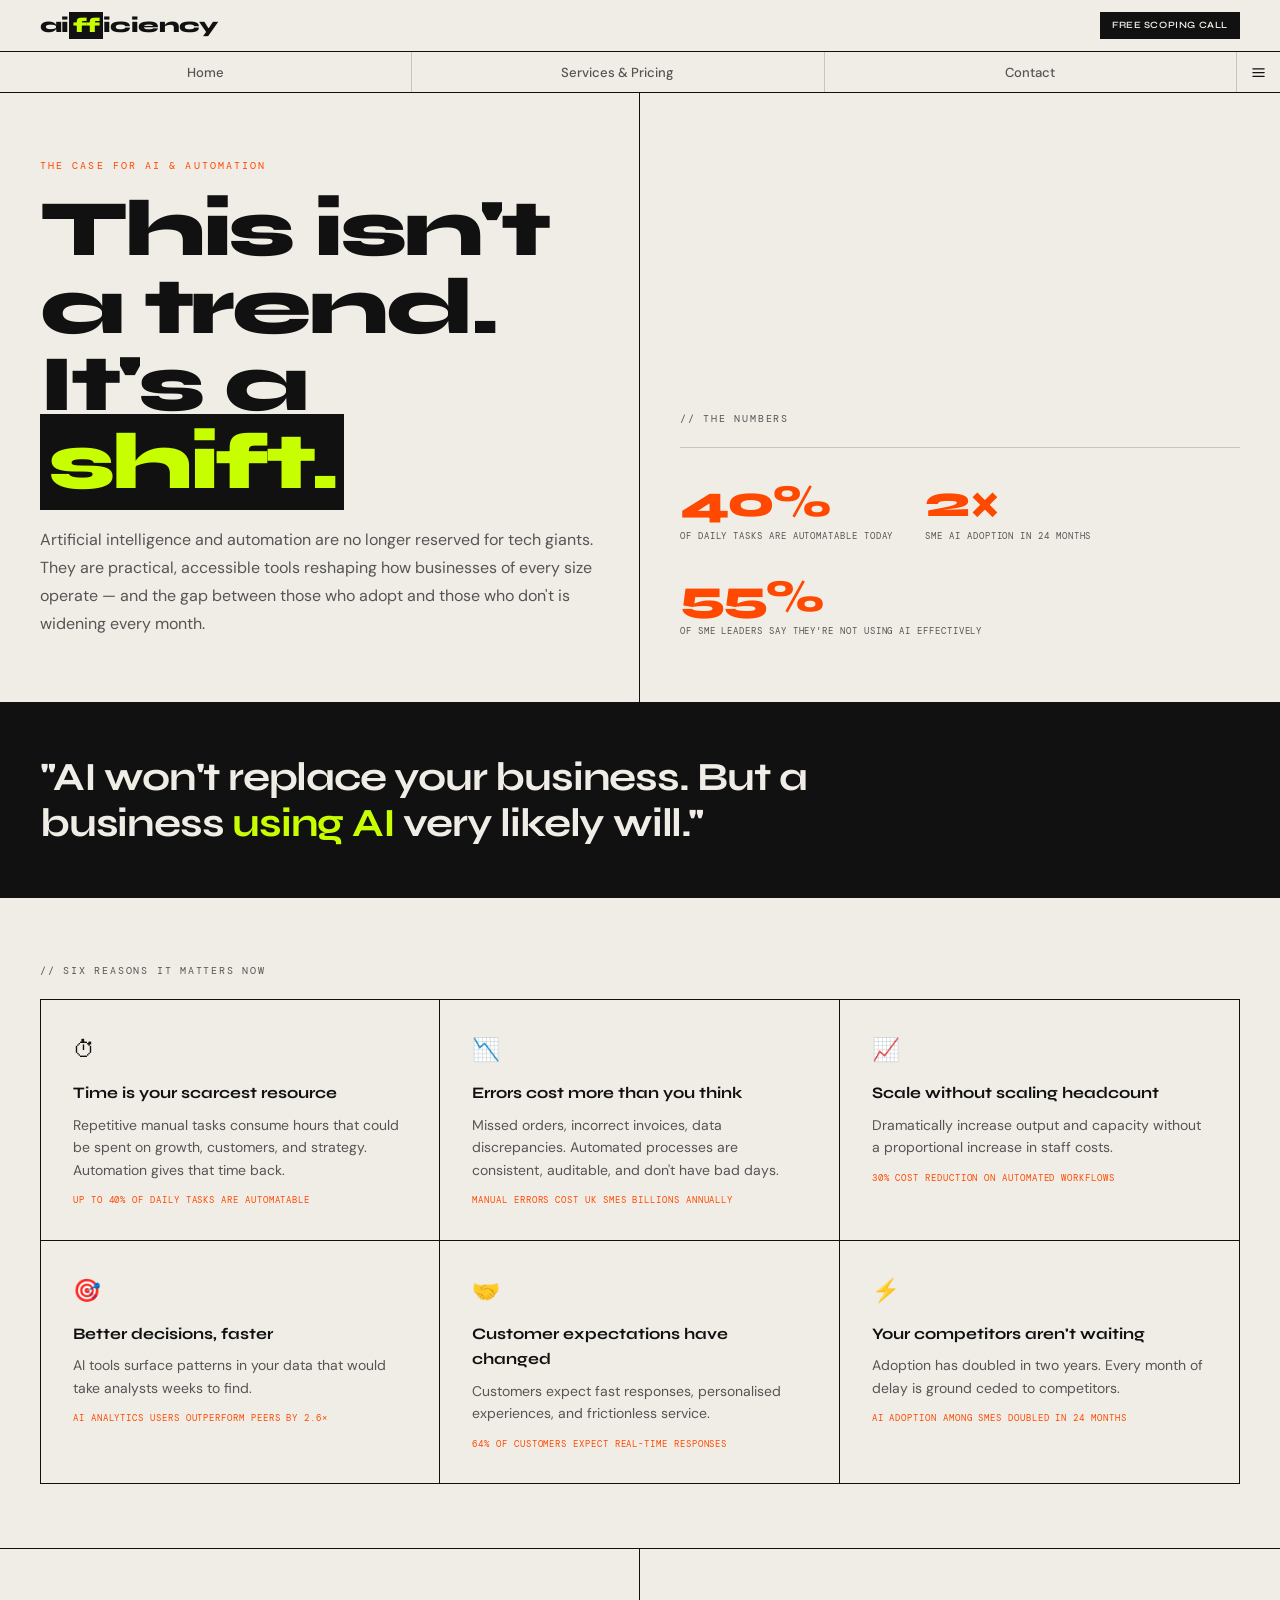
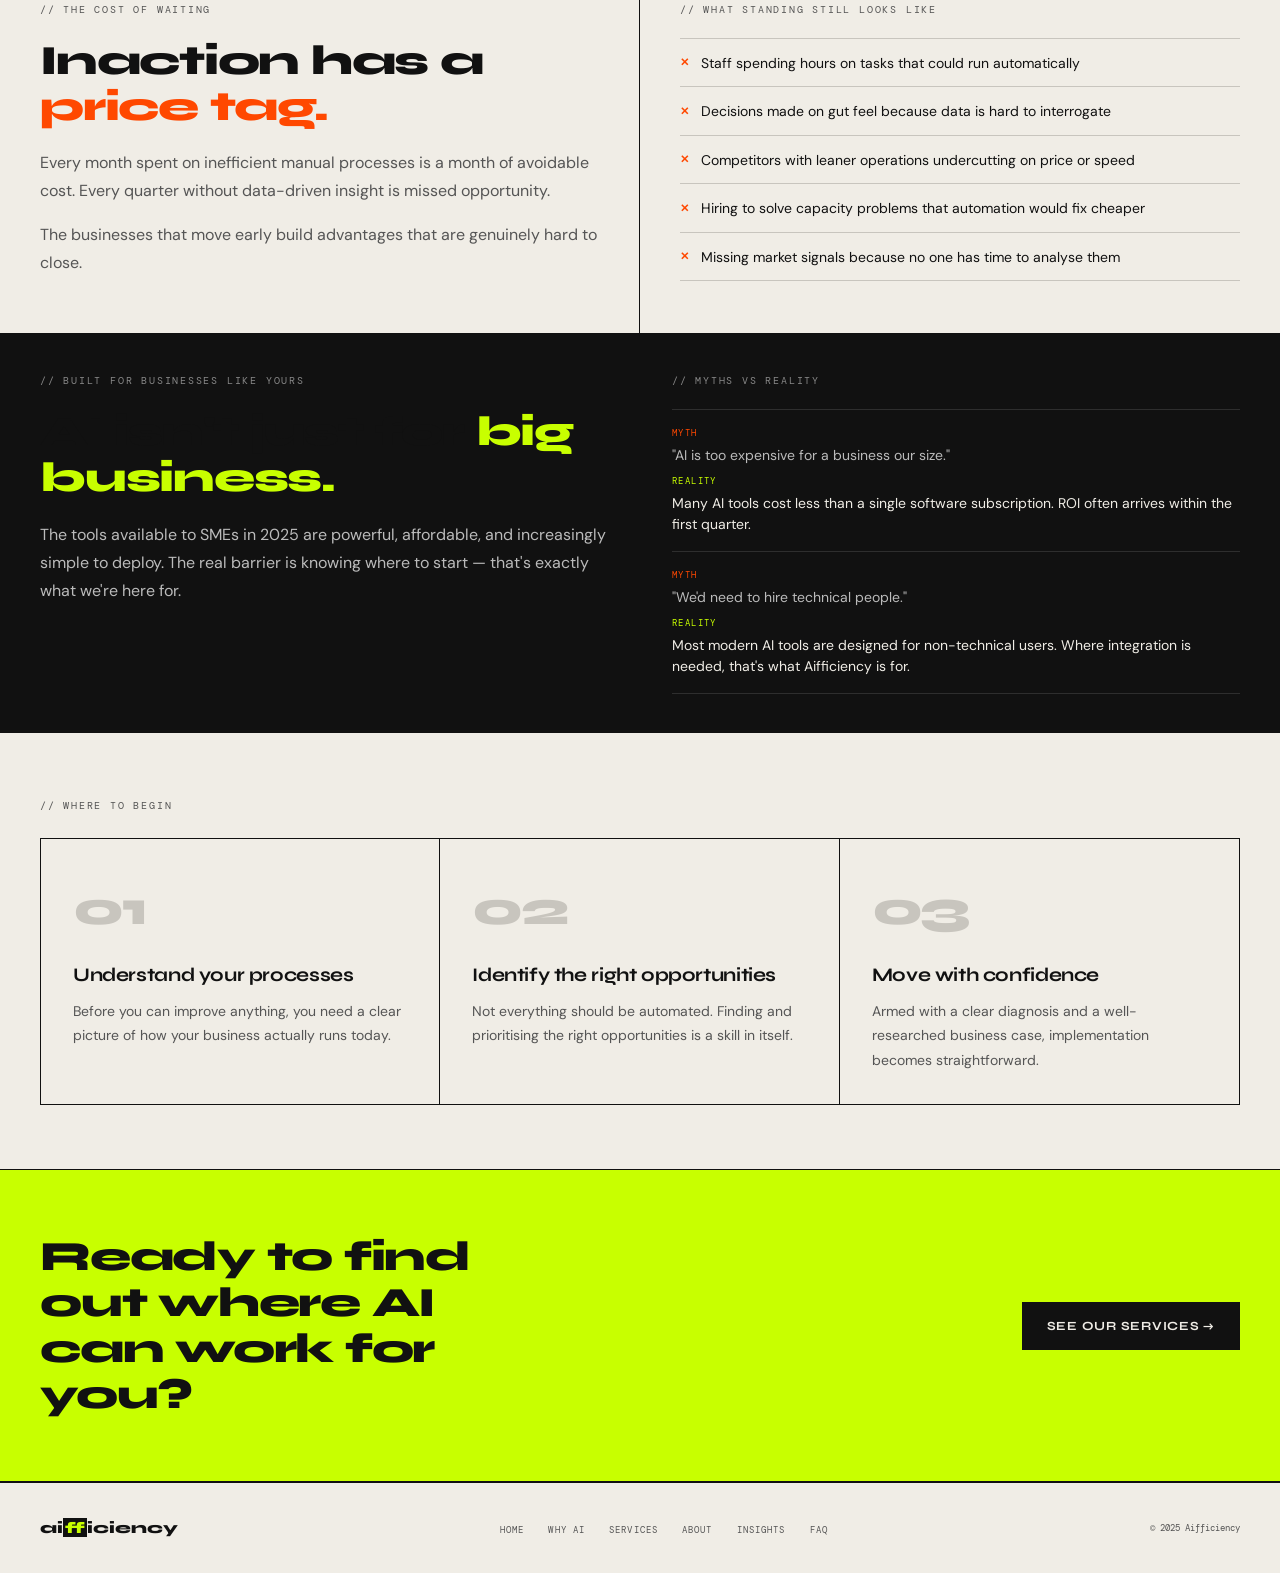
<file: aifficiency-why.html>
<!DOCTYPE html>
<html lang="en">
<head>
<meta charset="UTF-8">
<meta name="viewport" content="width=device-width,initial-scale=1,viewport-fit=cover">
<title>Aifficiency — Why AI & Automation</title>
<link href="https://fonts.googleapis.com/css2?family=Syne:wght@700;800&family=DM+Mono:wght@400;500&family=DM+Sans:wght@400;500;600&display=swap" rel="stylesheet">
<style>

*,*::before,*::after{box-sizing:border-box;margin:0;padding:0}
html{scroll-behavior:smooth;-webkit-text-size-adjust:100%}
body{background:#f0ede6;color:#111;font-family:'DM Sans',sans-serif;font-size:16px;line-height:1.6;overflow-x:hidden;-webkit-font-smoothing:antialiased}
img,svg,video{max-width:100%;height:auto;display:block}

/* ── TOKENS ── */
:root{
  --bg:#f0ede6;--ink:#111;--mid:#555;--card:#e4e1da;
  --dark:#111;--acid:#c8ff00;--orange:#ff4800;--border:#c8c5be;
  --p:clamp(1rem,4vw,2.5rem);
}

/* ── TYPE ── */
.mono{font-family:'DM Mono',monospace}
.syne{font-family:'Syne',sans-serif}
.eyebrow{font-family:'DM Mono',monospace;font-size:.65rem;letter-spacing:.2em;text-transform:uppercase;color:var(--orange);margin-bottom:1rem}
.label{font-family:'DM Mono',monospace;font-size:.62rem;letter-spacing:.18em;text-transform:uppercase;color:var(--mid);margin-bottom:1.25rem}
h1{font-family:'Syne',sans-serif;font-weight:800;font-size:clamp(2.2rem,7vw,5rem);letter-spacing:-.04em;line-height:.97;color:#111}
h1 em{font-style:normal;background:#111;color:var(--acid);padding:0 .1em}
h2{font-family:'Syne',sans-serif;font-weight:800;font-size:clamp(1.5rem,4vw,2.6rem);letter-spacing:-.03em;line-height:1.1;color:#111}
h2 em{font-style:normal;color:var(--orange)}
h2.acid em{color:var(--acid)}
h3{font-family:'Syne',sans-serif;font-weight:700;font-size:clamp(1rem,2.5vw,1.2rem);letter-spacing:-.02em;color:#111}
p{color:var(--mid);line-height:1.75;font-size:clamp(.875rem,2vw,1rem)}
p+p{margin-top:.875rem}
strong{color:#111;font-weight:600}
a{text-decoration:none;color:inherit}

/* ── BUTTONS ── */
.btn{display:inline-block;font-family:'Syne',sans-serif;font-weight:700;font-size:.78rem;letter-spacing:.06em;text-transform:uppercase;padding:.8rem 1.5rem;border:1.5px solid #111;transition:background .15s,color .15s,border-color .15s;text-align:center;cursor:pointer}
.btn-dark{background:#111;color:var(--bg)}
.btn-dark:hover{background:var(--orange);border-color:var(--orange);color:#fff}
.btn-ghost{background:transparent;color:#111}
.btn-ghost:hover{background:var(--card)}
.btn-acid{background:var(--acid);color:#111;border-color:var(--acid)}
.btn-acid:hover{background:#b0e000;border-color:#b0e000}
.btn-block{display:block;width:100%}

/* ── LAYOUT ── */
.container{padding:clamp(2.5rem,5vw,5rem) var(--p)}
.container-sm{padding:clamp(1.5rem,3vw,3rem) var(--p)}
.border-b{border-bottom:1.5px solid #111}
.border-t{border-top:1.5px solid #111}

/* Two col grid */
.grid-2{display:grid;grid-template-columns:1fr 1fr;gap:0}
/* Three col grid */
.grid-3{display:grid;grid-template-columns:repeat(3,1fr);gap:0}

/* Bordered grid cells */
.cell{border-right:1.5px solid #111;border-bottom:1.5px solid #111;padding:clamp(1.25rem,3vw,2rem)}
.cell:last-child,.cell.no-right{border-right:none}
.cell.no-bottom{border-bottom:none}
.cell-dark{background:#111;color:var(--bg)}
.cell-dark h2,.cell-dark h3,.cell-dark p,.cell-dark strong{color:var(--bg)}
.cell-dark p{color:#bbb}
.cell-dark strong{color:var(--bg)}
.cell-dark .label{color:#888}
.cell-dark .eyebrow{color:var(--acid)}

/* ── NAV ── */
.site-header{position:sticky;top:0;z-index:200;background:var(--bg)}
.header-bar{height:52px;padding:0 var(--p);display:flex;align-items:center;justify-content:space-between;border-bottom:1.5px solid #111}
.nav-logo{font-family:'Syne',sans-serif;font-weight:800;font-size:clamp(.95rem,3vw,1.3rem);letter-spacing:-.03em;color:#111;flex-shrink:0}
.nav-logo em{font-style:normal;background:#111;color:var(--acid);padding:.05em .18em}
.nav-cta-btn{font-family:'Syne',sans-serif;font-weight:600;font-size:.6rem;letter-spacing:.06em;text-transform:uppercase;background:#111;color:var(--bg);padding:.3rem .7rem;border:1px solid #111;white-space:nowrap;transition:background .15s}
.nav-cta-btn:hover{background:var(--orange);border-color:var(--orange)}
.nav-bar{border-bottom:1.5px solid #111;position:relative;background:var(--bg)}
.nav-bar-inner{display:flex;align-items:stretch;height:40px}
.nav-primary{display:flex;flex:1;min-width:0}
.nav-primary a{font-family:'DM Sans',sans-serif;font-size:clamp(.7rem,2vw,.82rem);font-weight:500;color:var(--mid);display:flex;align-items:center;justify-content:center;flex:1;padding:0 .5rem;border-right:1px solid var(--border);white-space:nowrap;overflow:hidden;text-overflow:ellipsis;transition:background .15s,color .15s}
.nav-primary a:last-child{border-right:none}
.nav-primary a:hover{background:var(--card);color:#111}
.nav-primary a.active{font-weight:700;color:#111;background:var(--card);box-shadow:inset 0 -2.5px 0 var(--orange)}
.nav-hamburger{width:44px;flex-shrink:0;border:none;border-left:1px solid var(--border);background:transparent;display:flex;align-items:center;justify-content:center;cursor:pointer;transition:background .15s;color:#111;padding:0}
.nav-hamburger:hover{background:var(--card)}
.nav-hamburger svg{width:15px;height:15px;stroke:#111;stroke-width:2;fill:none;stroke-linecap:round}
.nav-dropdown{display:none;position:absolute;top:100%;right:0;background:var(--bg);border:1.5px solid #111;border-top:none;min-width:190px;z-index:300;box-shadow:3px 3px 0 rgba(0,0,0,.07)}
.nav-dropdown.open{display:block}
.nav-dropdown a{font-size:.85rem;font-weight:500;color:#111;display:block;padding:.8rem 1.1rem;border-bottom:1px solid var(--border);transition:background .15s}
.nav-dropdown a:last-child{border-bottom:none}
.nav-dropdown a:hover{background:var(--card)}
.nav-dropdown a.active{font-weight:700;border-left:3px solid var(--orange);padding-left:calc(1.1rem - 3px)}
.nav-overlay{display:none;position:fixed;inset:0;z-index:199}
.nav-overlay.open{display:block}

/* ── MARQUEE ── */
.marquee-wrap{background:#111;border-bottom:1.5px solid #111;padding:.6rem 0;overflow:hidden}
.marquee-inner{display:flex;gap:2rem;white-space:nowrap;animation:marquee 25s linear infinite;width:max-content}
.marquee-inner span{font-family:'DM Mono',monospace;font-size:.6rem;letter-spacing:.15em;text-transform:uppercase;color:#555}
.marquee-inner span.accent{color:var(--acid)}
@keyframes marquee{from{transform:translateX(0)}to{transform:translateX(-50%)}}

/* ── HERO ── */
.hero{display:grid;grid-template-columns:1fr 1fr;border-bottom:1.5px solid #111;min-height:calc(100svh - 92px)}
.hero-left{padding:clamp(2rem,5vw,5rem) var(--p);border-right:1.5px solid #111;display:flex;flex-direction:column;justify-content:space-between;gap:2rem}
.hero-right{display:flex;flex-direction:column}
.hero-stat-block{flex:1;padding:clamp(1.5rem,3vw,2.5rem) var(--p);border-bottom:1.5px solid #111;display:flex;flex-direction:column;justify-content:center}
.hero-stat-block:last-child{border-bottom:none}
.stat-tag{font-family:'DM Mono',monospace;font-size:.6rem;letter-spacing:.15em;text-transform:uppercase;color:var(--orange);margin-bottom:.4rem}
.stat-num{font-family:'Syne',sans-serif;font-weight:800;font-size:clamp(2rem,5vw,3.8rem);letter-spacing:-.05em;line-height:1;color:#111;margin-bottom:.4rem}
.stat-num em{font-style:normal;color:var(--orange)}
.stat-desc{font-size:clamp(.78rem,1.5vw,.875rem);color:var(--mid);line-height:1.55}
.hero-tagline{font-size:clamp(.875rem,2vw,1rem);color:var(--mid);line-height:1.65;padding-top:1.5rem;border-top:1.5px solid var(--border);margin-bottom:1.5rem}
.hero-actions{display:flex;gap:.75rem;flex-wrap:wrap}

/* ── CTA BANNER ── */
.cta-banner{background:var(--acid);padding:clamp(2rem,5vw,4rem) var(--p);display:flex;align-items:center;justify-content:space-between;gap:1.5rem;border-bottom:1.5px solid #111}
.cta-banner h2{color:#111;max-width:500px}
.cta-banner h2 em{color:#111;background:none}

/* ── FOOTER ── */
footer{padding:clamp(1.25rem,3vw,2rem) var(--p);display:flex;justify-content:space-between;align-items:center;flex-wrap:wrap;gap:1rem;border-top:1.5px solid #111}
.footer-logo{font-family:'Syne',sans-serif;font-weight:800;font-size:1rem;color:#111}
.footer-logo em{font-style:normal;background:#111;color:var(--acid);padding:0 .12em}
.footer-links{display:flex;gap:1.5rem;list-style:none;flex-wrap:wrap}
.footer-links a{font-family:'DM Mono',monospace;font-size:.58rem;letter-spacing:.12em;text-transform:uppercase;color:var(--mid)}
.footer-links a:hover{color:#111}
.footer-note{font-family:'DM Mono',monospace;font-size:.55rem;color:var(--mid)}

/* ── PROCESS STRIP ── */
.process-strip{display:flex;border-bottom:1.5px solid #111;overflow-x:auto;-webkit-overflow-scrolling:touch}
.process-step{flex:1;min-width:120px;padding:1rem var(--p);border-right:1.5px solid #111;display:flex;align-items:center;gap:.75rem}
.process-step:last-child{border-right:none}
.step-num{font-family:'DM Mono',monospace;font-size:.6rem;color:var(--orange);flex-shrink:0}
.step-name{font-family:'Syne',sans-serif;font-weight:700;font-size:.78rem;letter-spacing:.05em;text-transform:uppercase}

/* ── FAQ ── */
.faq-item{border-bottom:1px solid var(--border)}
.faq-q{font-size:.92rem;font-weight:600;color:#111;padding:1.1rem 0;display:flex;justify-content:space-between;align-items:center;gap:1rem;cursor:pointer}
.faq-toggle{color:var(--orange);font-size:1.2rem;flex-shrink:0;transition:transform .2s;line-height:1}
.faq-a{font-size:.875rem;color:var(--mid);line-height:1.8;max-height:0;overflow:hidden;transition:max-height .35s ease,padding .2s}
.faq-item.open .faq-a{max-height:300px;padding-bottom:1.25rem}
.faq-item.open .faq-toggle{transform:rotate(45deg)}

/* ── FORM ── */
.form-group{margin-bottom:1.25rem}
.form-label{font-family:'DM Mono',monospace;font-size:.6rem;letter-spacing:.15em;text-transform:uppercase;color:var(--mid);display:block;margin-bottom:.4rem}
.form-input{width:100%;padding:.8rem .9rem;border:1.5px solid var(--border);background:var(--bg);font-family:'DM Sans',sans-serif;font-size:.9rem;color:#111;outline:none;border-radius:0;-webkit-appearance:none;transition:border-color .15s}
.form-input:focus{border-color:#111}
.form-input::placeholder{color:var(--border)}
textarea.form-input{resize:vertical;min-height:110px}
.form-row{display:grid;grid-template-columns:1fr 1fr;gap:1rem}
.form-submit{font-family:'Syne',sans-serif;font-weight:700;font-size:.78rem;letter-spacing:.06em;text-transform:uppercase;background:#111;color:var(--bg);padding:.9rem 1.5rem;border:1.5px solid #111;width:100%;cursor:pointer;margin-top:.5rem;transition:background .15s}
.form-submit:hover{background:var(--orange);border-color:var(--orange)}
.form-note{font-family:'DM Mono',monospace;font-size:.58rem;color:var(--mid);margin-top:.75rem;line-height:1.6;text-align:center}

/* ── ANIMATIONS ── */
@keyframes fadeUp{from{opacity:0;transform:translateY(16px)}to{opacity:1;transform:translateY(0)}}
.fade-in{opacity:0;transform:translateY(16px)}
.fade-in.visible{animation:fadeUp .5s forwards}

/* ── TABLET 768px ── */
@media(max-width:768px){
  .hero{grid-template-columns:1fr;min-height:auto}
  .hero-left{border-right:none;border-bottom:1.5px solid #111}
  .hero-right{display:none}
  .grid-2{grid-template-columns:1fr}
  .grid-3{grid-template-columns:1fr}
  .cell{border-right:none}
  .cell.no-right-mobile{border-right:none}
  .left-col{border-right:none;border-bottom:1.5px solid #111}
  .form-row{grid-template-columns:1fr}
  .cta-banner{flex-direction:column;align-items:flex-start}
  .cta-banner .btn{width:100%;display:block}
  footer{justify-content:center;text-align:center}
  .footer-links{justify-content:center}
}

/* ── MOBILE 480px ── */
@media(max-width:480px){
  :root{--p:1rem}
  h1{font-size:clamp(2rem,9vw,2.8rem)}
  .hero-actions{flex-direction:column}
  .hero-actions .btn{width:100%;display:block}
  .btn-primary,.btn-secondary{display:block;width:100%;text-align:center}
  footer .footer-links{display:none}
  .footer-note{text-align:center;width:100%}
  body{padding-bottom:env(safe-area-inset-bottom,0px)}
  .site-header{padding-top:env(safe-area-inset-top,0px)}
}


.why-hero{display:grid;grid-template-columns:1fr 1fr;border-bottom:1.5px solid #111}
.why-hero-left{padding:clamp(2.5rem,5vw,5rem) var(--p);border-right:1.5px solid #111}
.why-hero-right{padding:clamp(2.5rem,5vw,5rem) var(--p);display:flex;flex-direction:column;justify-content:flex-end}
.stat-row{display:flex;gap:2rem;flex-wrap:wrap;padding-top:2rem;border-top:1.5px solid var(--border)}
.stat-item{}
.stat-big{font-family:'Syne',sans-serif;font-weight:800;font-size:clamp(1.8rem,4vw,2.8rem);letter-spacing:-.04em;color:#111;line-height:1}
.stat-big em{font-style:normal;color:var(--orange)}
.stat-small{font-family:'DM Mono',monospace;font-size:.58rem;letter-spacing:.1em;text-transform:uppercase;color:var(--mid);margin-top:.3rem;line-height:1.4}
.pull-quote{background:#111;color:var(--bg);padding:clamp(2rem,4vw,4rem) var(--p);border-bottom:1.5px solid #111}
.pull-quote blockquote{font-family:'Syne',sans-serif;font-weight:700;font-size:clamp(1.3rem,3.5vw,2.5rem);letter-spacing:-.03em;line-height:1.15;max-width:800px}
.pull-quote blockquote em{font-style:normal;color:var(--acid)}
.reasons-grid{display:grid;grid-template-columns:repeat(3,1fr);border:1.5px solid #111}
.reason{padding:clamp(1.5rem,3vw,2rem);border-right:1.5px solid #111;border-bottom:1.5px solid #111}
.reason:nth-child(3n){border-right:none}
.reason:nth-last-child(-n+3){border-bottom:none}
.reason-icon{font-size:1.4rem;display:block;margin-bottom:.75rem}
.reason-title{font-family:'Syne',sans-serif;font-weight:700;font-size:clamp(.9rem,2vw,1rem);margin-bottom:.5rem}
.reason-body{font-size:clamp(.78rem,1.5vw,.875rem);color:var(--mid);line-height:1.6}
.reason-stat{font-family:'DM Mono',monospace;font-size:.58rem;letter-spacing:.1em;text-transform:uppercase;color:var(--orange);margin-top:.75rem}
.cost-grid{display:grid;grid-template-columns:1fr 1fr;border-bottom:1.5px solid #111}
.cost-left{padding:clamp(2rem,4vw,4rem) var(--p);border-right:1.5px solid #111}
.cost-right{padding:clamp(2rem,4vw,4rem) var(--p)}
.cost-list{list-style:none;margin-top:1.25rem}
.cost-list li{font-size:.875rem;color:#111;padding:.85rem 0;border-bottom:1px solid var(--border);display:flex;gap:.75rem;align-items:flex-start;line-height:1.45}
.cost-list li:first-child{border-top:1px solid var(--border)}
.cost-list li::before{content:'✕';color:var(--orange);font-size:.7rem;flex-shrink:0;font-weight:700;margin-top:.1rem}
.myth-list{list-style:none}
.myth-item{padding:1rem 0;border-bottom:1px solid #2e2e2e}
.myth-item:first-child{border-top:1px solid #2e2e2e}
.myth-label{font-family:'DM Mono',monospace;font-size:.58rem;letter-spacing:.15em;text-transform:uppercase;color:var(--orange);margin-bottom:.25rem}
.myth-label.truth{color:var(--acid)}
.myth-text{font-size:.875rem;color:#bbb;line-height:1.5}
.myth-text.truth-text{color:var(--bg)}
.start-grid{display:grid;grid-template-columns:repeat(3,1fr);border:1.5px solid #111;margin-top:1.5rem}
.start-step{padding:clamp(1.5rem,3vw,2rem);border-right:1.5px solid #111}
.start-step:last-child{border-right:none}
.start-n{font-family:'Syne',sans-serif;font-weight:800;font-size:clamp(2rem,4vw,3rem);letter-spacing:-.05em;color:var(--border);margin-bottom:.75rem}
@media(max-width:768px){
  .why-hero{grid-template-columns:1fr}
  .why-hero-left{border-right:none;border-bottom:1.5px solid #111}
  .reasons-grid{grid-template-columns:1fr}
  .reason{border-right:none;border-bottom:1.5px solid #111 !important}
  .reason:last-child{border-bottom:none !important}
  .cost-grid{grid-template-columns:1fr}
  .cost-left{border-right:none;border-bottom:1.5px solid #111}
  .start-grid{grid-template-columns:1fr}
  .start-step{border-right:none;border-bottom:1.5px solid #111}
  .start-step:last-child{border-bottom:none}
}

</style>
</head>
<body>
<header class="site-header">
  <div class="header-bar">
    <a href="index.html" class="nav-logo">ai<em>ff</em>iciency</a>
    <a href="aifficiency-contact.html" class="nav-cta-btn">Free Scoping Call</a>
  </div>
  <nav class="nav-bar">
    <div class="nav-bar-inner">
      <div class="nav-primary"><a href="index.html" class="">Home</a><a href="aifficiency-pricing.html" class="">Services & Pricing</a><a href="aifficiency-contact.html" class="">Contact</a></div>
      <button class="nav-hamburger" id="navBtn" aria-label="More">
        <svg viewBox="0 0 24 24"><line x1="3" y1="6" x2="21" y2="6"/><line x1="3" y1="12" x2="21" y2="12"/><line x1="3" y1="18" x2="21" y2="18"/></svg>
      </button>
    </div>
    <div class="nav-dropdown" id="navDropdown"><a href="aifficiency-why.html" class="active">Why AI</a><a href="aifficiency-about.html" class="">About</a><a href="aifficiency-insights.html" class="">Insights</a><a href="aifficiency-faq.html" class="">FAQ</a><a href="aifficiency-aiready.html" class="">Is AI Right For Me?</a></div>
  </nav>
  <div class="nav-overlay" id="navOverlay"></div>
</header>

<section class="why-hero">
  <div class="why-hero-left">
    <p class="eyebrow">The case for AI & automation</p>
    <h1 style="margin-bottom:1.5rem">This isn't<br>a trend.<br>It's a <em>shift.</em></h1>
    <p>Artificial intelligence and automation are no longer reserved for tech giants. They are practical, accessible tools reshaping how businesses of every size operate — and the gap between those who adopt and those who don't is widening every month.</p>
  </div>
  <div class="why-hero-right">
    <p class="label">// The numbers</p>
    <div class="stat-row">
      <div class="stat-item">
        <div class="stat-big"><em>40%</em></div>
        <div class="stat-small">of daily tasks are automatable today</div>
      </div>
      <div class="stat-item">
        <div class="stat-big"><em>2×</em></div>
        <div class="stat-small">SME AI adoption in 24 months</div>
      </div>
      <div class="stat-item">
        <div class="stat-big"><em>55%</em></div>
        <div class="stat-small">of SME leaders say they're not using AI effectively</div>
      </div>
    </div>
  </div>
</section>

<div class="pull-quote">
  <blockquote>"AI won't replace your business. But a business <em>using AI</em> very likely will."</blockquote>
</div>

<section class="container border-b">
  <p class="label">// Six reasons it matters now</p>
  <div class="reasons-grid">
    <div class="reason fade-in">
      <span class="reason-icon">⏱</span>
      <div class="reason-title">Time is your scarcest resource</div>
      <p class="reason-body">Repetitive manual tasks consume hours that could be spent on growth, customers, and strategy. Automation gives that time back.</p>
      <div class="reason-stat">Up to 40% of daily tasks are automatable</div>
    </div>
    <div class="reason fade-in">
      <span class="reason-icon">📉</span>
      <div class="reason-title">Errors cost more than you think</div>
      <p class="reason-body">Missed orders, incorrect invoices, data discrepancies. Automated processes are consistent, auditable, and don't have bad days.</p>
      <div class="reason-stat">Manual errors cost UK SMEs billions annually</div>
    </div>
    <div class="reason fade-in">
      <span class="reason-icon">📈</span>
      <div class="reason-title">Scale without scaling headcount</div>
      <p class="reason-body">Dramatically increase output and capacity without a proportional increase in staff costs.</p>
      <div class="reason-stat">30% cost reduction on automated workflows</div>
    </div>
    <div class="reason fade-in">
      <span class="reason-icon">🎯</span>
      <div class="reason-title">Better decisions, faster</div>
      <p class="reason-body">AI tools surface patterns in your data that would take analysts weeks to find.</p>
      <div class="reason-stat">AI analytics users outperform peers by 2.6×</div>
    </div>
    <div class="reason fade-in">
      <span class="reason-icon">🤝</span>
      <div class="reason-title">Customer expectations have changed</div>
      <p class="reason-body">Customers expect fast responses, personalised experiences, and frictionless service.</p>
      <div class="reason-stat">64% of customers expect real-time responses</div>
    </div>
    <div class="reason fade-in">
      <span class="reason-icon">⚡</span>
      <div class="reason-title">Your competitors aren't waiting</div>
      <p class="reason-body">Adoption has doubled in two years. Every month of delay is ground ceded to competitors.</p>
      <div class="reason-stat">AI adoption among SMEs doubled in 24 months</div>
    </div>
  </div>
</section>

<div class="cost-grid">
  <div class="cost-left">
    <p class="label">// The cost of waiting</p>
    <h2 style="margin-bottom:1.25rem">Inaction has a <em>price tag.</em></h2>
    <p style="margin-bottom:1rem">Every month spent on inefficient manual processes is a month of avoidable cost. Every quarter without data-driven insight is missed opportunity.</p>
    <p>The businesses that move early build advantages that are genuinely hard to close.</p>
  </div>
  <div class="cost-right">
    <p class="label">// What standing still looks like</p>
    <ul class="cost-list">
      <li>Staff spending hours on tasks that could run automatically</li>
      <li>Decisions made on gut feel because data is hard to interrogate</li>
      <li>Competitors with leaner operations undercutting on price or speed</li>
      <li>Hiring to solve capacity problems that automation would fix cheaper</li>
      <li>Missing market signals because no one has time to analyse them</li>
    </ul>
  </div>
</div>

<section class="container-sm" style="background:#111;color:var(--bg);border-bottom:1.5px solid #111">
  <div style="display:grid;grid-template-columns:1fr 1fr;gap:clamp(2rem,5vw,5rem)">
    <div>
      <p class="label" style="color:#888">// Built for businesses like yours</p>
      <h2 class="acid" style="margin-bottom:1.25rem">AI isn't just for <em>big business.</em></h2>
      <p style="color:#bbb;margin-bottom:1rem">The tools available to SMEs in 2025 are powerful, affordable, and increasingly simple to deploy. The real barrier is knowing where to start — that's exactly what we're here for.</p>
    </div>
    <div>
      <p class="label" style="color:#888">// Myths vs reality</p>
      <ul class="myth-list">
        <li class="myth-item">
          <div class="myth-label">Myth</div>
          <div class="myth-text">"AI is too expensive for a business our size."</div>
          <div class="myth-label truth" style="margin-top:.5rem">Reality</div>
          <div class="myth-text truth-text">Many AI tools cost less than a single software subscription. ROI often arrives within the first quarter.</div>
        </li>
        <li class="myth-item">
          <div class="myth-label">Myth</div>
          <div class="myth-text">"We'd need to hire technical people."</div>
          <div class="myth-label truth" style="margin-top:.5rem">Reality</div>
          <div class="myth-text truth-text">Most modern AI tools are designed for non-technical users. Where integration is needed, that's what Aifficiency is for.</div>
        </li>
      </ul>
    </div>
  </div>
</section>

<section class="container border-b">
  <p class="label">// Where to begin</p>
  <div class="start-grid">
    <div class="start-step">
      <div class="start-n">01</div>
      <h3 style="margin-bottom:.5rem">Understand your processes</h3>
      <p style="font-size:.875rem">Before you can improve anything, you need a clear picture of how your business actually runs today.</p>
    </div>
    <div class="start-step">
      <div class="start-n">02</div>
      <h3 style="margin-bottom:.5rem">Identify the right opportunities</h3>
      <p style="font-size:.875rem">Not everything should be automated. Finding and prioritising the right opportunities is a skill in itself.</p>
    </div>
    <div class="start-step">
      <div class="start-n">03</div>
      <h3 style="margin-bottom:.5rem">Move with confidence</h3>
      <p style="font-size:.875rem">Armed with a clear diagnosis and a well-researched business case, implementation becomes straightforward.</p>
    </div>
  </div>
</section>

<div class="cta-banner">
  <div>
    <h2>Ready to find out where AI can work for you?</h2>
  </div>
  <a href="aifficiency-pricing.html" class="btn btn-dark">See our services →</a>
</div>


<footer>
  <div class="footer-logo">ai<em>ff</em>iciency</div>
  <ul class="footer-links">
    <li><a href="index.html">Home</a></li>
    <li><a href="aifficiency-why.html">Why AI</a></li>
    <li><a href="aifficiency-pricing.html">Services</a></li>
    <li><a href="aifficiency-about.html">About</a></li>
    <li><a href="aifficiency-insights.html">Insights</a></li>
    <li><a href="aifficiency-faq.html">FAQ</a></li>
  </ul>
  <div class="footer-note">© 2025 Aifficiency</div>
</footer>


<script>
const btn=document.getElementById('navBtn');
const dd=document.getElementById('navDropdown');
const ov=document.getElementById('navOverlay');
if(btn){
  btn.addEventListener('click',()=>{dd.classList.toggle('open');ov.classList.toggle('open')});
  ov.addEventListener('click',()=>{dd.classList.remove('open');ov.classList.remove('open')});
}
// Scroll fade-ins
const obs=new IntersectionObserver(els=>els.forEach(e=>{if(e.isIntersecting)e.target.classList.add('visible')}),{threshold:.1});
document.querySelectorAll('.fade-in').forEach(el=>obs.observe(el));
</script>

</body>
</html>
</file>
